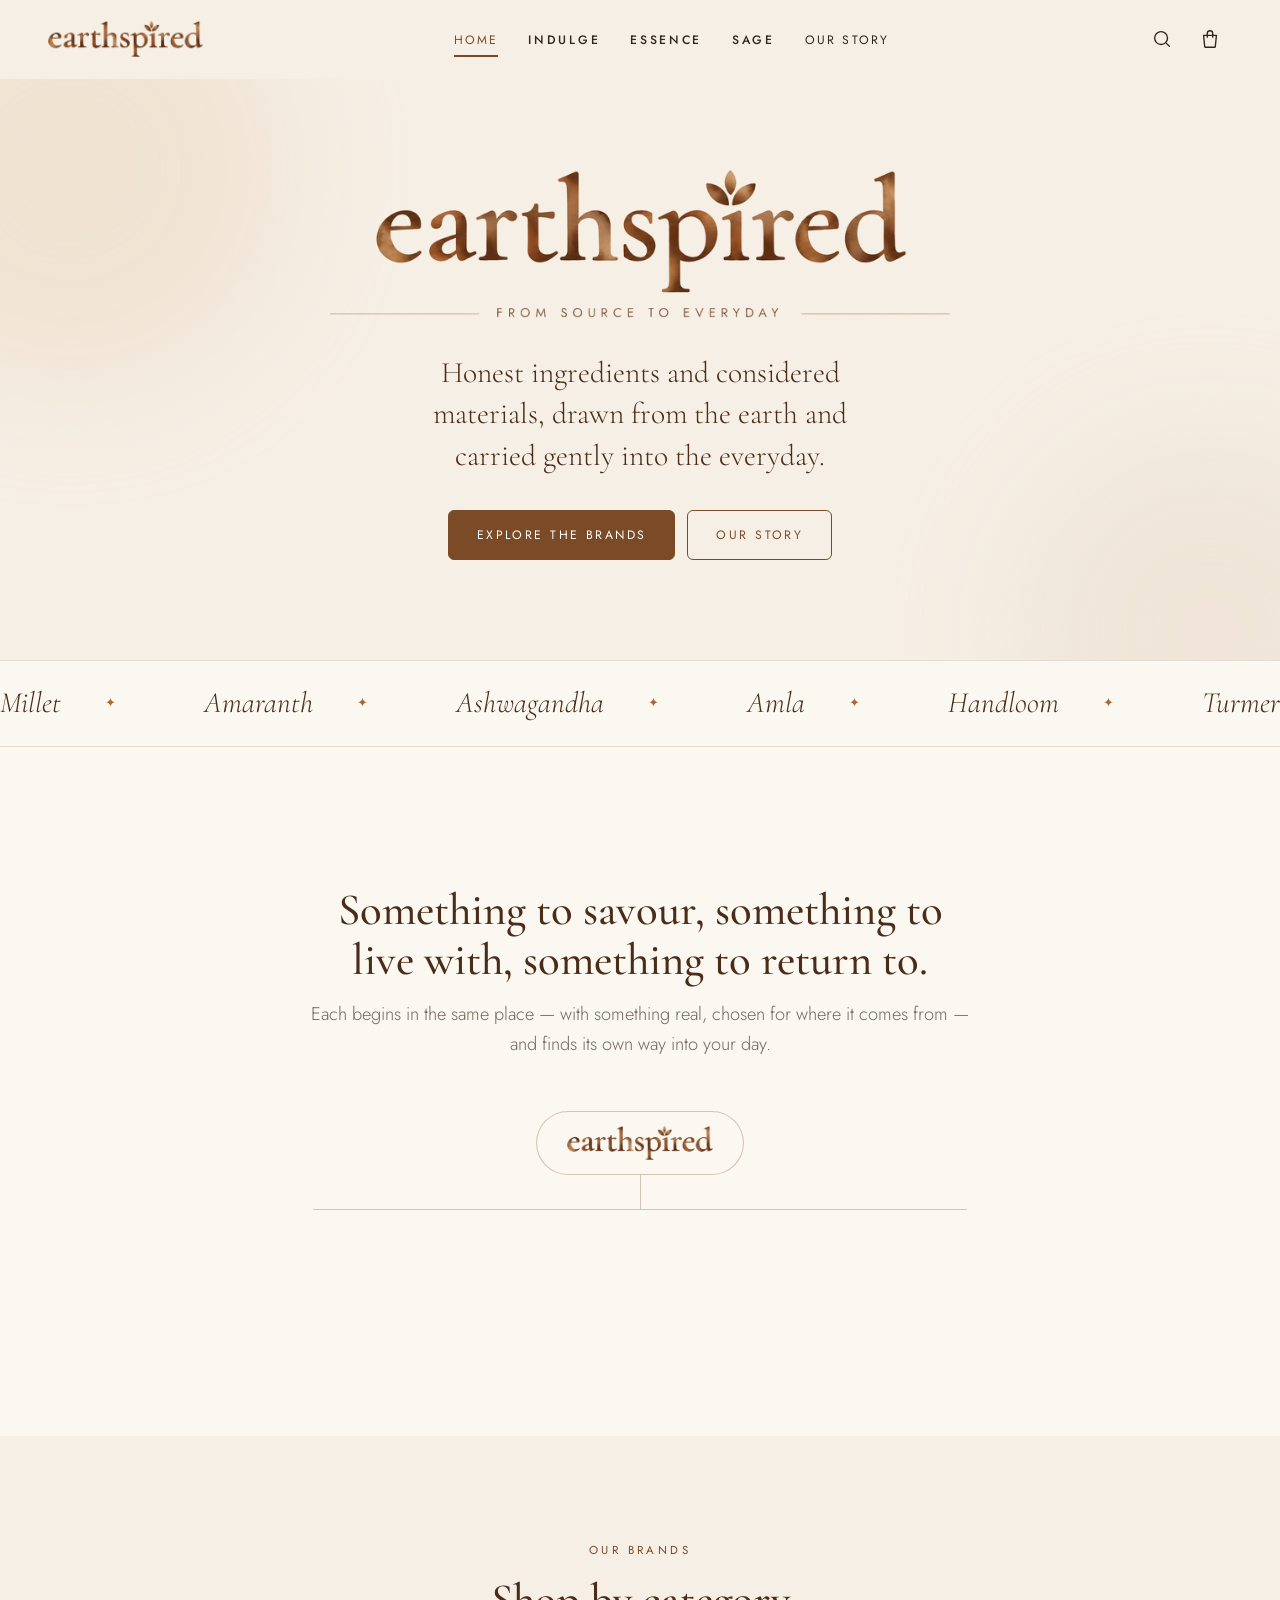
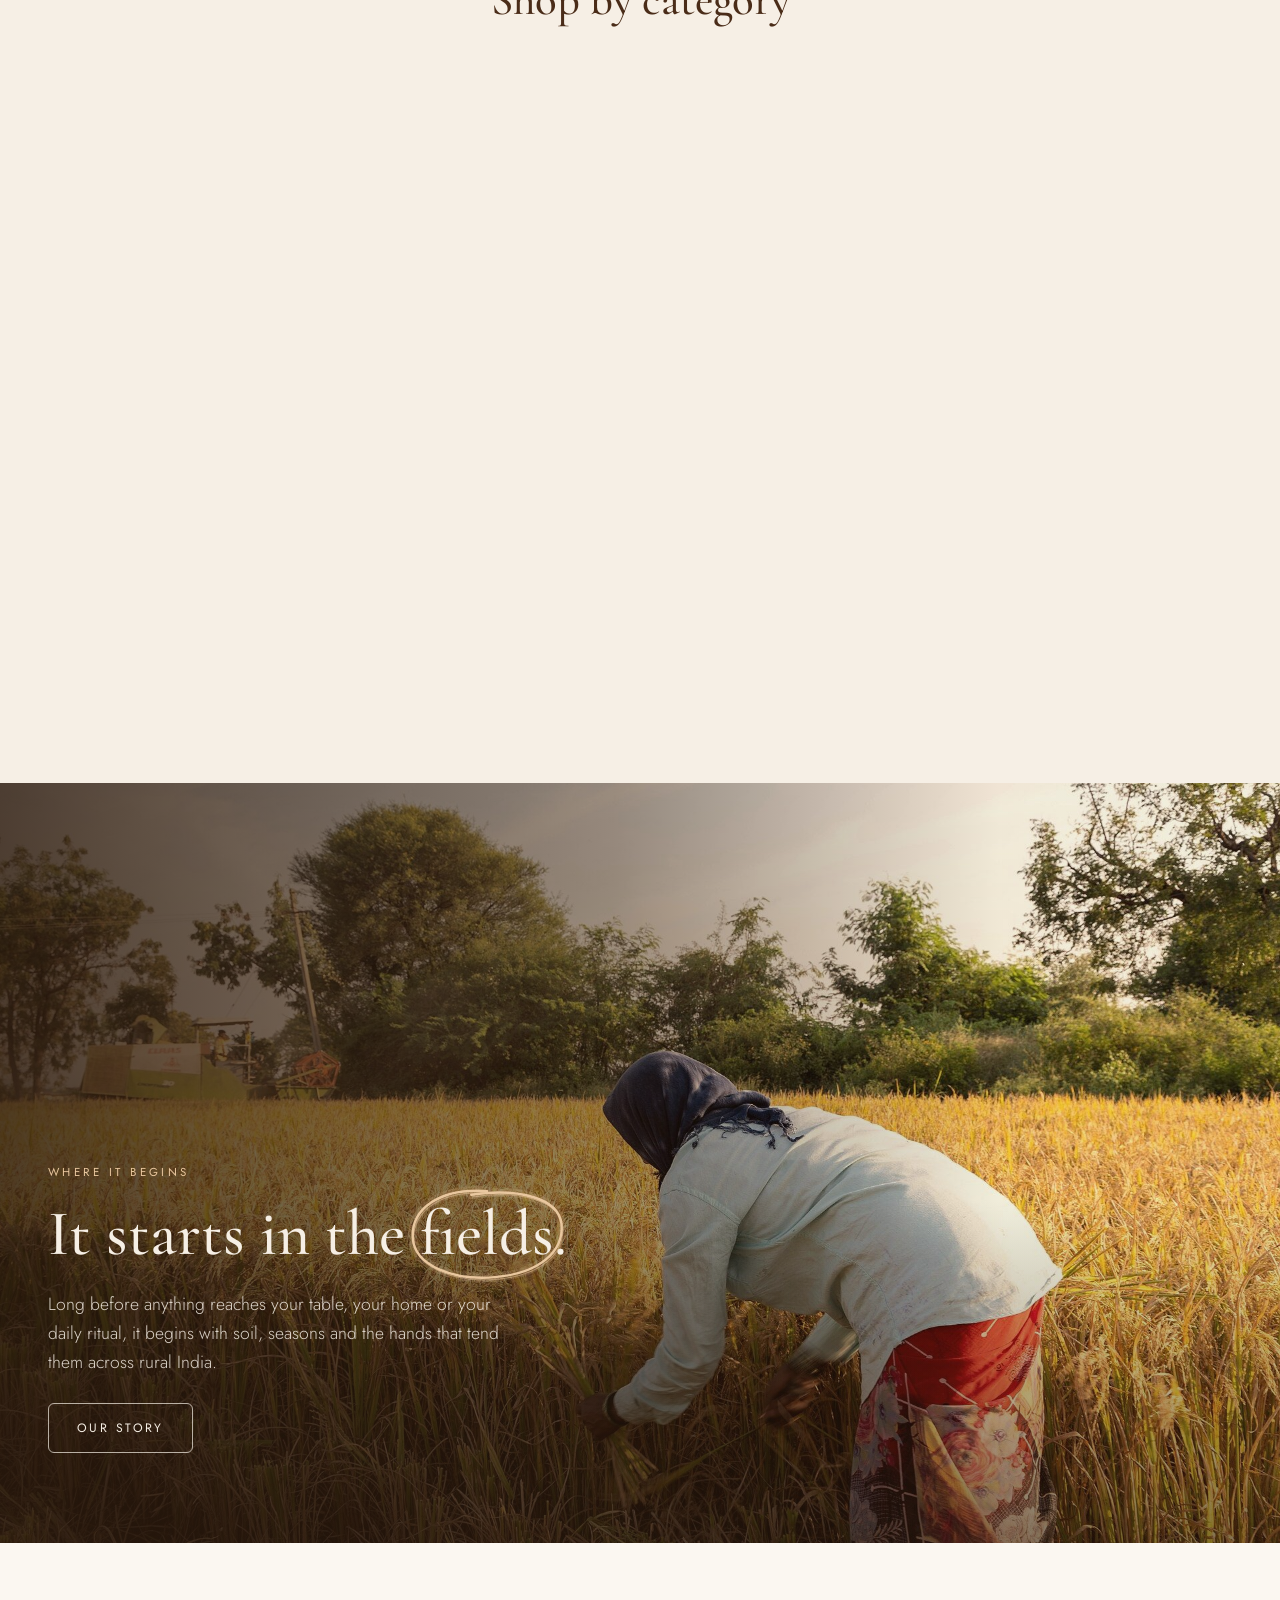
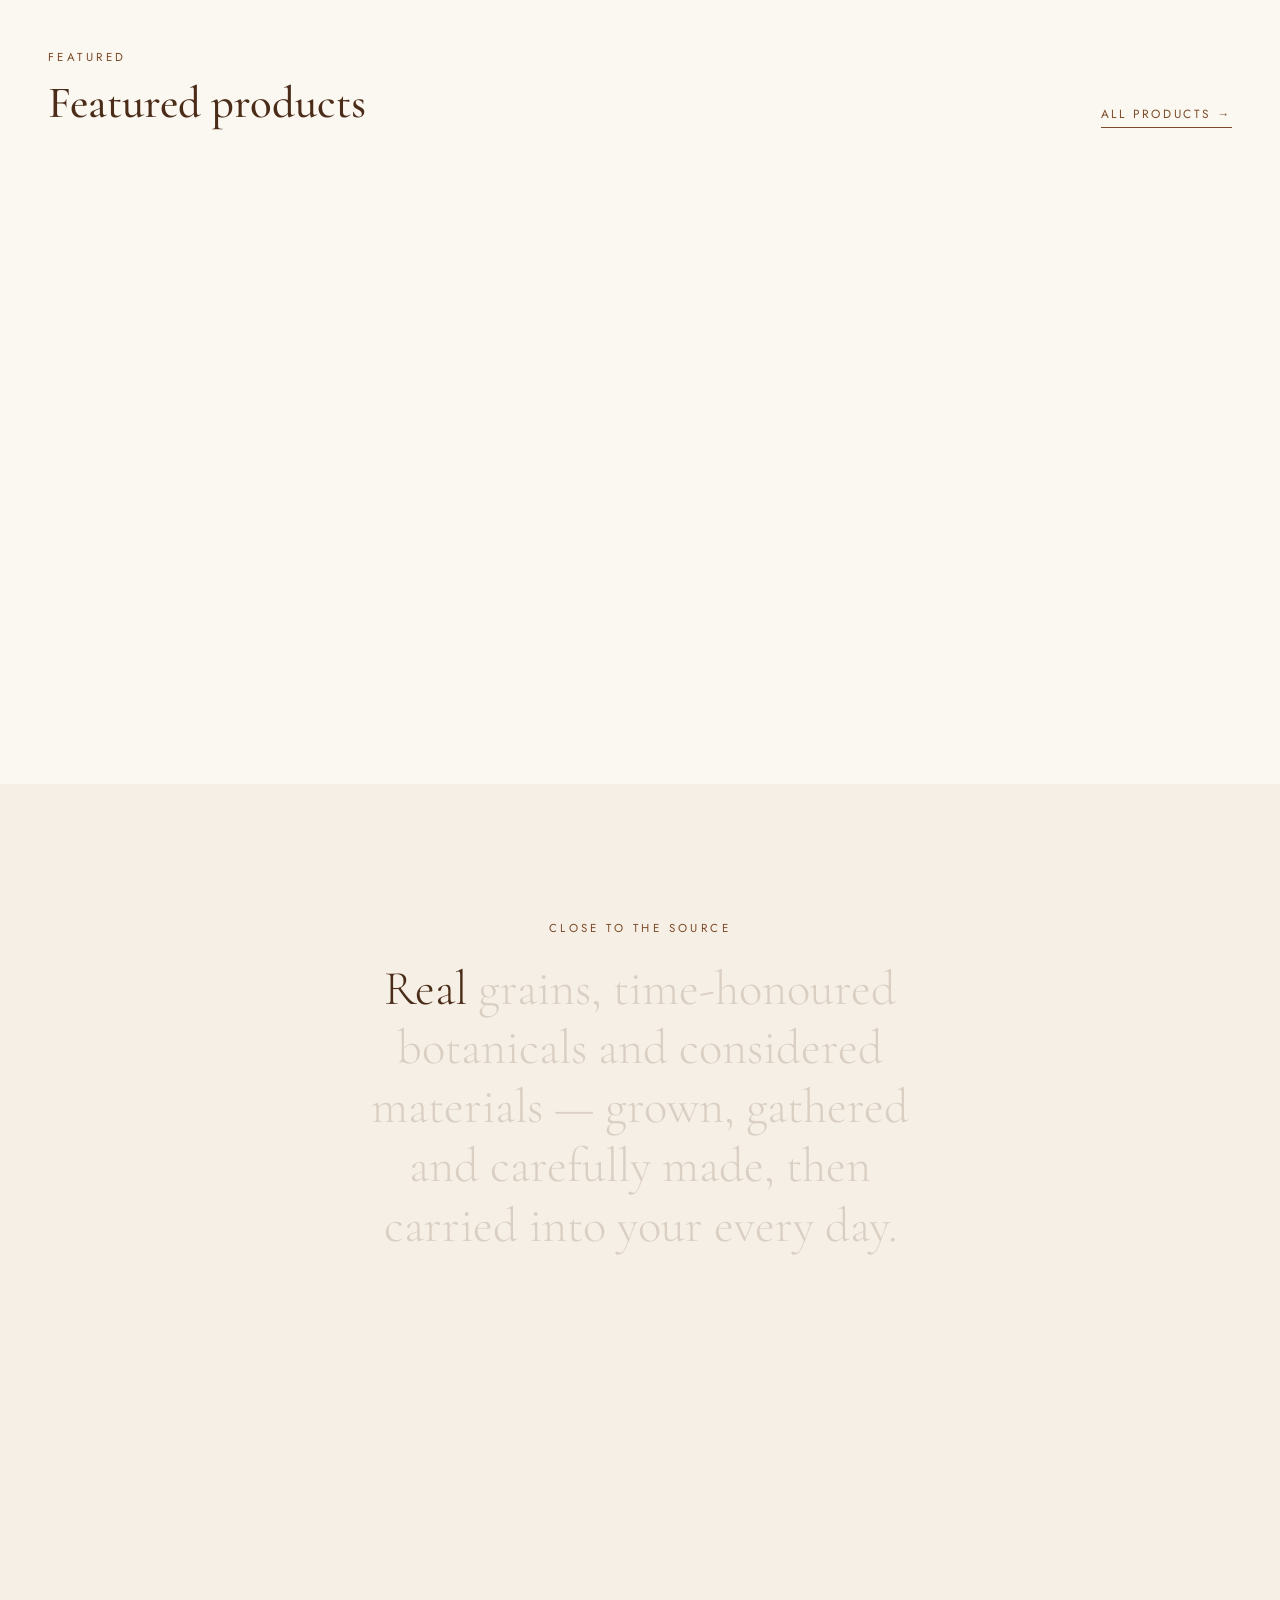
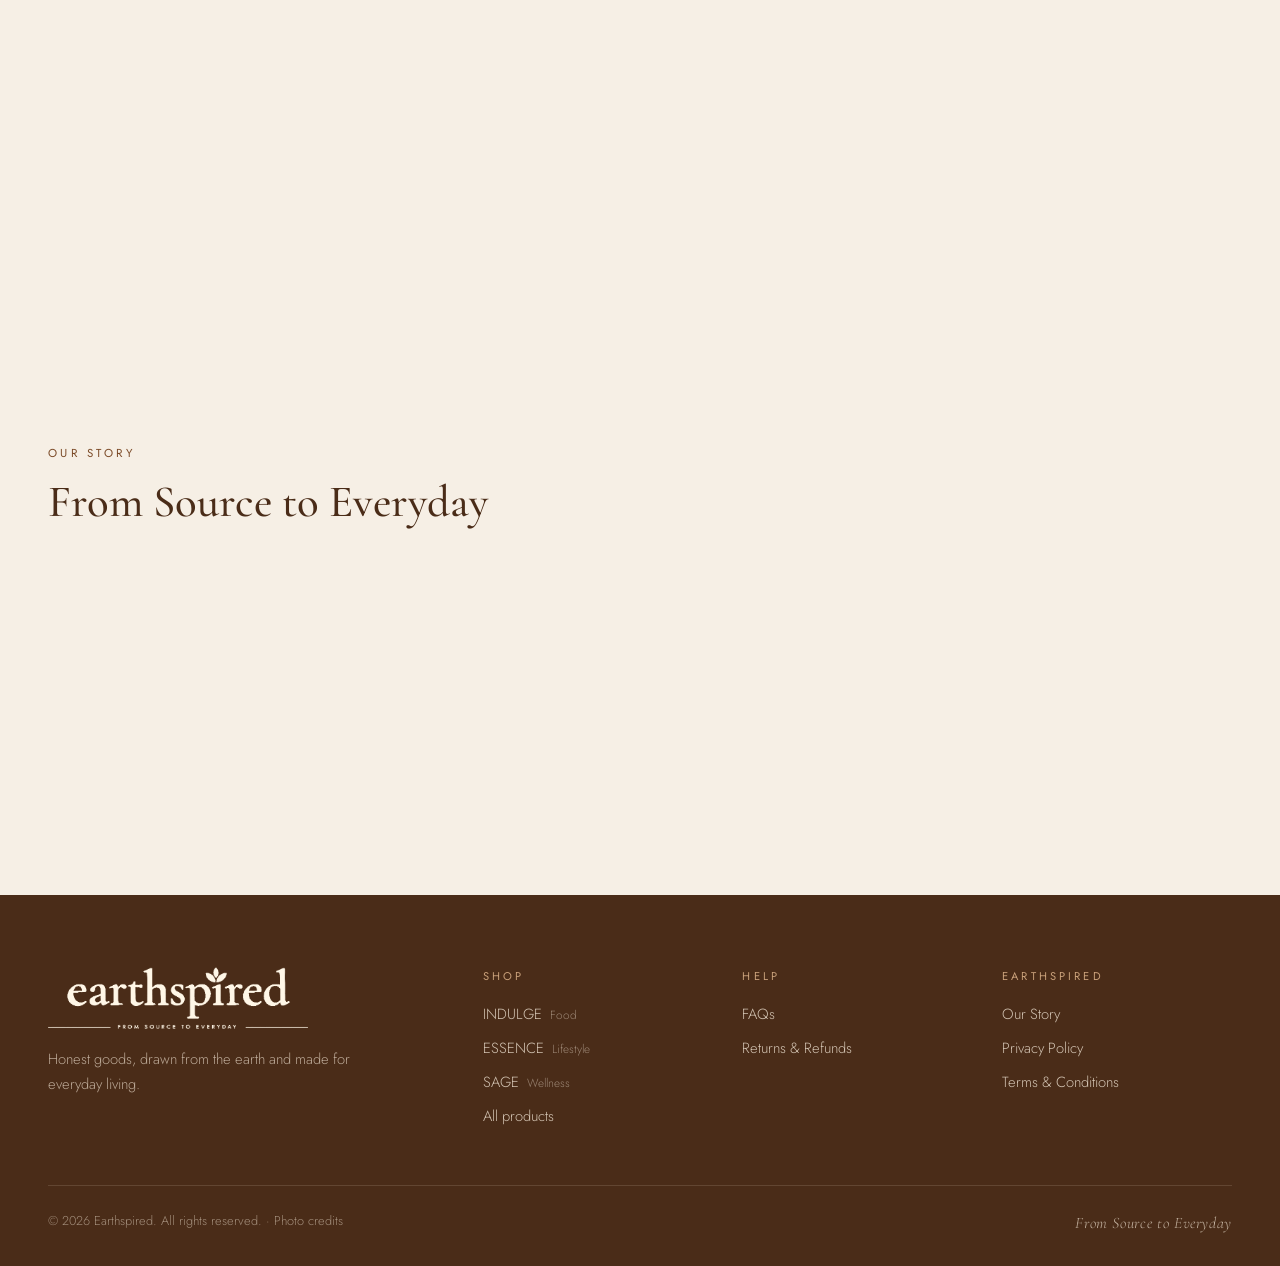
<file: index.html>
<!DOCTYPE html>
<html lang="en">
<head>
  <meta charset="UTF-8" />
  <meta name="viewport" content="width=device-width, initial-scale=1.0" />
  <title>Earthspired — From Source to Everyday</title>
  <meta name="description" content="Earthspired — From Source to Everyday. INDULGE, ESSENCE and SAGE: food, lifestyle and wellness drawn from the earth." />
  <link rel="icon" href="assets/img/logos/earthspired.png" />
  <link rel="preconnect" href="https://fonts.googleapis.com" />
  <link rel="preconnect" href="https://fonts.gstatic.com" crossorigin />
  <link href="https://fonts.googleapis.com/css2?family=Cormorant+Garamond:ital,wght@0,400;0,500;0,600;1,400&family=Jost:wght@300;400;500&display=swap" rel="stylesheet" />
  <link rel="stylesheet" href="assets/css/style.css" />
  <script>document.documentElement.classList.add("js");</script>
</head>
<body data-page="home">
  <div id="site-header"></div>

  <main id="main">
    <!-- HERO: introduction to Earthspired -->
    <section class="hero">
      <div class="container">
        <h1>Earthspired</h1>
        <img class="hero-logo" src="assets/img/logos/earthspired-full.png" alt="Earthspired — From Source to Everyday" />
        <p class="hero-intro">Honest ingredients and considered materials, drawn from the earth and carried gently into the everyday.</p>
        <div class="btn-row">
          <a class="btn" href="#brands">Explore the brands</a>
          <a class="btn btn--ghost" href="our-story.html">Our story</a>
        </div>
      </div>
    </section>

    <!-- MARQUEE -->
    <div class="marquee" aria-hidden="true">
      <div class="marquee-track">
        <span><span>Millet</span><span>Amaranth</span><span>Ashwagandha</span><span>Amla</span><span>Handloom</span><span>Turmeric</span><span>Block print</span><span>Spirulina</span><span>Shilajit</span><span>Aloe vera</span><span>Ginger</span></span>
        <span><span>Millet</span><span>Amaranth</span><span>Ashwagandha</span><span>Amla</span><span>Handloom</span><span>Turmeric</span><span>Block print</span><span>Spirulina</span><span>Shilajit</span><span>Aloe vera</span><span>Ginger</span></span>
      </div>
    </div>

    <!-- THE BRANDS: three expressions of Earthspired -->
    <section class="section section--paper" id="parent">
      <div class="container">
        <div class="section-head">
          <span class="eyebrow">Savour · Live · Nourish</span>
          <h2>Something to savour, something to live with, something to return to.</h2>
          <p class="lead">Each begins in the same place — with something real, chosen for where it comes from — and finds its own way into your day.</p>
        </div>
        <div class="structure">
          <div class="structure-root"><img src="assets/img/logos/earthspired.png" alt="Earthspired" /></div>
          <div class="structure-stem"></div>
          <div class="structure-branches" data-render="brand-trio"></div>
        </div>
      </div>
    </section>

    <!-- SUB-BRANDS (built from catalogue.js) -->
    <section class="section" id="brands">
      <div class="container">
        <div class="section-head">
          <span class="eyebrow">Our brands</span>
          <h2>Shop by category</h2>
        </div>
        <div class="brand-panels" data-render="brand-panels"></div>
      </div>
    </section>

    <!-- ORIGINS: rural India -->
    <section class="origins" id="origins">
      <div class="origins-bg kb"><img src="assets/img/origins/golden-harvest.jpg" alt="A woman harvesting golden rice by hand in a field in Karnataka" loading="lazy" /></div>
      <div class="container">
        <div class="origins-copy">
          <span class="eyebrow">Where it begins</span>
          <h2>It starts in the <span data-mark="circle" data-mark-delay=".5" style="--mark-color:#e9c79f">fields</span>.</h2>
          <p>Long before anything reaches your table, your home or your daily ritual, it begins with soil, seasons and the hands that tend them across rural India.</p>
          <div class="btn-row"><a class="btn btn--ghost" href="our-story.html">Our story</a></div>
        </div>
      </div>
    </section>

    <!-- FEATURED PRODUCTS (products with featured: true in catalogue.js) -->
    <section class="section section--paper" id="featured">
      <div class="container">
        <div class="section-head section-head--row">
          <div><span class="eyebrow">Featured</span><h2>Featured products</h2></div>
          <a class="link-arrow" href="search.html">All products →</a>
        </div>
        <div class="grid grid--products" data-render="featured"></div>
      </div>
    </section>

    <!-- STATEMENT -->
    <section class="statement">
      <div class="container">
        <span class="eyebrow">Close to the source</span>
        <p class="word-reveal">Real grains, time-honoured botanicals and considered materials — grown, gathered and carefully made, then carried into your every day.</p>
        <div class="field-strip">
          <figure><img src="assets/img/origins/field-rows.jpg" alt="Women working between rows of young crops in Gujarat" loading="lazy" /></figure>
          <figure><img src="assets/img/origins/women-farmers.jpg" alt="Two women farmers standing in a green field" loading="lazy" /></figure>
          <figure><img src="assets/img/origins/ploughing-oxen.jpg" alt="A farmer ploughing a paddy field with a pair of oxen in Madhya Pradesh" loading="lazy" /></figure>
        </div>
      </div>
    </section>

    <!-- BRAND STORY PREVIEW -->
    <section class="section" id="story">
      <div class="container split">
        <div>
          <span class="eyebrow">Our story</span>
          <h2>From Source to Everyday</h2>
          <p>Earthspired began with a simple belief: that the things we eat, live with and care for ourselves with should stay close to where they came from.</p>
          <p>So we start at the source — a grain baked rather than fried, a botanical in its simplest form, a plate made to be used every day — and carry it, carefully, into the everyday.</p>
          <a class="link-arrow" href="our-story.html">Read our story →</a>
        </div>
        <div class="mosaic">
          <img src="assets/img/origins/carrying-harvest.jpg" alt="Farmers carrying bundles of harvested rice across a field in Anegundi" loading="lazy" />
          <img src="assets/img/origins/sowing.jpg" alt="A farmer sowing seed in the Western Ghats, Maharashtra" loading="lazy" />
          <img src="assets/img/origins/village-road.jpg" alt="Women and cattle on a village road in Raichur" loading="lazy" />
        </div>
      </div>
    </section>
  </main>

  <div id="site-footer"></div>

  <script src="assets/js/config.js"></script>
  <script src="assets/js/catalogue.js"></script>
  <script src="assets/js/app.js"></script>
</body>
</html>
</file>
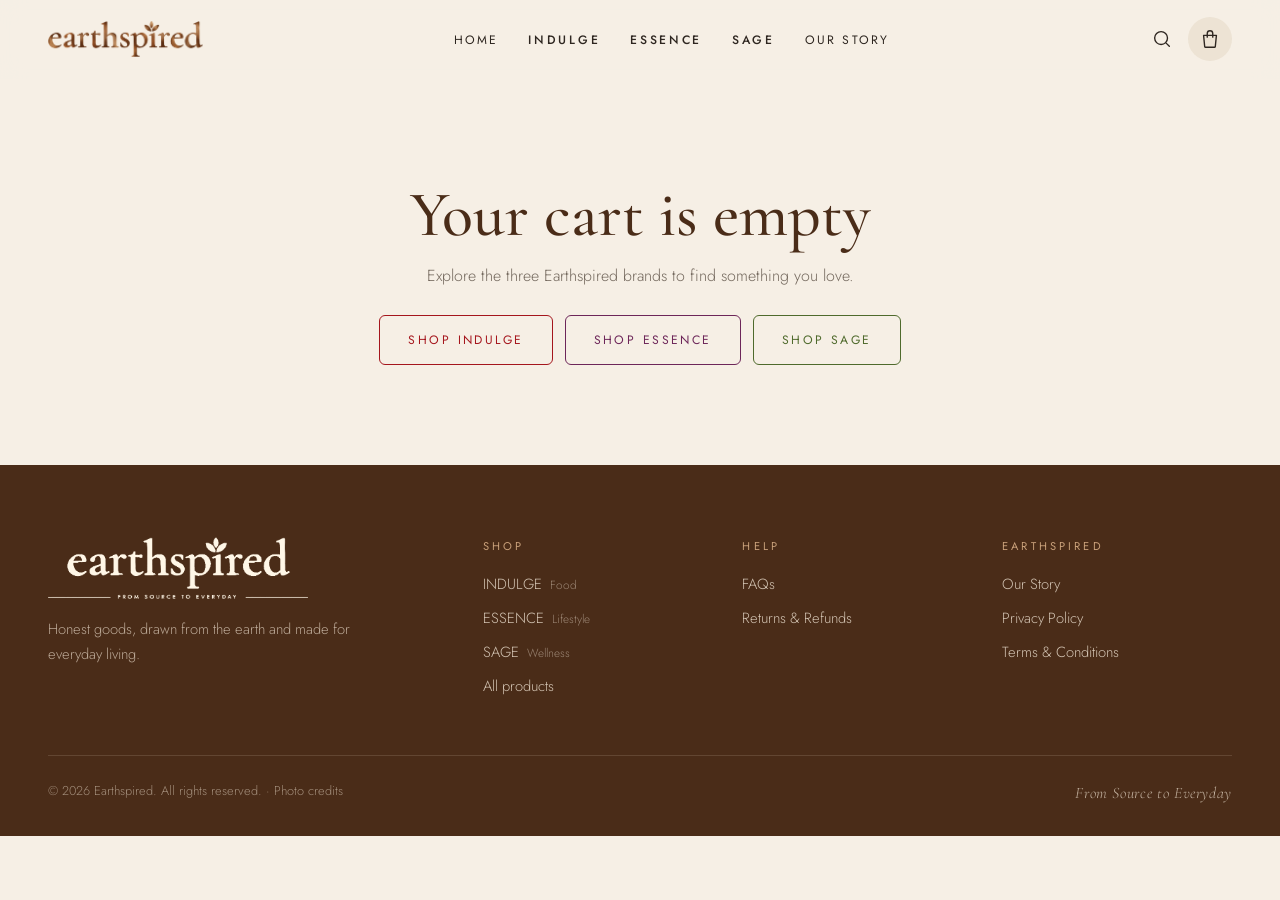
<file: cart.html>
<!DOCTYPE html>
<html lang="en">
<head>
  <meta charset="UTF-8" />
  <meta name="viewport" content="width=device-width, initial-scale=1.0" />
  <title>Cart — Earthspired</title>
  <meta name="description" content="Your Earthspired cart." />
  <link rel="icon" href="assets/img/logos/earthspired.png" />
  <link rel="preconnect" href="https://fonts.googleapis.com" />
  <link rel="preconnect" href="https://fonts.gstatic.com" crossorigin />
  <link href="https://fonts.googleapis.com/css2?family=Cormorant+Garamond:ital,wght@0,400;0,500;0,600;1,400&family=Jost:wght@300;400;500&display=swap" rel="stylesheet" />
  <link rel="stylesheet" href="assets/css/style.css" />
  <script>document.documentElement.classList.add("js");</script>
</head>
<body data-page="cart">
  <div id="site-header"></div>

  <main id="main">
    <!-- Built by app.js -->
  </main>

  <div id="site-footer"></div>

  <script src="assets/js/config.js"></script>
  <script src="assets/js/catalogue.js"></script>
  <script src="assets/js/app.js"></script>
</body>
</html>
</file>
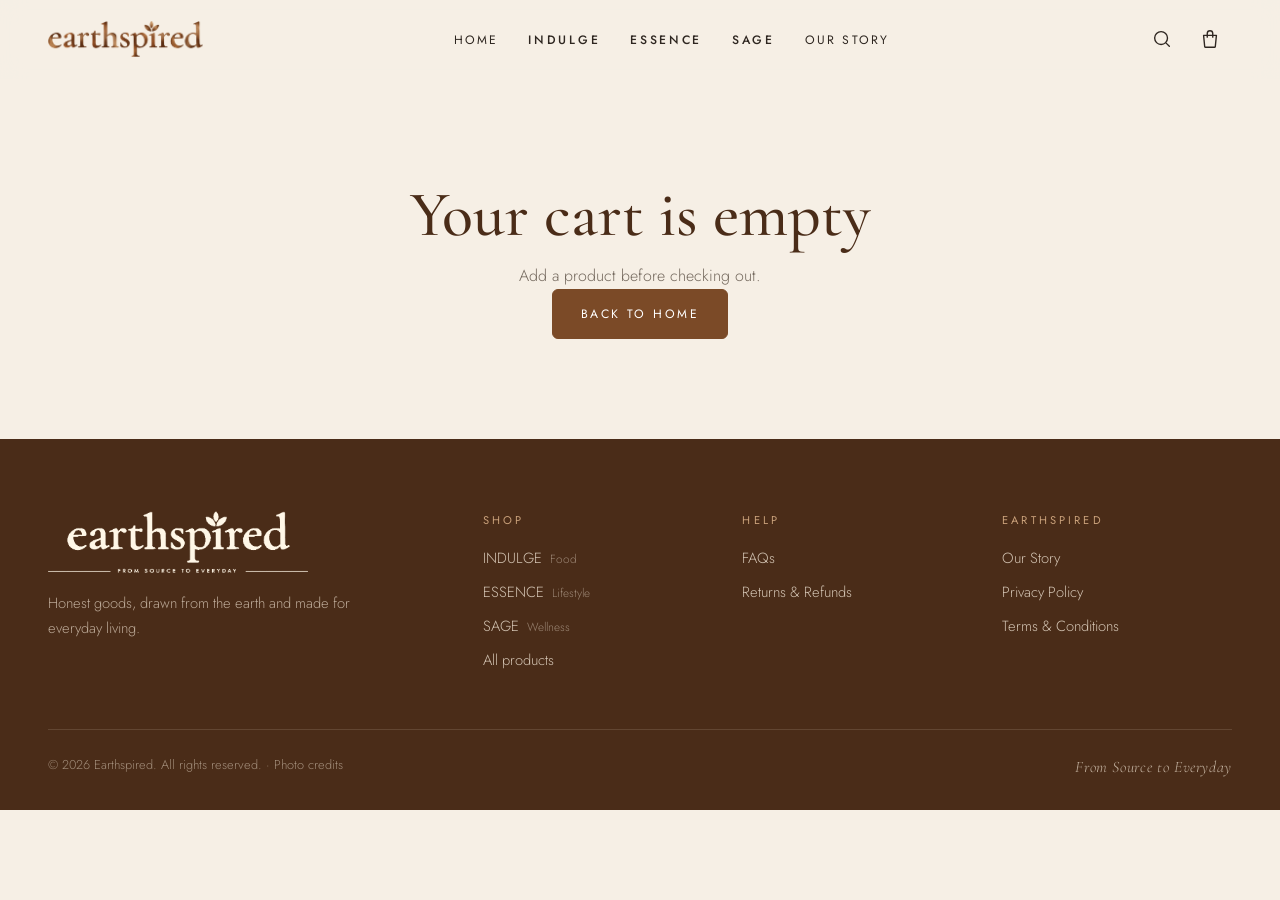
<file: checkout.html>
<!DOCTYPE html>
<html lang="en">
<head>
  <meta charset="UTF-8" />
  <meta name="viewport" content="width=device-width, initial-scale=1.0" />
  <title>Checkout — Earthspired</title>
  <meta name="description" content="Earthspired checkout." />
  <link rel="icon" href="assets/img/logos/earthspired.png" />
  <link rel="preconnect" href="https://fonts.googleapis.com" />
  <link rel="preconnect" href="https://fonts.gstatic.com" crossorigin />
  <link href="https://fonts.googleapis.com/css2?family=Cormorant+Garamond:ital,wght@0,400;0,500;0,600;1,400&family=Jost:wght@300;400;500&display=swap" rel="stylesheet" />
  <link rel="stylesheet" href="assets/css/style.css" />
  <script>document.documentElement.classList.add("js");</script>
</head>
<body data-page="checkout">
  <div id="site-header"></div>

  <main id="main">
    <!-- Built by app.js -->
  </main>

  <div id="site-footer"></div>

  <script src="assets/js/config.js"></script>
  <script src="assets/js/catalogue.js"></script>
  <script src="assets/js/app.js"></script>
</body>
</html>
</file>
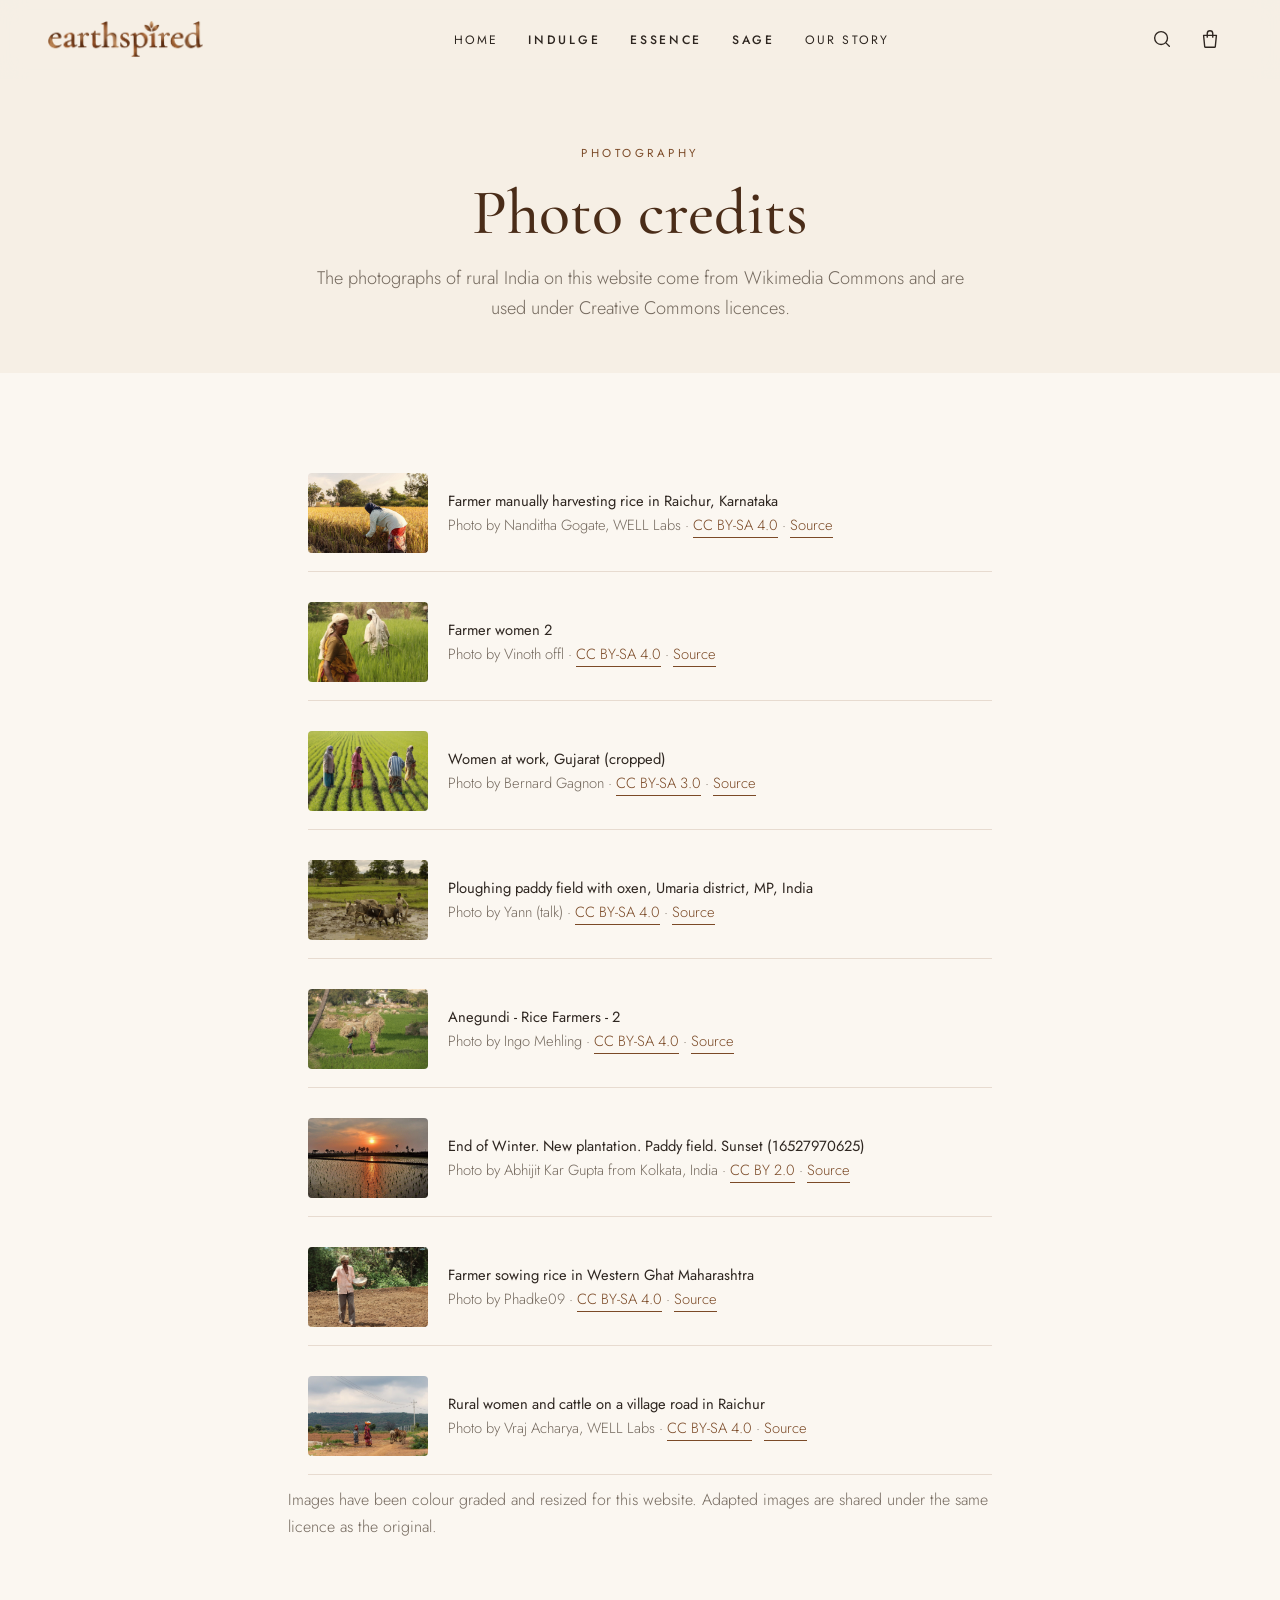
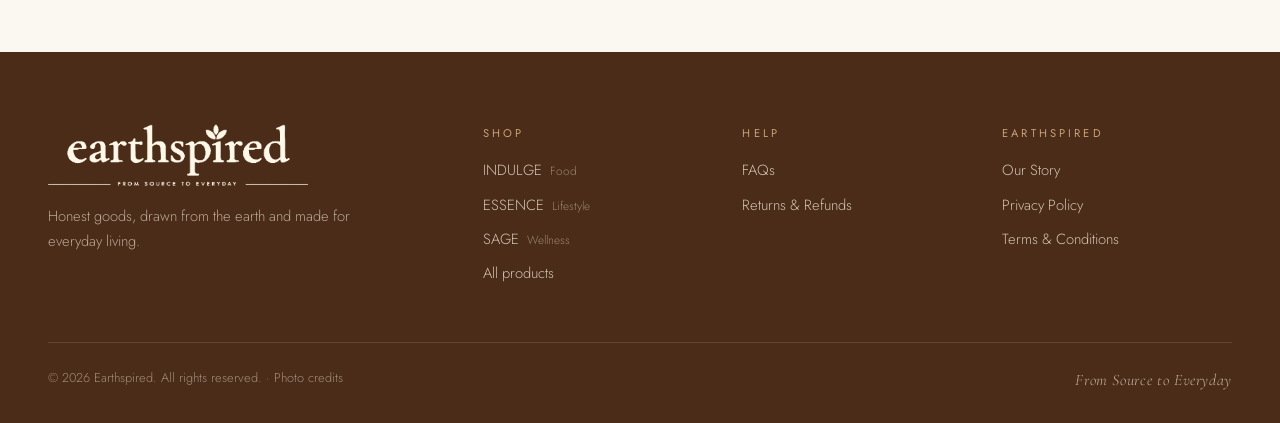
<file: credits.html>
<!DOCTYPE html>
<html lang="en">
<head>
  <meta charset="UTF-8" />
  <meta name="viewport" content="width=device-width, initial-scale=1.0" />
  <title>Photo credits — Earthspired</title>
  <meta name="description" content="Photography credits for the Earthspired website." />
  <link rel="icon" href="assets/img/logos/earthspired.png" />
  <link rel="preconnect" href="https://fonts.googleapis.com" />
  <link rel="preconnect" href="https://fonts.gstatic.com" crossorigin />
  <link href="https://fonts.googleapis.com/css2?family=Cormorant+Garamond:ital,wght@0,400;0,500;0,600;1,400&family=Jost:wght@300;400;500&display=swap" rel="stylesheet" />
  <link rel="stylesheet" href="assets/css/style.css" />
  <script>document.documentElement.classList.add("js");</script>
</head>
<body data-page="credits">
  <div id="site-header"></div>

  <main id="main">
    <section class="page-hero">
      <div class="container">
        <span class="eyebrow">Photography</span>
        <h1>Photo credits</h1>
        <p class="lead">The photographs of rural India on this website come from Wikimedia Commons and are used under Creative Commons licences.</p>
      </div>
    </section>
    <section class="section section--paper">
      <div class="container prose">
        <ul class="credits-list">
          <li><img src="assets/img/origins/golden-harvest.jpg" alt="" loading="lazy" /><p><strong>Farmer manually harvesting rice in Raichur, Karnataka</strong>Photo by Nanditha Gogate, WELL Labs · <a class="text-link" href="https://creativecommons.org/licenses/by-sa/4.0/" rel="noopener">CC BY-SA 4.0</a> · <a class="text-link" href="https://commons.wikimedia.org/wiki/File:Farmer_manually_harvesting_rice_in_Raichur,_Karnataka.jpg" rel="noopener">Source</a></p></li>
          <li><img src="assets/img/origins/women-farmers.jpg" alt="" loading="lazy" /><p><strong>Farmer women 2</strong>Photo by Vinoth offl · <a class="text-link" href="https://creativecommons.org/licenses/by-sa/4.0/" rel="noopener">CC BY-SA 4.0</a> · <a class="text-link" href="https://commons.wikimedia.org/wiki/File:Farmer_women_2.jpg" rel="noopener">Source</a></p></li>
          <li><img src="assets/img/origins/field-rows.jpg" alt="" loading="lazy" /><p><strong>Women at work, Gujarat (cropped)</strong>Photo by Bernard Gagnon · <a class="text-link" href="https://creativecommons.org/licenses/by-sa/3.0/" rel="noopener">CC BY-SA 3.0</a> · <a class="text-link" href="https://commons.wikimedia.org/wiki/File:Women_at_work,_Gujarat_(cropped).jpg" rel="noopener">Source</a></p></li>
          <li><img src="assets/img/origins/ploughing-oxen.jpg" alt="" loading="lazy" /><p><strong>Ploughing paddy field with oxen, Umaria district, MP, India</strong>Photo by Yann (talk) · <a class="text-link" href="https://creativecommons.org/licenses/by-sa/4.0/" rel="noopener">CC BY-SA 4.0</a> · <a class="text-link" href="https://commons.wikimedia.org/wiki/File:Ploughing_paddy_field_with_oxen,_Umaria_district,_MP,_India.jpg" rel="noopener">Source</a></p></li>
          <li><img src="assets/img/origins/carrying-harvest.jpg" alt="" loading="lazy" /><p><strong>Anegundi - Rice Farmers - 2</strong>Photo by Ingo Mehling · <a class="text-link" href="https://creativecommons.org/licenses/by-sa/4.0/" rel="noopener">CC BY-SA 4.0</a> · <a class="text-link" href="https://commons.wikimedia.org/wiki/File:Anegundi_-_Rice_Farmers_-_2.jpg" rel="noopener">Source</a></p></li>
          <li><img src="assets/img/origins/paddy-sunset.jpg" alt="" loading="lazy" /><p><strong>End of Winter. New plantation. Paddy field. Sunset (16527970625)</strong>Photo by Abhijit Kar Gupta from Kolkata, India · <a class="text-link" href="https://creativecommons.org/licenses/by/2.0/" rel="noopener">CC BY 2.0</a> · <a class="text-link" href="https://commons.wikimedia.org/wiki/File:End_of_Winter._New_plantation._Paddy_field._Sunset_(16527970625).jpg" rel="noopener">Source</a></p></li>
          <li><img src="assets/img/origins/sowing.jpg" alt="" loading="lazy" /><p><strong>Farmer sowing rice in Western Ghat Maharashtra</strong>Photo by Phadke09 · <a class="text-link" href="https://creativecommons.org/licenses/by-sa/4.0/" rel="noopener">CC BY-SA 4.0</a> · <a class="text-link" href="https://commons.wikimedia.org/wiki/File:Farmer_sowing_rice_in_Western_Ghat_Maharashtra.jpg" rel="noopener">Source</a></p></li>
          <li><img src="assets/img/origins/village-road.jpg" alt="" loading="lazy" /><p><strong>Rural women and cattle on a village road in Raichur</strong>Photo by Vraj Acharya, WELL Labs · <a class="text-link" href="https://creativecommons.org/licenses/by-sa/4.0/" rel="noopener">CC BY-SA 4.0</a> · <a class="text-link" href="https://commons.wikimedia.org/wiki/File:Rural_women_and_cattle_on_a_village_road_in_Raichur.jpg" rel="noopener">Source</a></p></li>
        </ul>
        <p>Images have been colour graded and resized for this website. Adapted images are shared under the same licence as the original.</p>
      </div>
    </section>
  </main>

  <div id="site-footer"></div>

  <script src="assets/js/config.js"></script>
  <script src="assets/js/catalogue.js"></script>
  <script src="assets/js/app.js"></script>
</body>
</html>
</file>
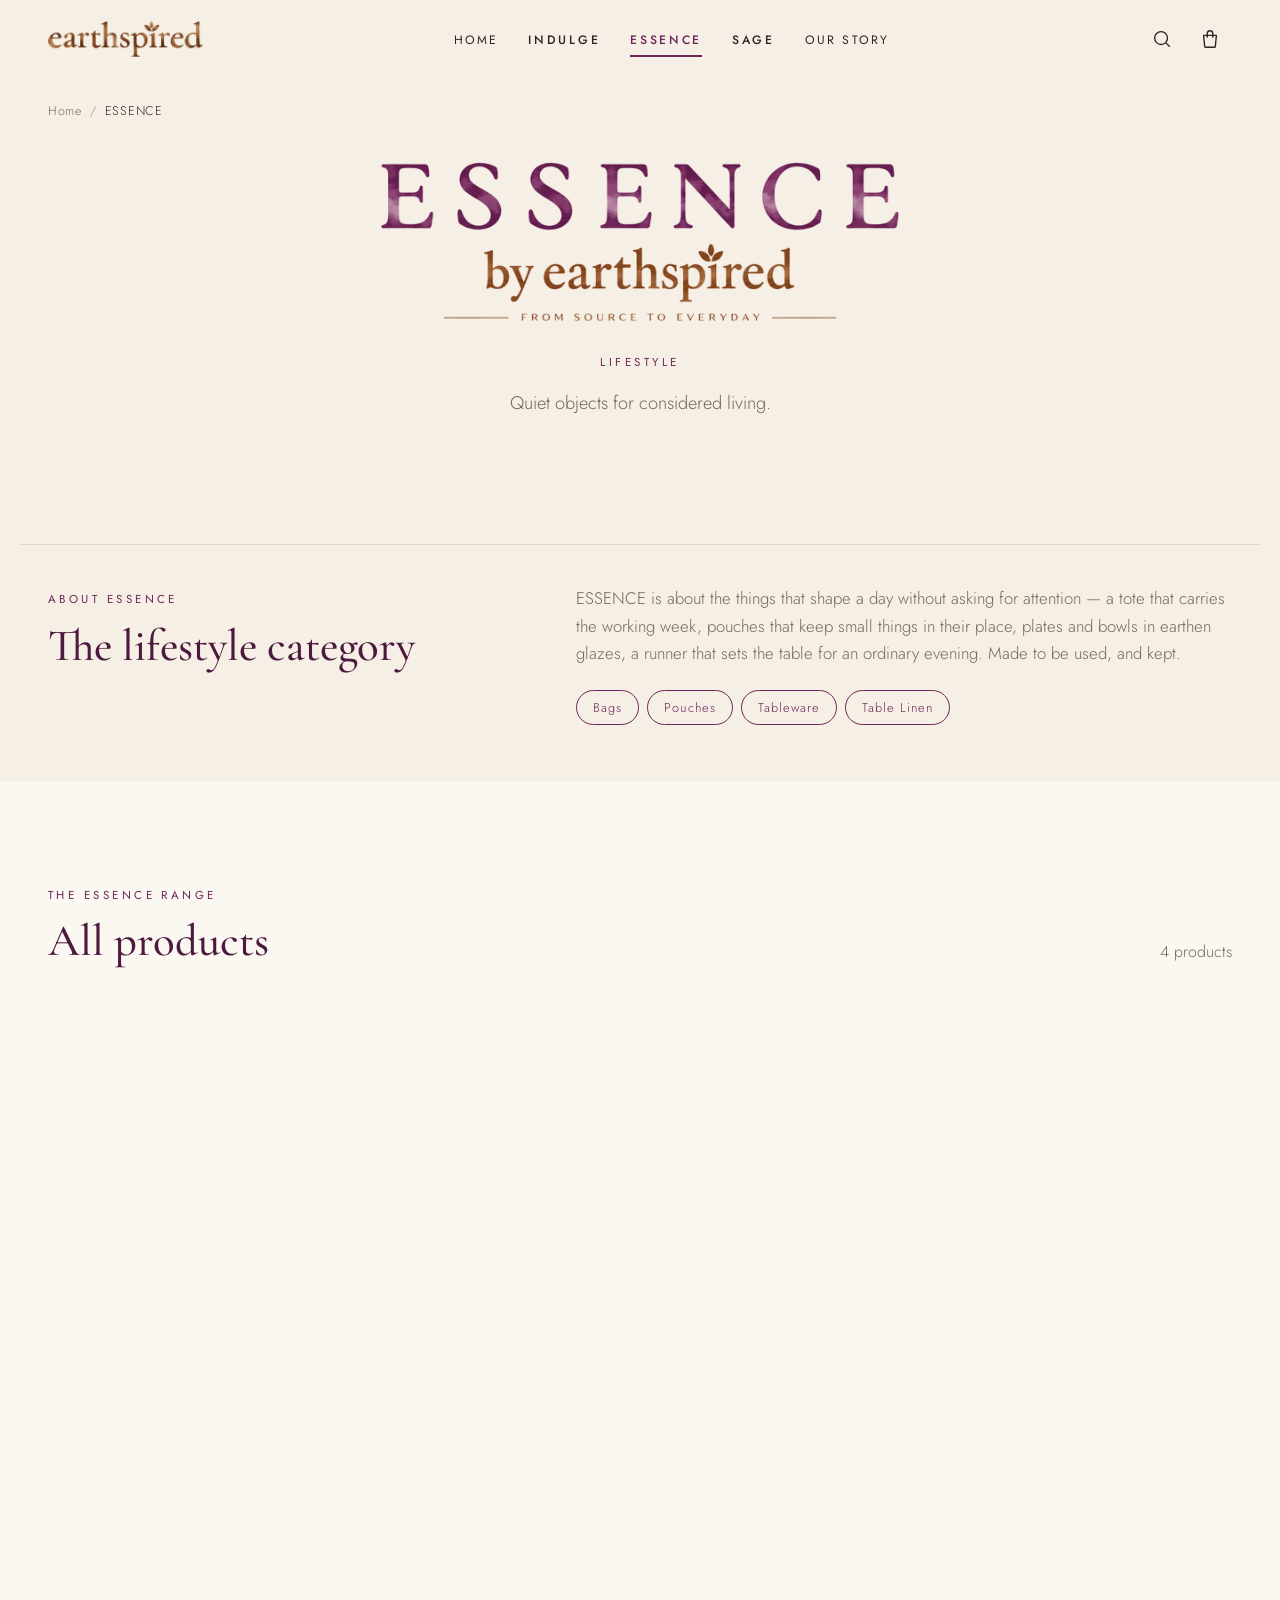
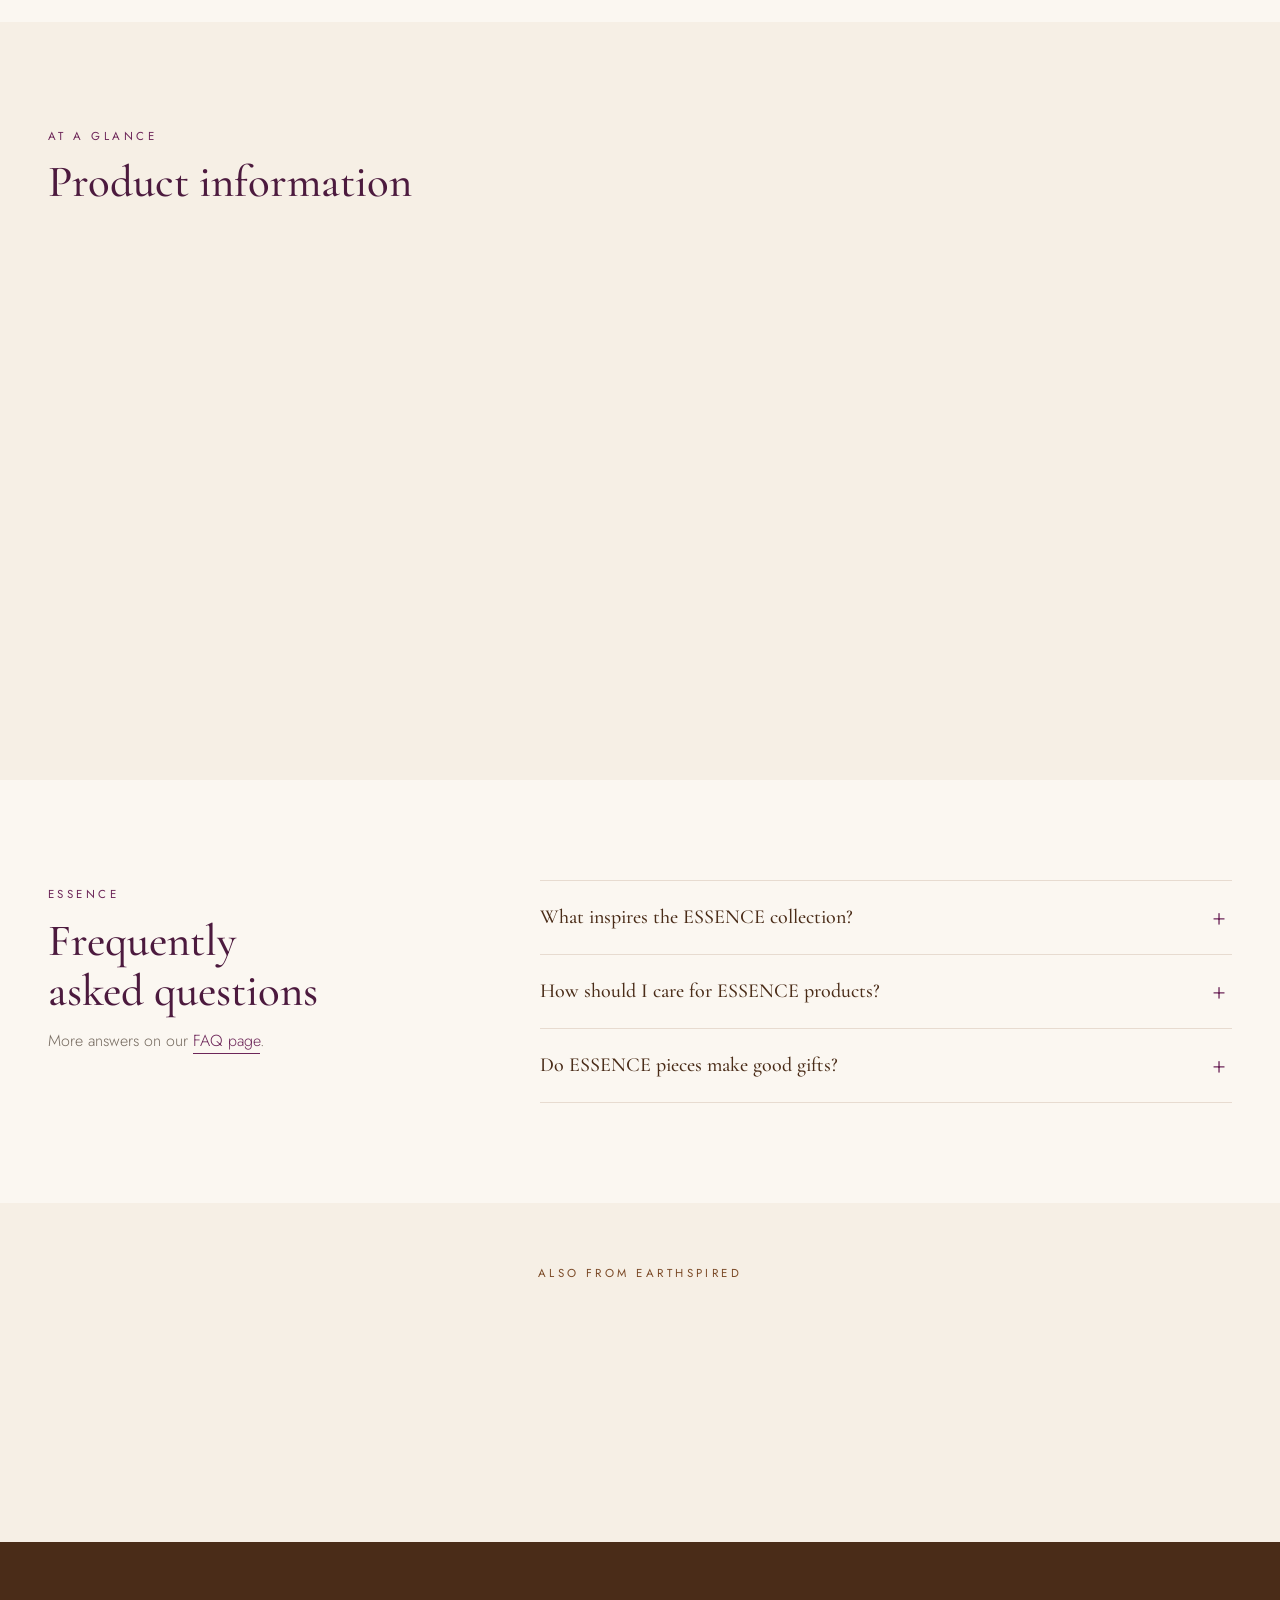
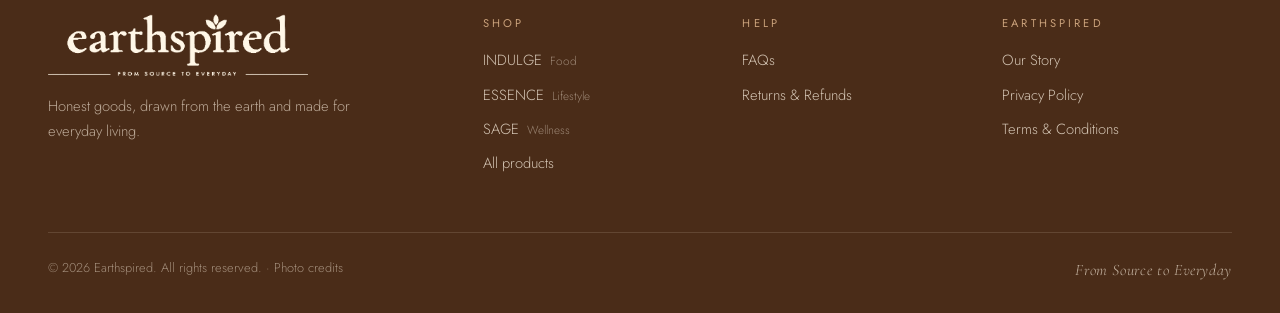
<file: essence.html>
<!DOCTYPE html>
<html lang="en">
<head>
  <meta charset="UTF-8" />
  <meta name="viewport" content="width=device-width, initial-scale=1.0" />
  <title>ESSENCE — Lifestyle by Earthspired</title>
  <meta name="description" content="ESSENCE by Earthspired — the lifestyle range." />
  <link rel="icon" href="assets/img/logos/earthspired.png" />
  <link rel="preconnect" href="https://fonts.googleapis.com" />
  <link rel="preconnect" href="https://fonts.gstatic.com" crossorigin />
  <link href="https://fonts.googleapis.com/css2?family=Cormorant+Garamond:ital,wght@0,400;0,500;0,600;1,400&family=Jost:wght@300;400;500&display=swap" rel="stylesheet" />
  <link rel="stylesheet" href="assets/css/style.css" />
  <script>document.documentElement.classList.add("js");</script>
</head>
<body data-page="brand" data-brand="essence">
  <div id="site-header"></div>

  <main id="main">
    <!-- Built from catalogue.js (ES.BRANDS.essence and its products) -->
  </main>

  <div id="site-footer"></div>

  <script src="assets/js/config.js"></script>
  <script src="assets/js/catalogue.js"></script>
  <script src="assets/js/app.js"></script>
</body>
</html>
</file>
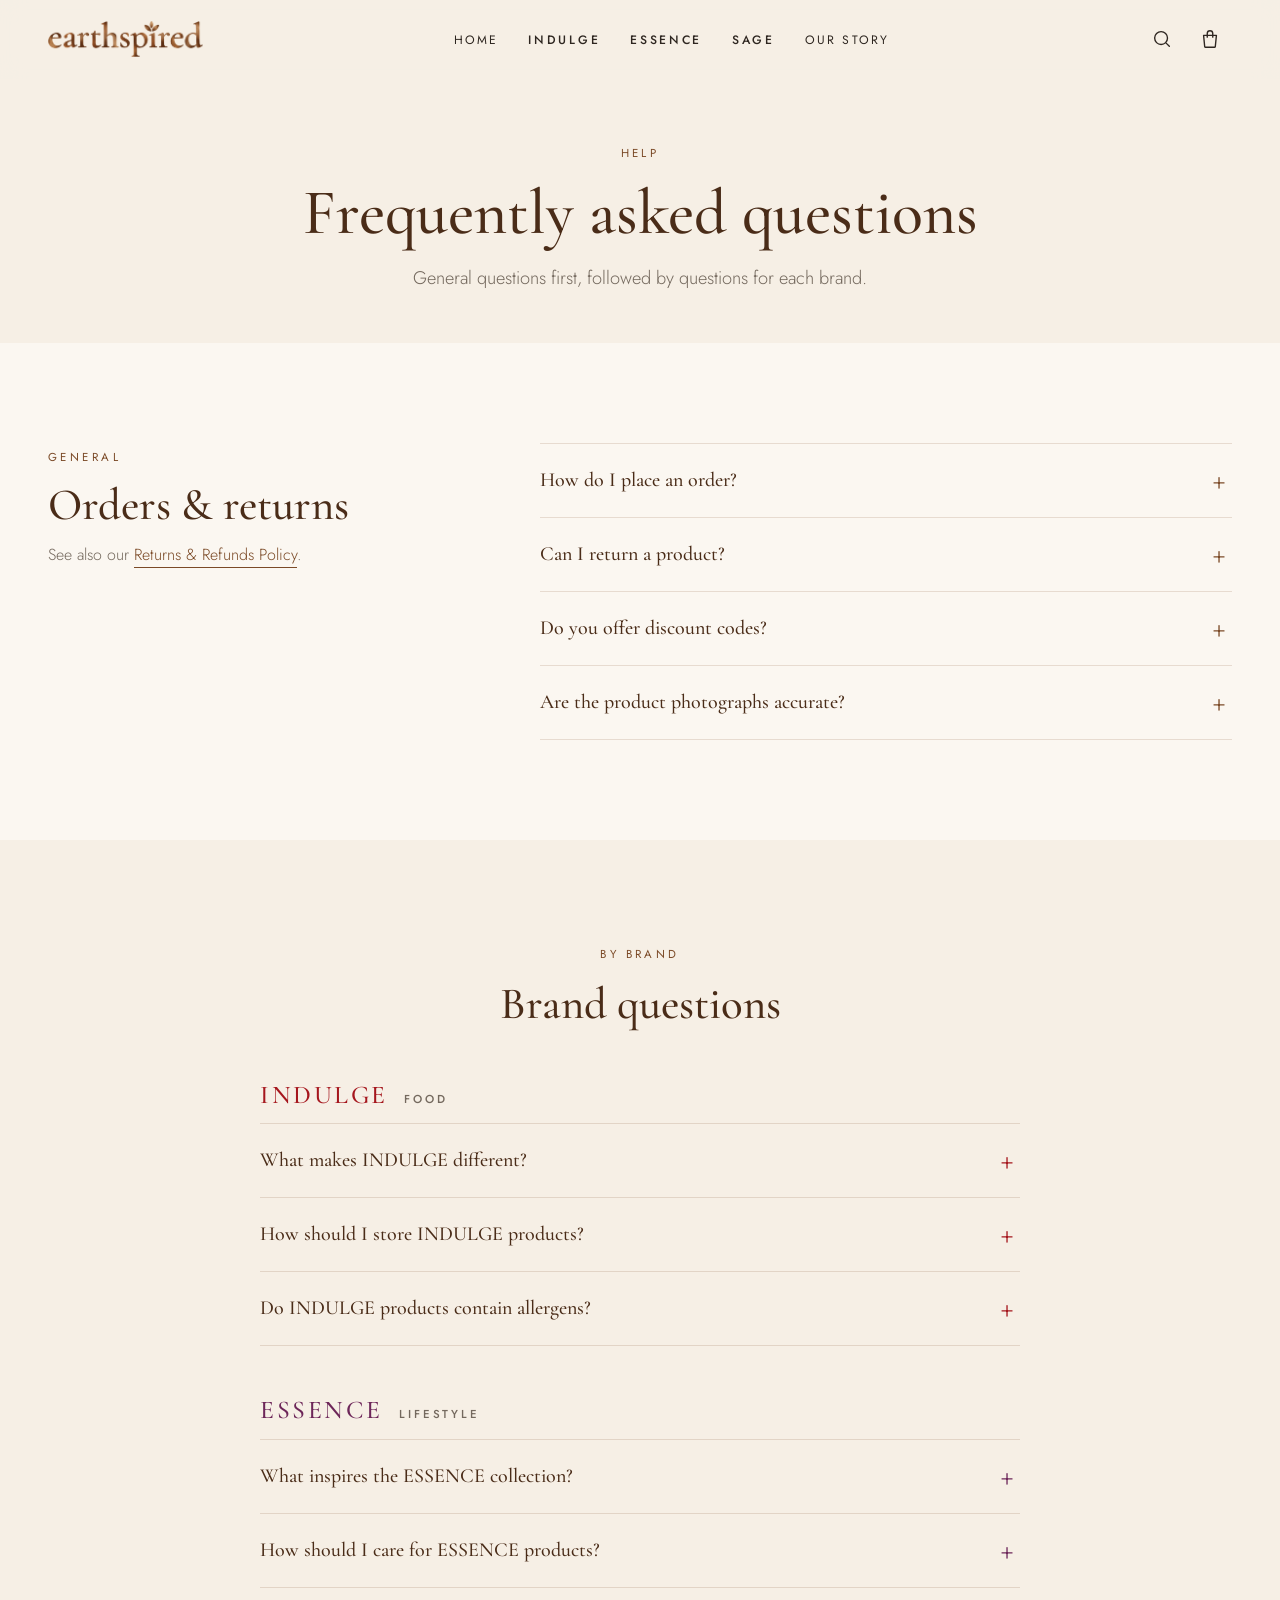
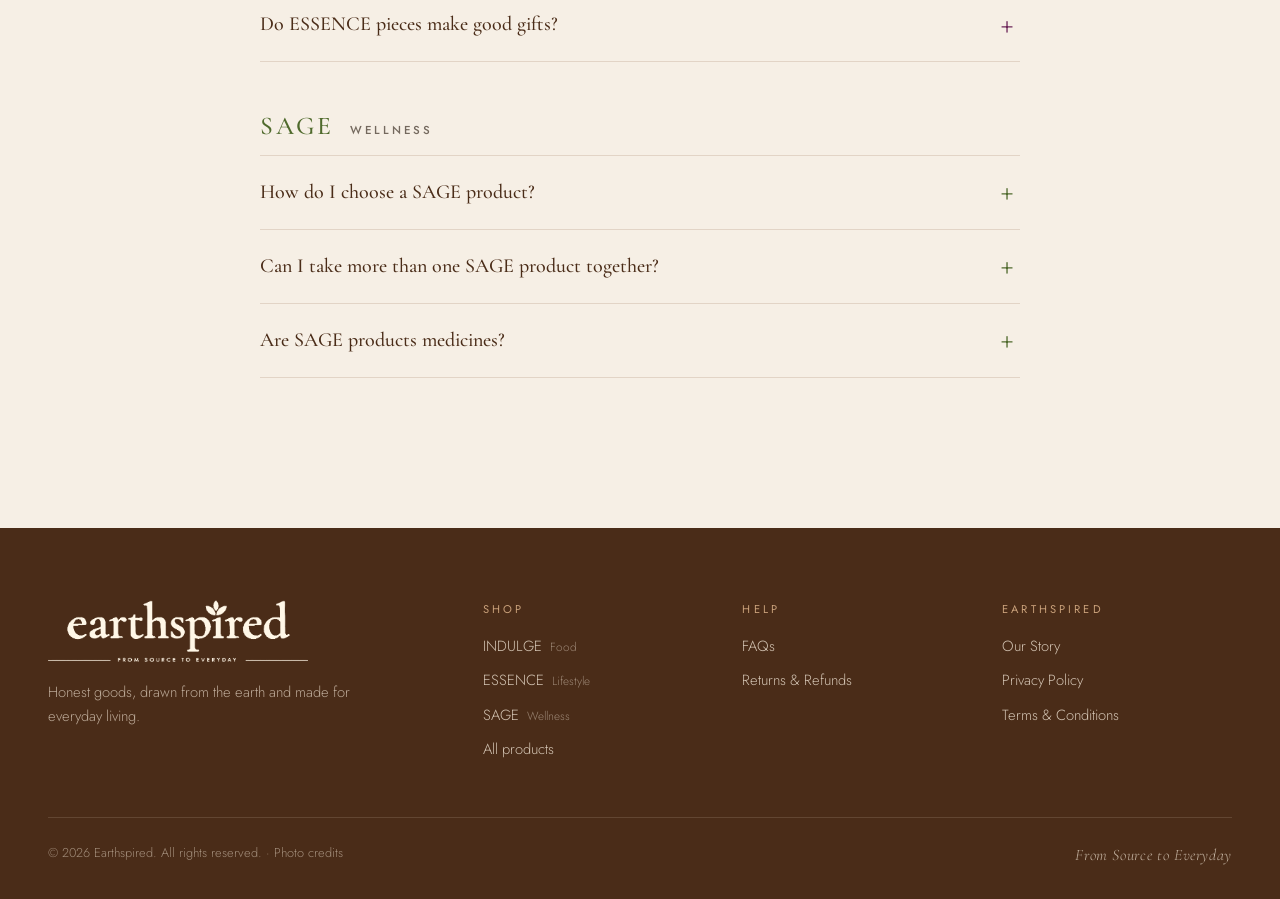
<file: faq.html>
<!DOCTYPE html>
<html lang="en">
<head>
  <meta charset="UTF-8" />
  <meta name="viewport" content="width=device-width, initial-scale=1.0" />
  <title>FAQs — Earthspired</title>
  <meta name="description" content="Frequently asked questions about Earthspired." />
  <link rel="icon" href="assets/img/logos/earthspired.png" />
  <link rel="preconnect" href="https://fonts.googleapis.com" />
  <link rel="preconnect" href="https://fonts.gstatic.com" crossorigin />
  <link href="https://fonts.googleapis.com/css2?family=Cormorant+Garamond:ital,wght@0,400;0,500;0,600;1,400&family=Jost:wght@300;400;500&display=swap" rel="stylesheet" />
  <link rel="stylesheet" href="assets/css/style.css" />
  <script>document.documentElement.classList.add("js");</script>
</head>
<body data-page="faq">
  <div id="site-header"></div>

  <main id="main">
    <section class="page-hero">
      <div class="container">
        <span class="eyebrow">Help</span>
        <h1>Frequently asked questions</h1>
        <p class="lead">General questions first, followed by questions for each brand.</p>
      </div>
    </section>
    <section class="section section--paper">
      <div class="container faq-wrap">
        <div><span class="eyebrow">General</span><h2>Orders &amp; returns</h2><p class="muted">See also our <a class="text-link" href="returns.html">Returns &amp; Refunds Policy</a>.</p></div>
        <div data-render="general-faqs"></div>
      </div>
    </section>
    <section class="section">
      <div class="container">
        <div class="section-head"><span class="eyebrow">By brand</span><h2>Brand questions</h2></div>
        <div class="prose" data-render="brand-faqs"></div>
      </div>
    </section>
  </main>

  <div id="site-footer"></div>

  <script src="assets/js/config.js"></script>
  <script src="assets/js/catalogue.js"></script>
  <script src="assets/js/app.js"></script>
</body>
</html>
</file>
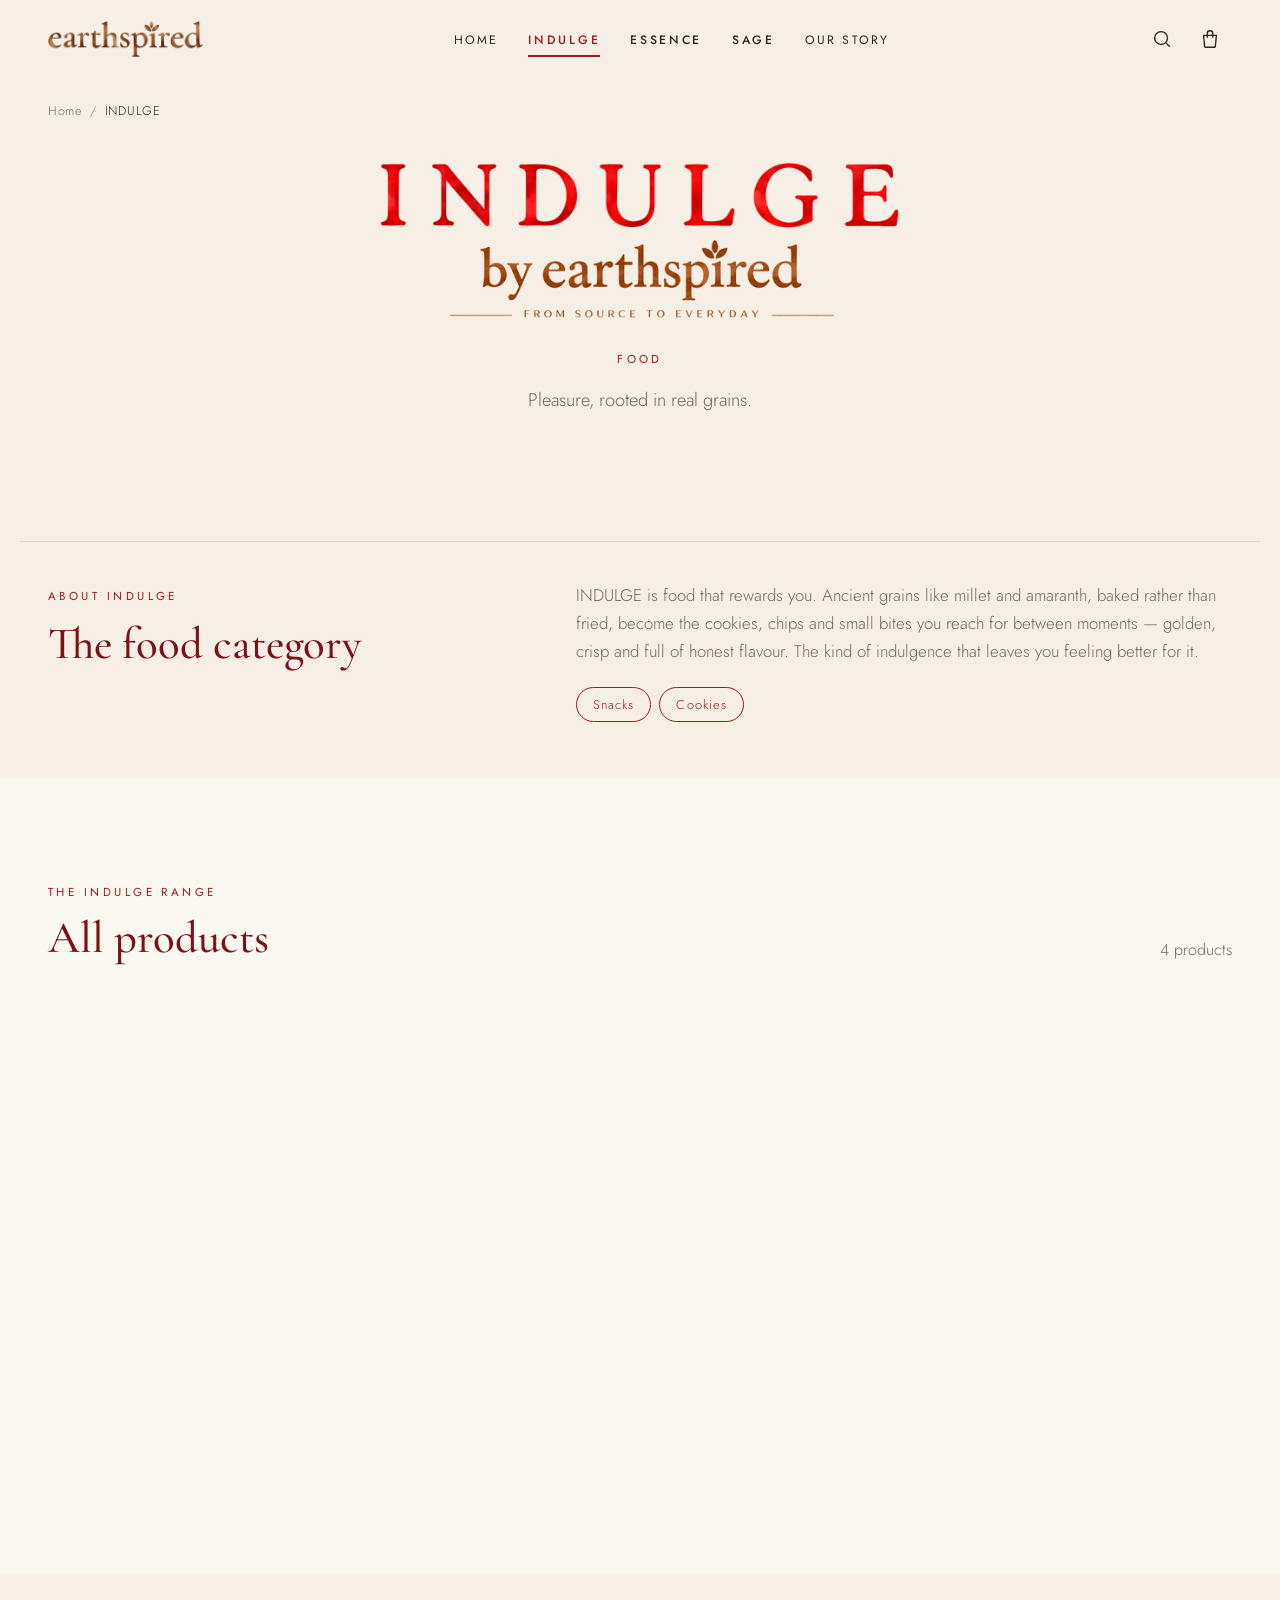
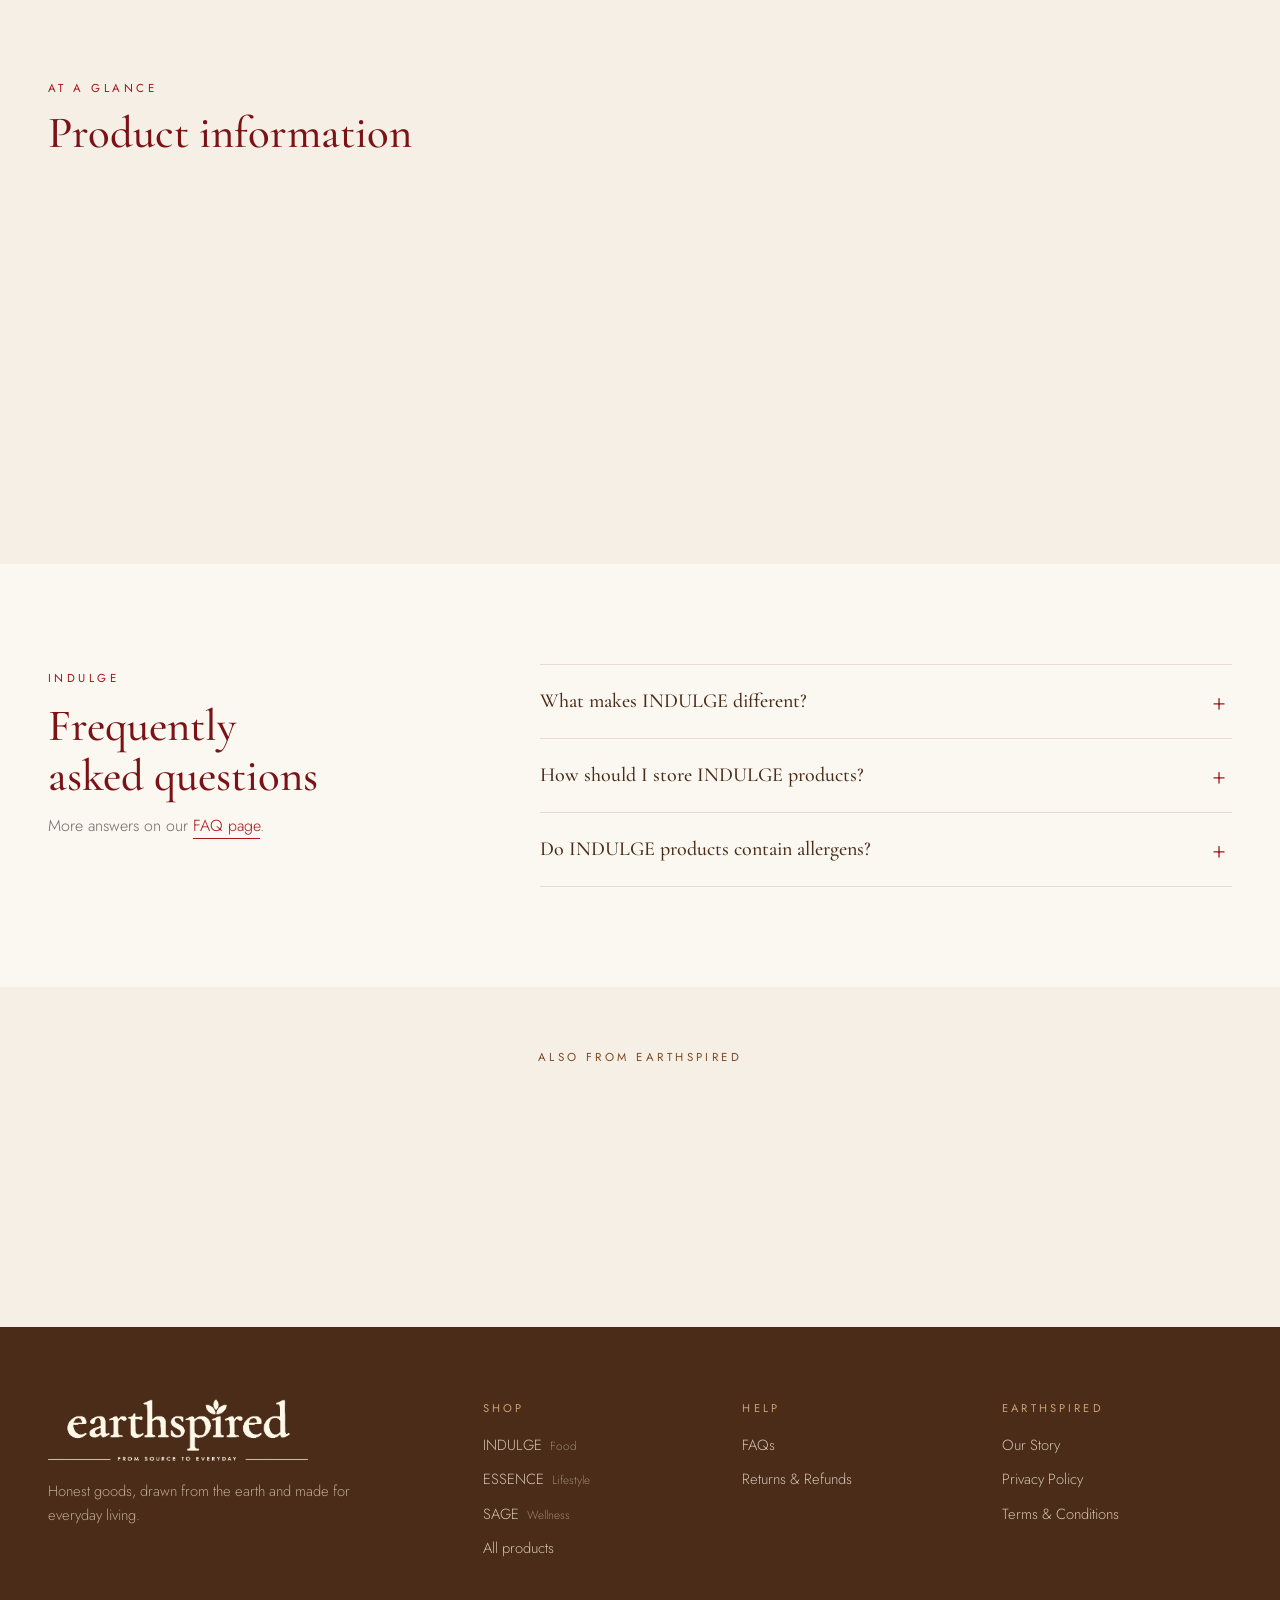
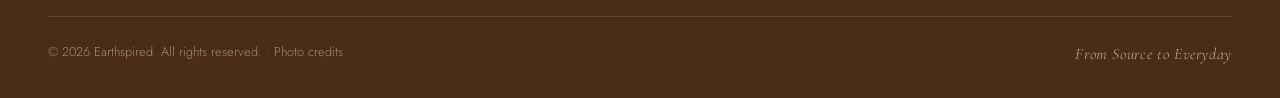
<file: indulge.html>
<!DOCTYPE html>
<html lang="en">
<head>
  <meta charset="UTF-8" />
  <meta name="viewport" content="width=device-width, initial-scale=1.0" />
  <title>INDULGE — Food by Earthspired</title>
  <meta name="description" content="INDULGE by Earthspired — the food range." />
  <link rel="icon" href="assets/img/logos/earthspired.png" />
  <link rel="preconnect" href="https://fonts.googleapis.com" />
  <link rel="preconnect" href="https://fonts.gstatic.com" crossorigin />
  <link href="https://fonts.googleapis.com/css2?family=Cormorant+Garamond:ital,wght@0,400;0,500;0,600;1,400&family=Jost:wght@300;400;500&display=swap" rel="stylesheet" />
  <link rel="stylesheet" href="assets/css/style.css" />
  <script>document.documentElement.classList.add("js");</script>
</head>
<body data-page="brand" data-brand="indulge">
  <div id="site-header"></div>

  <main id="main">
    <!-- Built from catalogue.js (ES.BRANDS.indulge and its products) -->
  </main>

  <div id="site-footer"></div>

  <script src="assets/js/config.js"></script>
  <script src="assets/js/catalogue.js"></script>
  <script src="assets/js/app.js"></script>
</body>
</html>
</file>
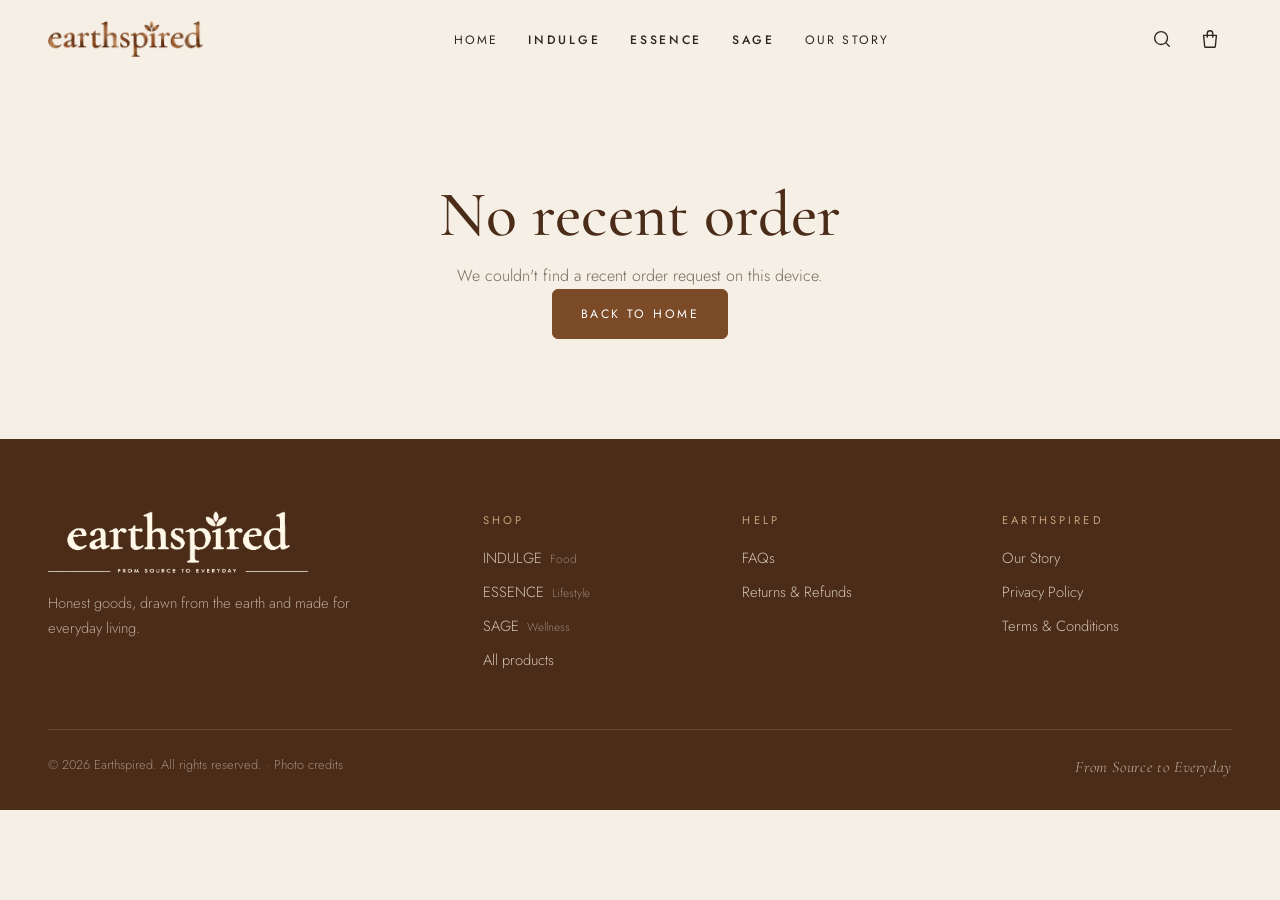
<file: order-confirmation.html>
<!DOCTYPE html>
<html lang="en">
<head>
  <meta charset="UTF-8" />
  <meta name="viewport" content="width=device-width, initial-scale=1.0" />
  <title>Order request received — Earthspired</title>
  <meta name="description" content="Earthspired order confirmation." />
  <link rel="icon" href="assets/img/logos/earthspired.png" />
  <link rel="preconnect" href="https://fonts.googleapis.com" />
  <link rel="preconnect" href="https://fonts.gstatic.com" crossorigin />
  <link href="https://fonts.googleapis.com/css2?family=Cormorant+Garamond:ital,wght@0,400;0,500;0,600;1,400&family=Jost:wght@300;400;500&display=swap" rel="stylesheet" />
  <link rel="stylesheet" href="assets/css/style.css" />
  <script>document.documentElement.classList.add("js");</script>
</head>
<body data-page="confirmation">
  <div id="site-header"></div>

  <main id="main">
    <!-- Built by app.js -->
  </main>

  <div id="site-footer"></div>

  <script src="assets/js/config.js"></script>
  <script src="assets/js/catalogue.js"></script>
  <script src="assets/js/app.js"></script>
</body>
</html>
</file>
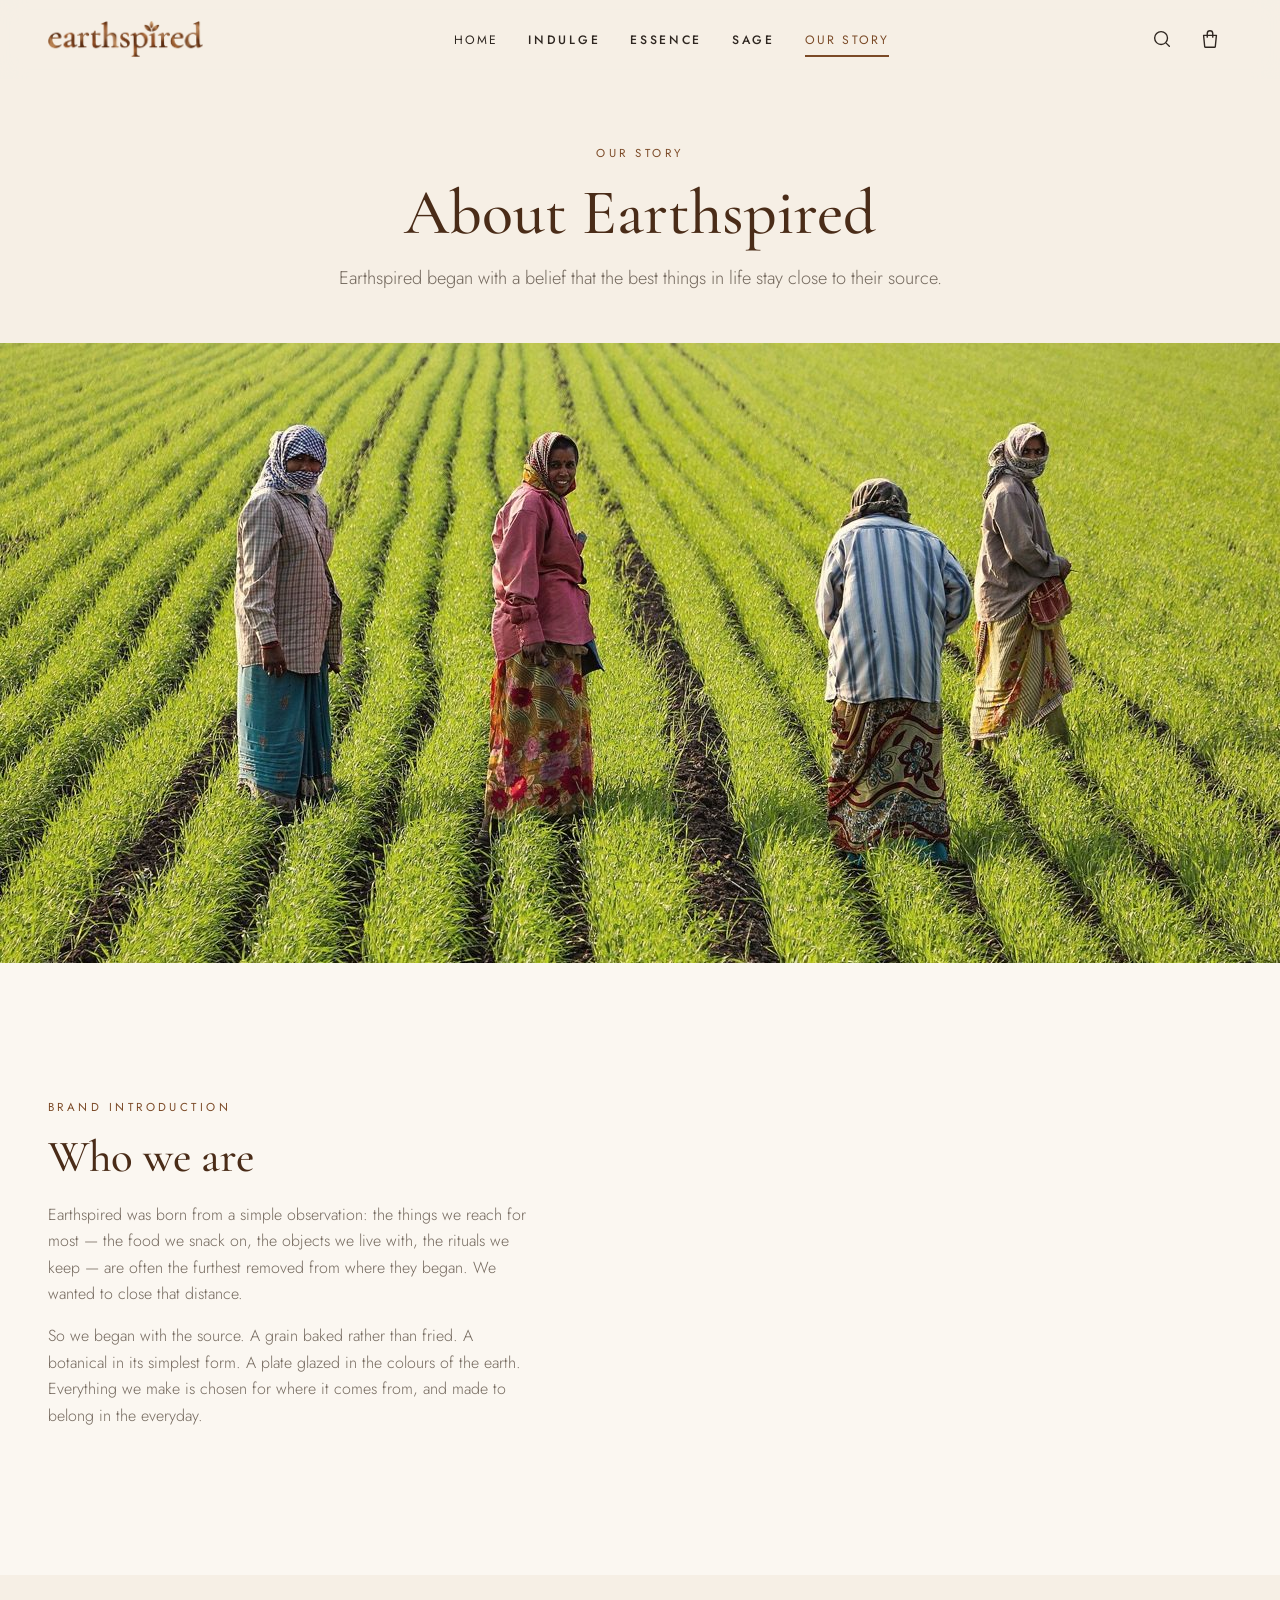
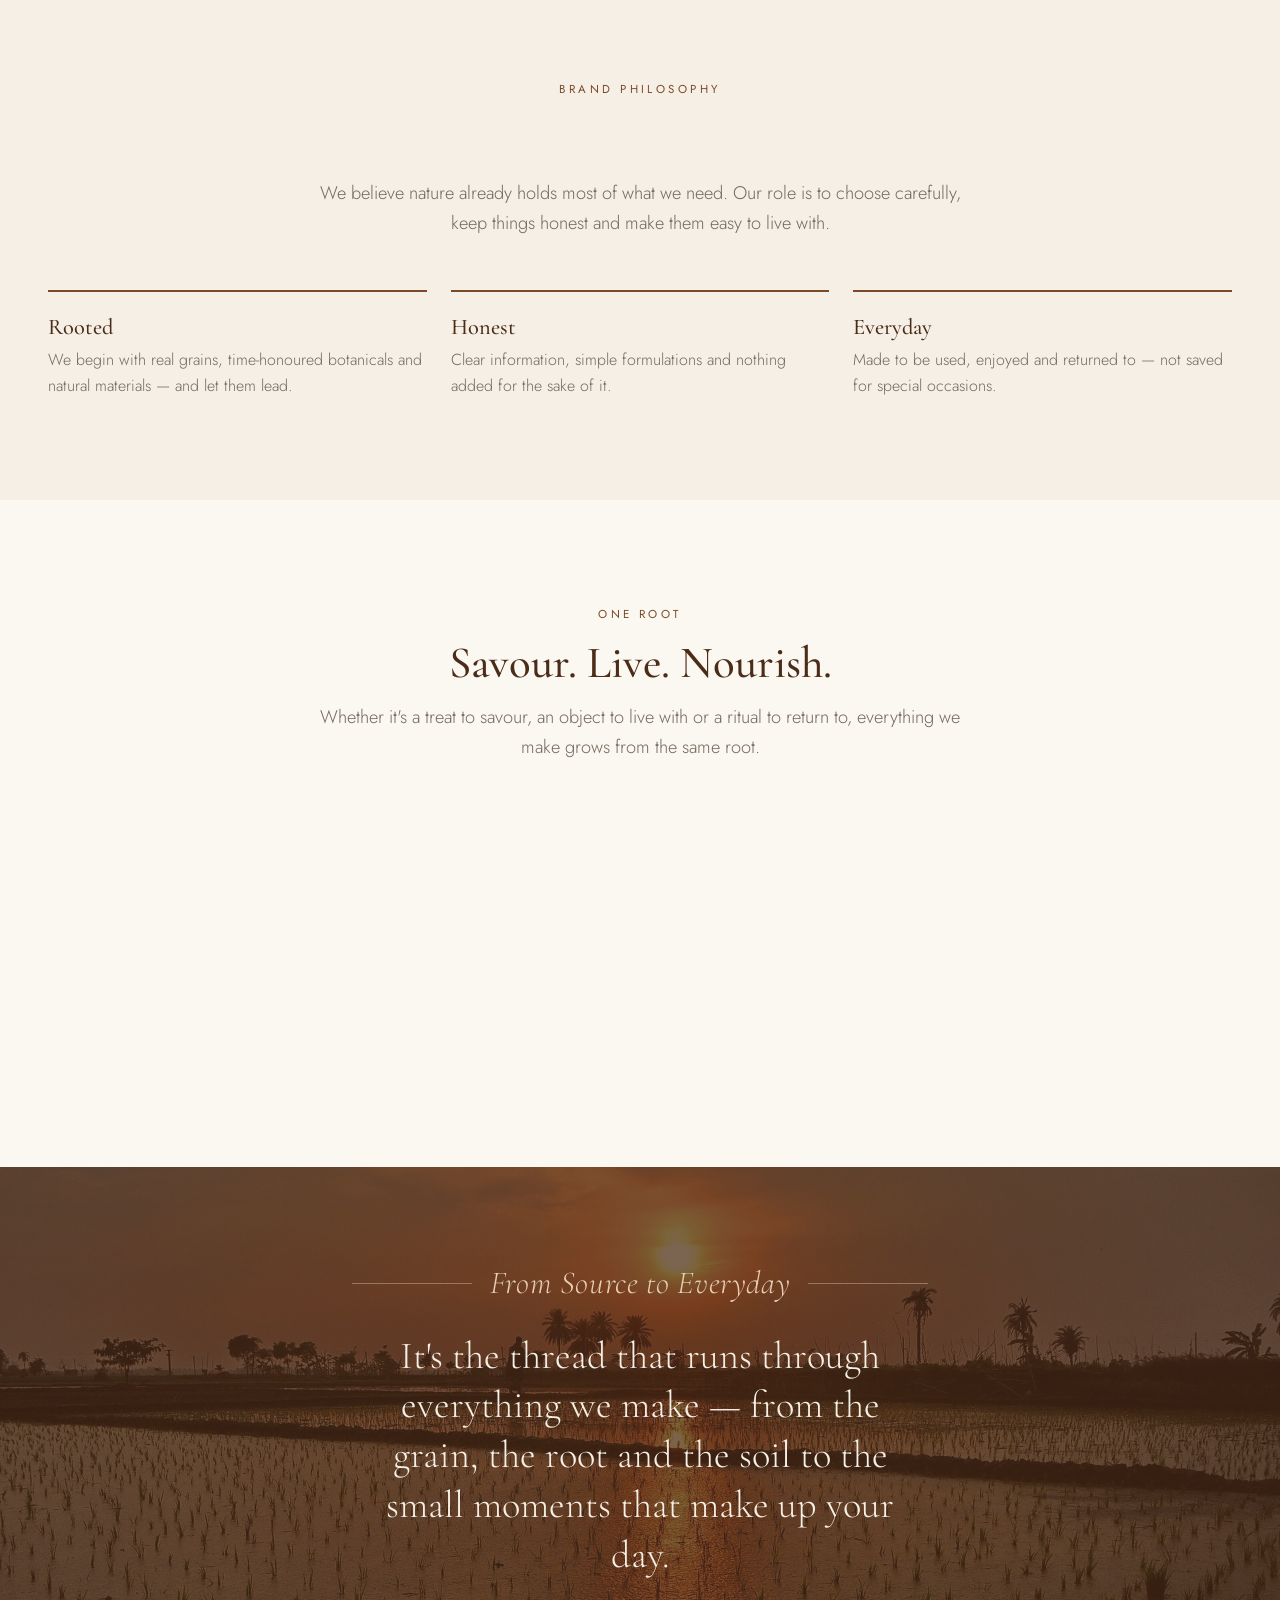
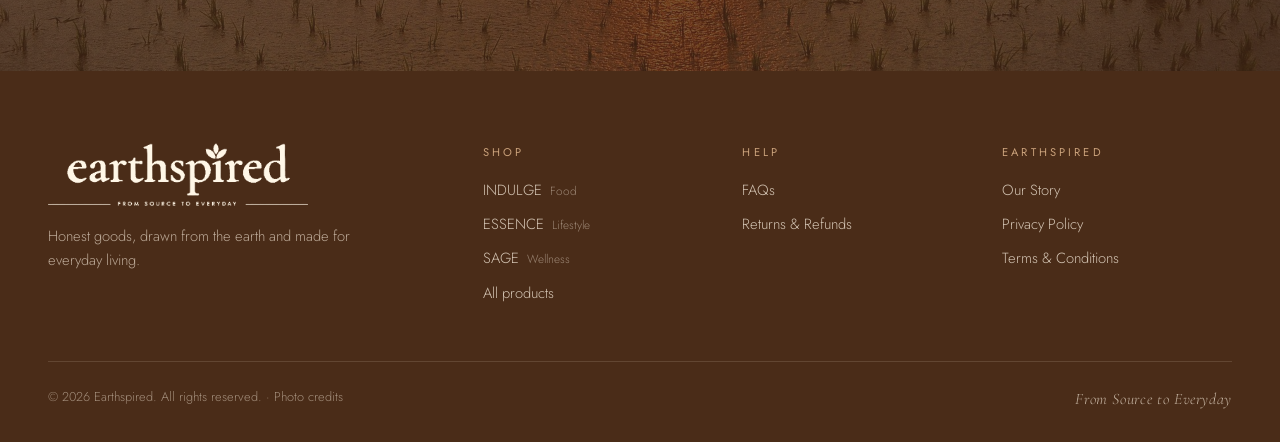
<file: our-story.html>
<!DOCTYPE html>
<html lang="en">
<head>
  <meta charset="UTF-8" />
  <meta name="viewport" content="width=device-width, initial-scale=1.0" />
  <title>Our Story — Earthspired</title>
  <meta name="description" content="The story behind Earthspired — From Source to Everyday." />
  <link rel="icon" href="assets/img/logos/earthspired.png" />
  <link rel="preconnect" href="https://fonts.googleapis.com" />
  <link rel="preconnect" href="https://fonts.gstatic.com" crossorigin />
  <link href="https://fonts.googleapis.com/css2?family=Cormorant+Garamond:ital,wght@0,400;0,500;0,600;1,400&family=Jost:wght@300;400;500&display=swap" rel="stylesheet" />
  <link rel="stylesheet" href="assets/css/style.css" />
  <script>document.documentElement.classList.add("js");</script>
</head>
<body data-page="story">
  <div id="site-header"></div>

  <main id="main">
    <section class="page-hero">
      <div class="container">
        <span class="eyebrow">Our Story</span>
        <h1>About Earthspired</h1>
        <p class="lead">Earthspired began with a belief that the best things in life stay close to their source.</p>
      </div>
    </section>

    <div class="photo-band kb"><img src="assets/img/origins/field-rows.jpg" alt="Women working between rows of young crops in Gujarat" /></div>

    <section class="section section--paper">
      <div class="container split">
        <div>
          <span class="eyebrow">Brand introduction</span>
          <h2>Who we are</h2>
          <p>Earthspired was born from a simple observation: the things we reach for most — the food we snack on, the objects we live with, the rituals we keep — are often the furthest removed from where they began. We wanted to close that distance.</p>
          <p>So we began with the source. A grain baked rather than fried. A botanical in its simplest form. A plate glazed in the colours of the earth. Everything we make is chosen for where it comes from, and made to belong in the everyday.</p>
        </div>
        <div class="mosaic">
          <img src="assets/img/origins/women-farmers.jpg" alt="Two women farmers standing in a green field" loading="lazy" />
          <img src="assets/img/origins/ploughing-oxen.jpg" alt="A farmer ploughing a paddy field with a pair of oxen" loading="lazy" />
          <img src="assets/img/origins/golden-harvest.jpg" alt="A woman harvesting golden rice by hand" loading="lazy" />
        </div>
      </div>
    </section>

    <section class="section">
      <div class="container">
        <div class="section-head">
          <span class="eyebrow">Brand philosophy</span>
          <h2>What Earthspired represents</h2>
          <p class="lead">We believe nature already holds most of what we need. Our role is to choose carefully, keep things honest and make them easy to live with.</p>
        </div>
        <div class="pillars">
          <div class="pillar"><h3>Rooted</h3><p>We begin with real grains, time-honoured botanicals and natural materials — and let them lead.</p></div>
          <div class="pillar"><h3>Honest</h3><p>Clear information, simple formulations and nothing added for the sake of it.</p></div>
          <div class="pillar"><h3>Everyday</h3><p>Made to be used, enjoyed and returned to — not saved for special occasions.</p></div>
        </div>
      </div>
    </section>

    <section class="section section--paper">
      <div class="container">
        <div class="section-head">
          <span class="eyebrow">One root</span>
          <h2>Savour. Live. Nourish.</h2>
          <p class="lead">Whether it's a treat to savour, an object to live with or a ritual to return to, everything we make grows from the same root.</p>
        </div>
        <div class="relationship">
          <a href="indulge.html" data-brand="indulge"><img src="assets/img/logos/indulge.png" alt="INDULGE by Earthspired" /><span class="eyebrow">Food</span><p>Food that rewards you — real grains, baked with care and made for savouring.</p><span class="link-arrow">Visit INDULGE →</span></a>
          <a href="essence.html" data-brand="essence"><img src="assets/img/logos/essence.png" alt="ESSENCE by Earthspired" /><span class="eyebrow">Lifestyle</span><p>Considered pieces for the everyday rituals of the table, the workday and the home.</p><span class="link-arrow">Visit ESSENCE →</span></a>
          <a href="sage.html" data-brand="sage"><img src="assets/img/logos/sage.png" alt="SAGE by Earthspired" /><span class="eyebrow">Wellness</span><p>Time-honoured botanicals in simple forms, for balance and mindful living.</p><span class="link-arrow">Visit SAGE →</span></a>
        </div>
      </div>
    </section>

    <section class="story-tagline">
      <div class="story-tagline-bg kb"><img src="assets/img/origins/paddy-sunset.jpg" alt="" loading="lazy" /></div>
      <div class="container">
        <div class="rule-tag">From Source to Everyday</div>
        <p>It's the thread that runs through everything we make — from the grain, the root and the soil to the small moments that make up your day.</p>
      </div>
    </section>
  </main>

  <div id="site-footer"></div>

  <script src="assets/js/config.js"></script>
  <script src="assets/js/catalogue.js"></script>
  <script src="assets/js/app.js"></script>
</body>
</html>
</file>
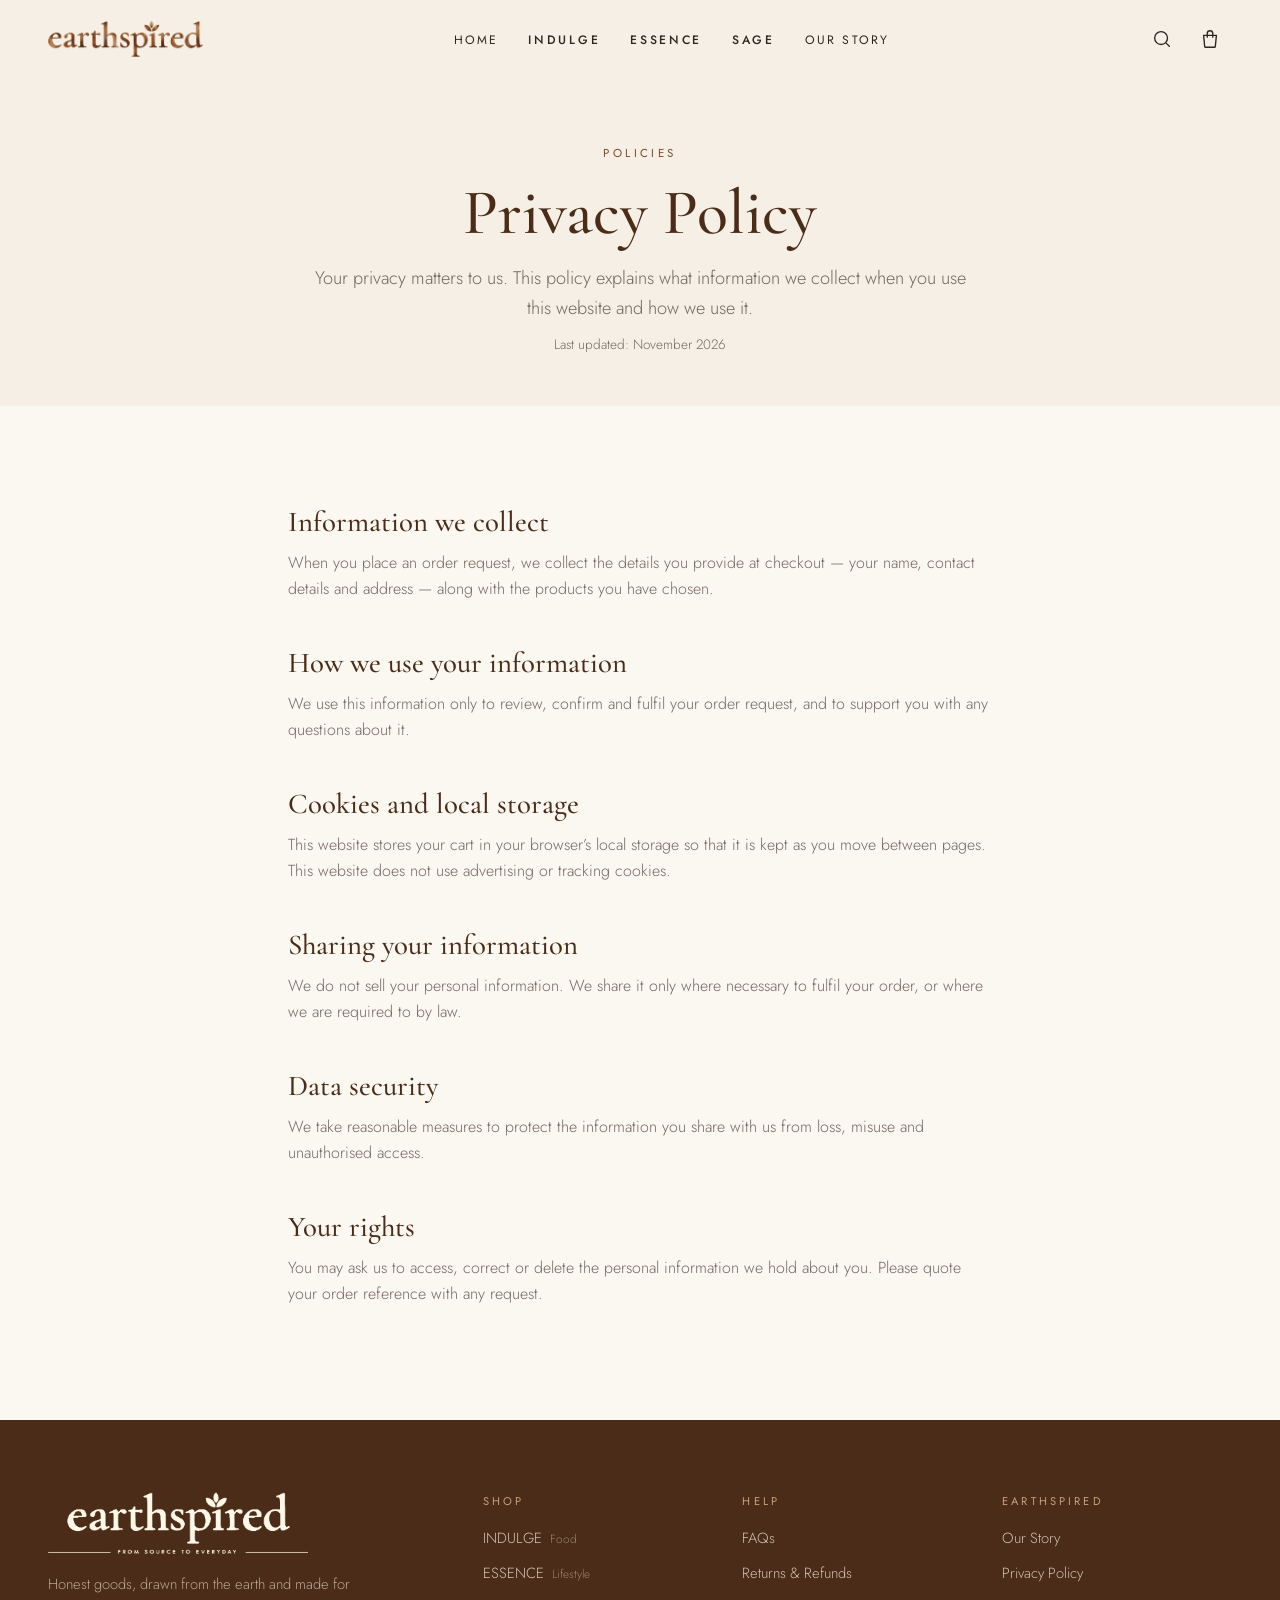
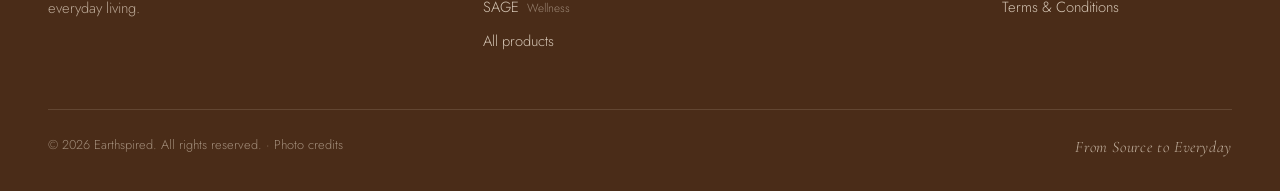
<file: privacy.html>
<!DOCTYPE html>
<html lang="en">
<head>
  <meta charset="UTF-8" />
  <meta name="viewport" content="width=device-width, initial-scale=1.0" />
  <title>Privacy Policy — Earthspired</title>
  <meta name="description" content="Earthspired Privacy Policy." />
  <link rel="icon" href="assets/img/logos/earthspired.png" />
  <link rel="preconnect" href="https://fonts.googleapis.com" />
  <link rel="preconnect" href="https://fonts.gstatic.com" crossorigin />
  <link href="https://fonts.googleapis.com/css2?family=Cormorant+Garamond:ital,wght@0,400;0,500;0,600;1,400&family=Jost:wght@300;400;500&display=swap" rel="stylesheet" />
  <link rel="stylesheet" href="assets/css/style.css" />
  <script>document.documentElement.classList.add("js");</script>
</head>
<body data-page="privacy">
  <div id="site-header"></div>

  <main id="main">
    <section class="page-hero">
      <div class="container">
        <span class="eyebrow">Policies</span>
        <h1>Privacy Policy</h1>
        <p class="lead">Your privacy matters to us. This policy explains what information we collect when you use this website and how we use it.</p>
        <p class="policy-meta">Last updated: November 2026</p>
      </div>
    </section>
    <section class="section section--paper">
      <div class="container prose">
        <h2>Information we collect</h2>
        <p>When you place an order request, we collect the details you provide at checkout — your name, contact details and address — along with the products you have chosen.</p>
        <h2>How we use your information</h2>
        <p>We use this information only to review, confirm and fulfil your order request, and to support you with any questions about it.</p>
        <h2>Cookies and local storage</h2>
        <p>This website stores your cart in your browser&rsquo;s local storage so that it is kept as you move between pages. This website does not use advertising or tracking cookies.</p>
        <h2>Sharing your information</h2>
        <p>We do not sell your personal information. We share it only where necessary to fulfil your order, or where we are required to by law.</p>
        <h2>Data security</h2>
        <p>We take reasonable measures to protect the information you share with us from loss, misuse and unauthorised access.</p>
        <h2>Your rights</h2>
        <p>You may ask us to access, correct or delete the personal information we hold about you. Please quote your order reference with any request.</p>
      </div>
    </section>
  </main>

  <div id="site-footer"></div>

  <script src="assets/js/config.js"></script>
  <script src="assets/js/catalogue.js"></script>
  <script src="assets/js/app.js"></script>
</body>
</html>
</file>
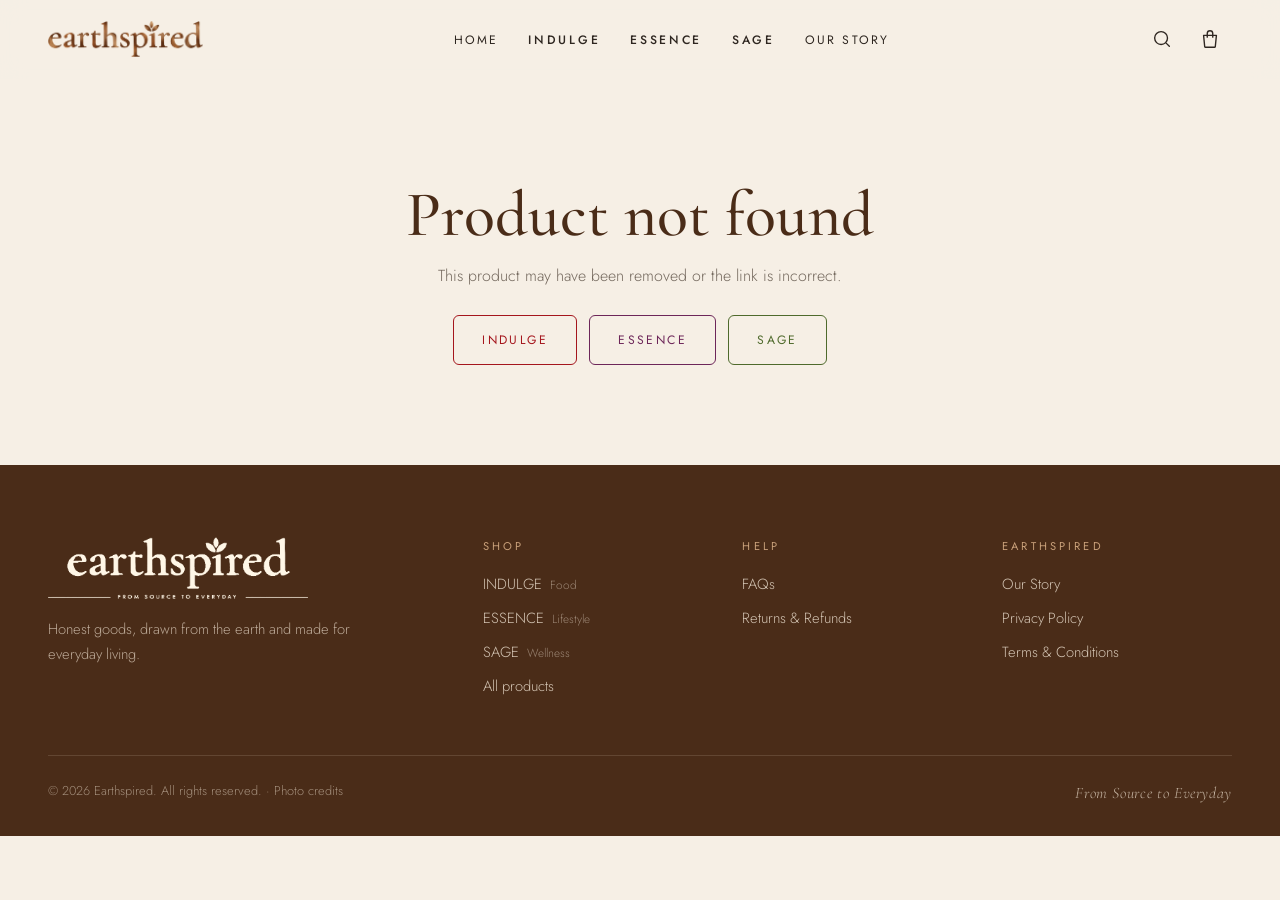
<file: product.html>
<!DOCTYPE html>
<html lang="en">
<head>
  <meta charset="UTF-8" />
  <meta name="viewport" content="width=device-width, initial-scale=1.0" />
  <title>Product — Earthspired</title>
  <meta name="description" content="Earthspired product details." />
  <link rel="icon" href="assets/img/logos/earthspired.png" />
  <link rel="preconnect" href="https://fonts.googleapis.com" />
  <link rel="preconnect" href="https://fonts.gstatic.com" crossorigin />
  <link href="https://fonts.googleapis.com/css2?family=Cormorant+Garamond:ital,wght@0,400;0,500;0,600;1,400&family=Jost:wght@300;400;500&display=swap" rel="stylesheet" />
  <link rel="stylesheet" href="assets/css/style.css" />
  <script>document.documentElement.classList.add("js");</script>
</head>
<body data-page="product">
  <div id="site-header"></div>

  <main id="main">
    <!-- Built from catalogue.js using ?id=product-id -->
  </main>

  <div id="site-footer"></div>

  <script src="assets/js/config.js"></script>
  <script src="assets/js/catalogue.js"></script>
  <script src="assets/js/app.js"></script>
</body>
</html>
</file>
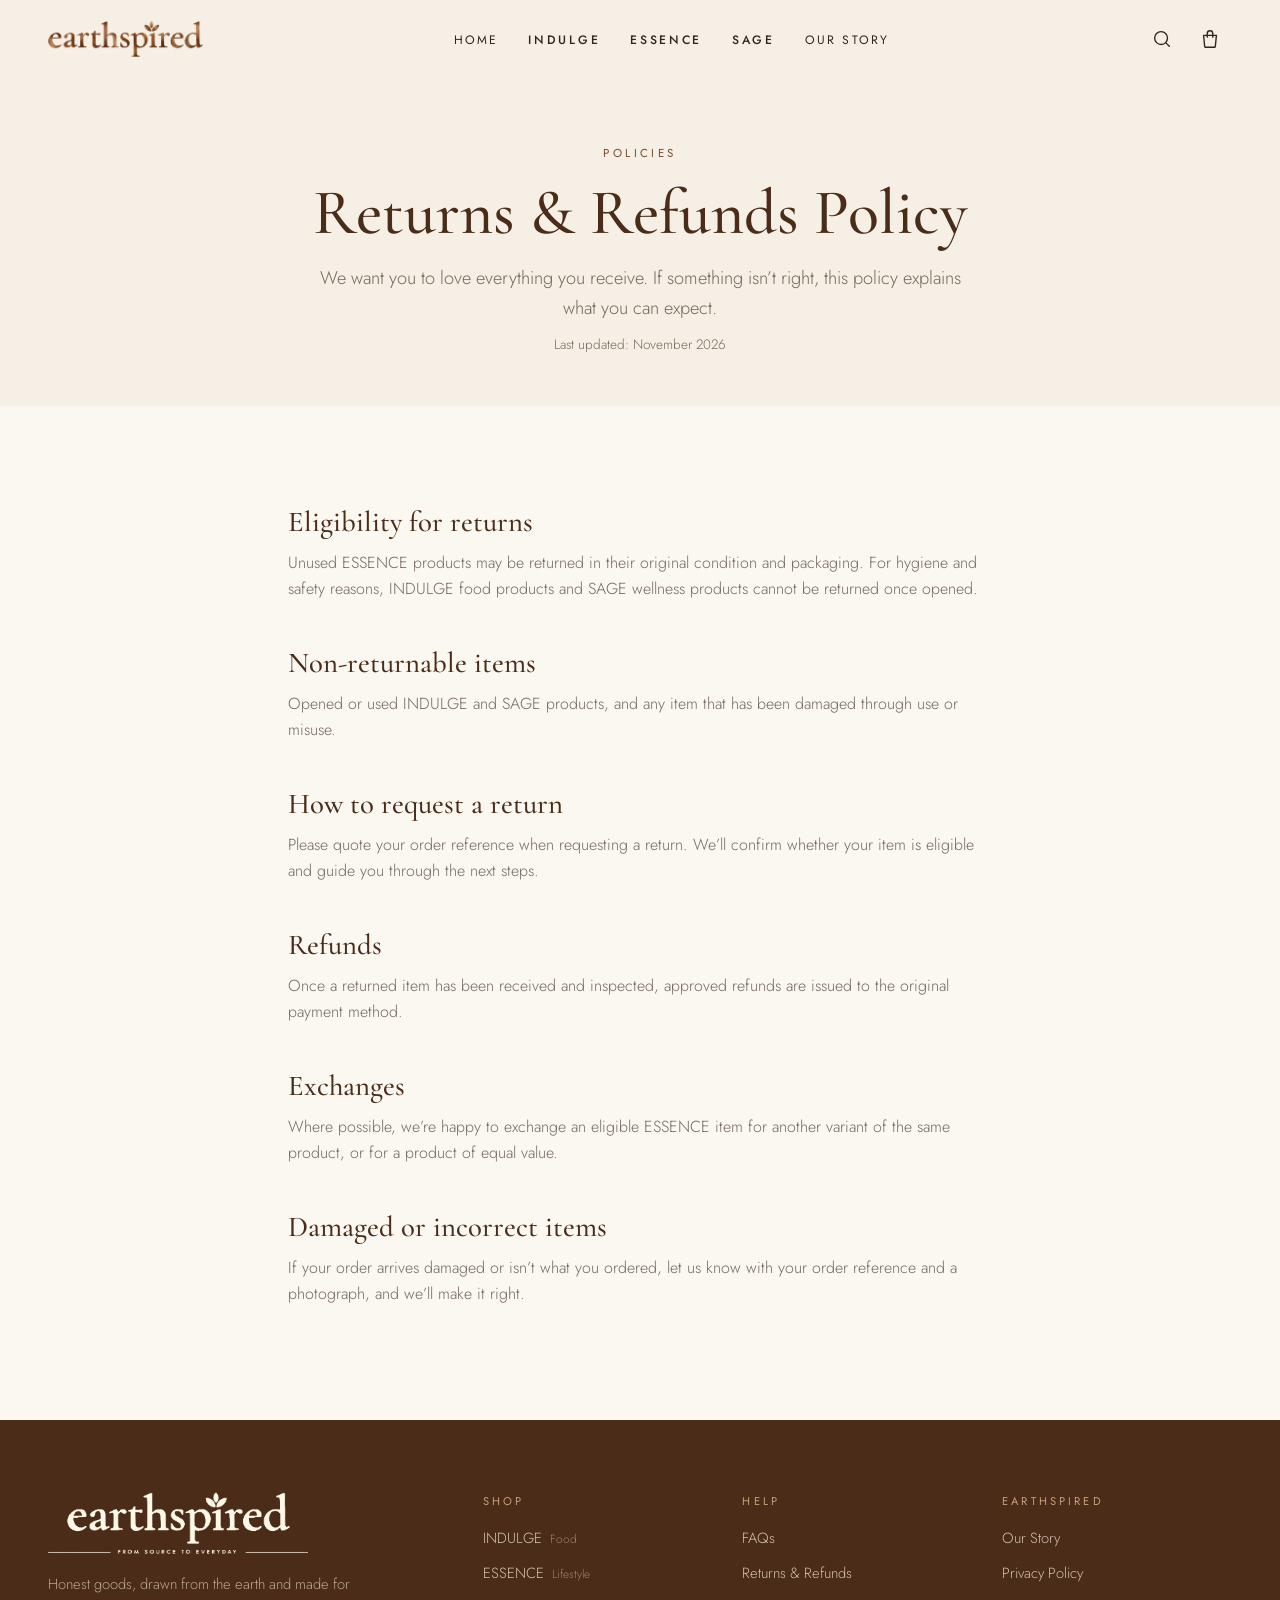
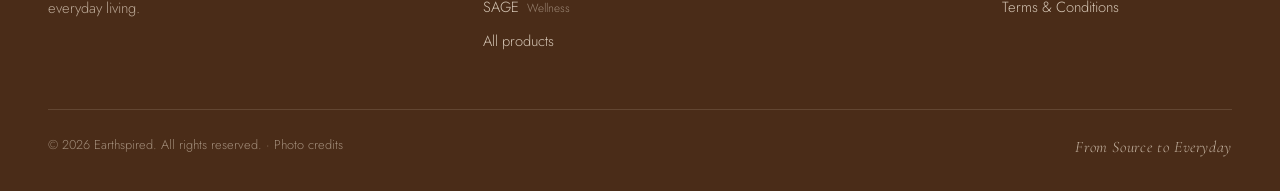
<file: returns.html>
<!DOCTYPE html>
<html lang="en">
<head>
  <meta charset="UTF-8" />
  <meta name="viewport" content="width=device-width, initial-scale=1.0" />
  <title>Returns & Refunds Policy — Earthspired</title>
  <meta name="description" content="Earthspired Returns & Refunds Policy." />
  <link rel="icon" href="assets/img/logos/earthspired.png" />
  <link rel="preconnect" href="https://fonts.googleapis.com" />
  <link rel="preconnect" href="https://fonts.gstatic.com" crossorigin />
  <link href="https://fonts.googleapis.com/css2?family=Cormorant+Garamond:ital,wght@0,400;0,500;0,600;1,400&family=Jost:wght@300;400;500&display=swap" rel="stylesheet" />
  <link rel="stylesheet" href="assets/css/style.css" />
  <script>document.documentElement.classList.add("js");</script>
</head>
<body data-page="returns">
  <div id="site-header"></div>

  <main id="main">
    <section class="page-hero">
      <div class="container">
        <span class="eyebrow">Policies</span>
        <h1>Returns & Refunds Policy</h1>
        <p class="lead">We want you to love everything you receive. If something isn&rsquo;t right, this policy explains what you can expect.</p>
        <p class="policy-meta">Last updated: November 2026</p>
      </div>
    </section>
    <section class="section section--paper">
      <div class="container prose">
        <h2>Eligibility for returns</h2>
        <p>Unused ESSENCE products may be returned in their original condition and packaging. For hygiene and safety reasons, INDULGE food products and SAGE wellness products cannot be returned once opened.</p>
        <h2>Non-returnable items</h2>
        <p>Opened or used INDULGE and SAGE products, and any item that has been damaged through use or misuse.</p>
        <h2>How to request a return</h2>
        <p>Please quote your order reference when requesting a return. We&rsquo;ll confirm whether your item is eligible and guide you through the next steps.</p>
        <h2>Refunds</h2>
        <p>Once a returned item has been received and inspected, approved refunds are issued to the original payment method.</p>
        <h2>Exchanges</h2>
        <p>Where possible, we&rsquo;re happy to exchange an eligible ESSENCE item for another variant of the same product, or for a product of equal value.</p>
        <h2>Damaged or incorrect items</h2>
        <p>If your order arrives damaged or isn&rsquo;t what you ordered, let us know with your order reference and a photograph, and we&rsquo;ll make it right.</p>
      </div>
    </section>
  </main>

  <div id="site-footer"></div>

  <script src="assets/js/config.js"></script>
  <script src="assets/js/catalogue.js"></script>
  <script src="assets/js/app.js"></script>
</body>
</html>
</file>
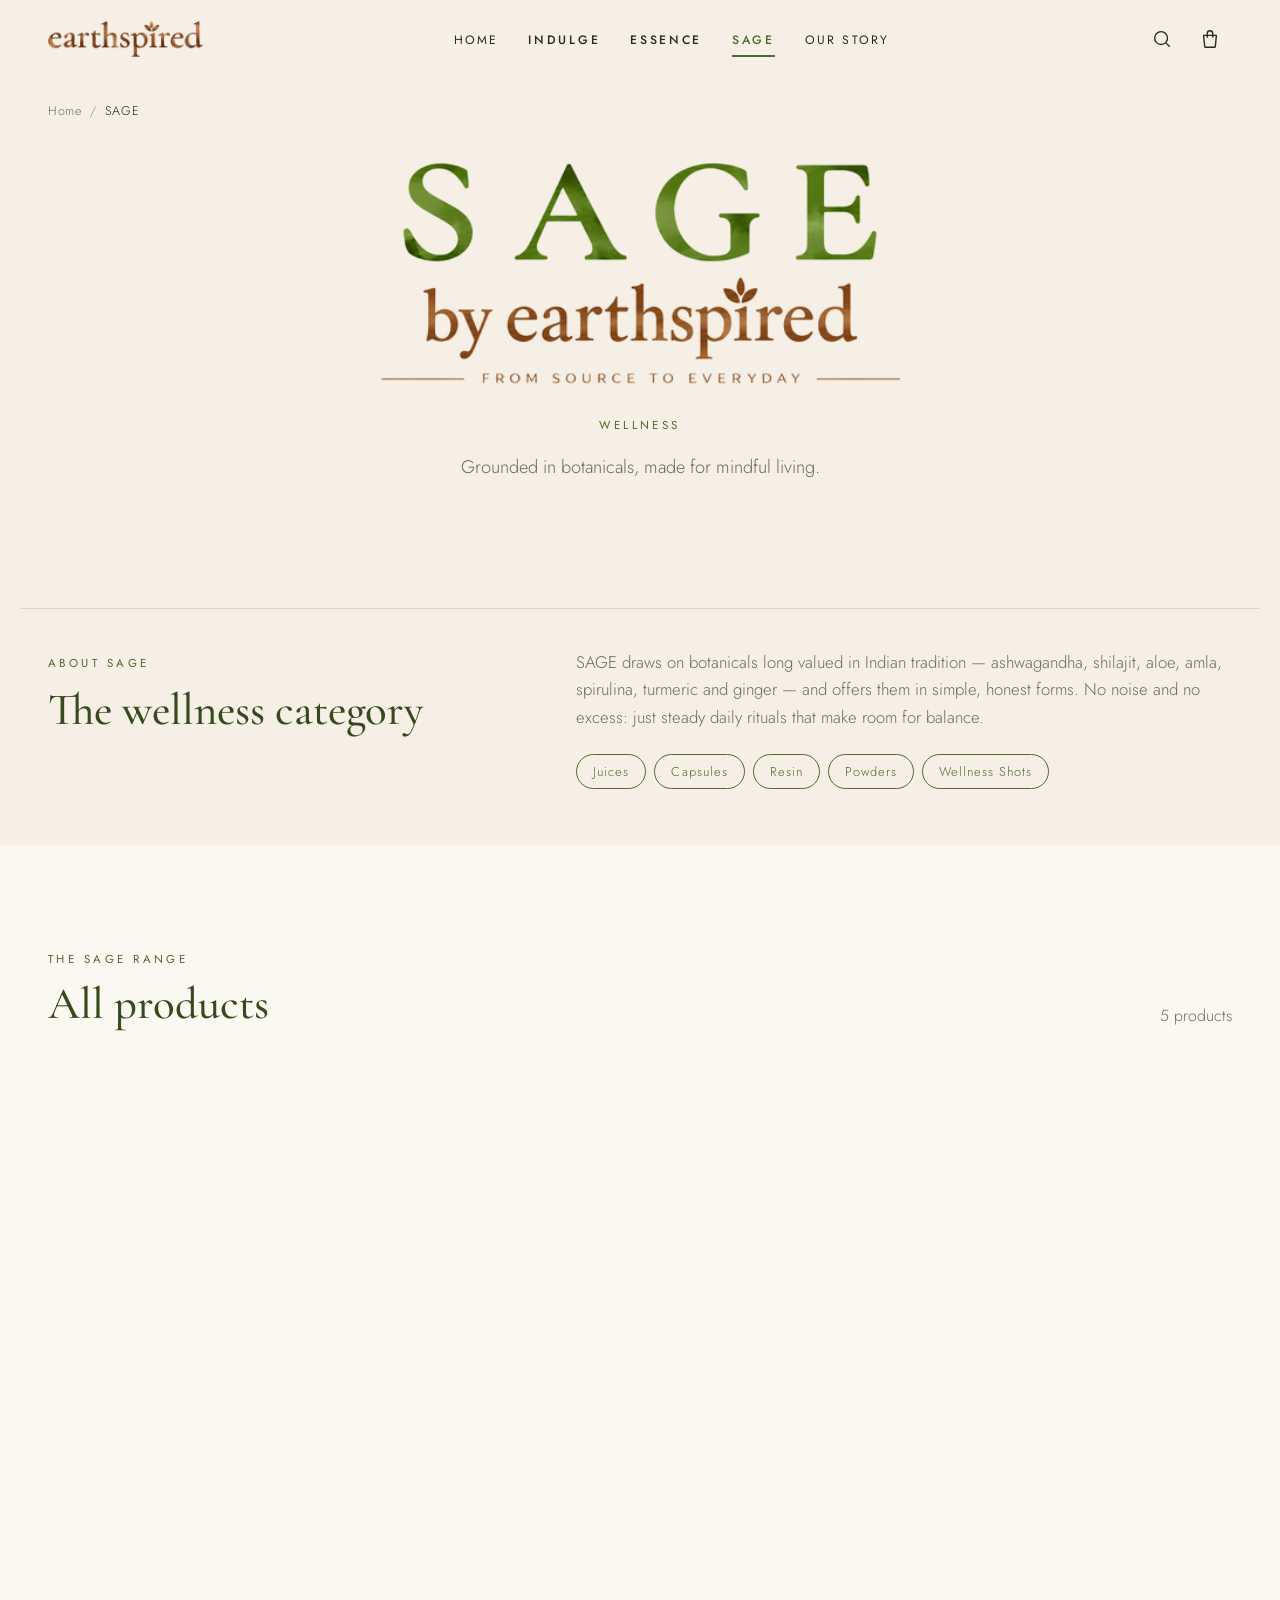
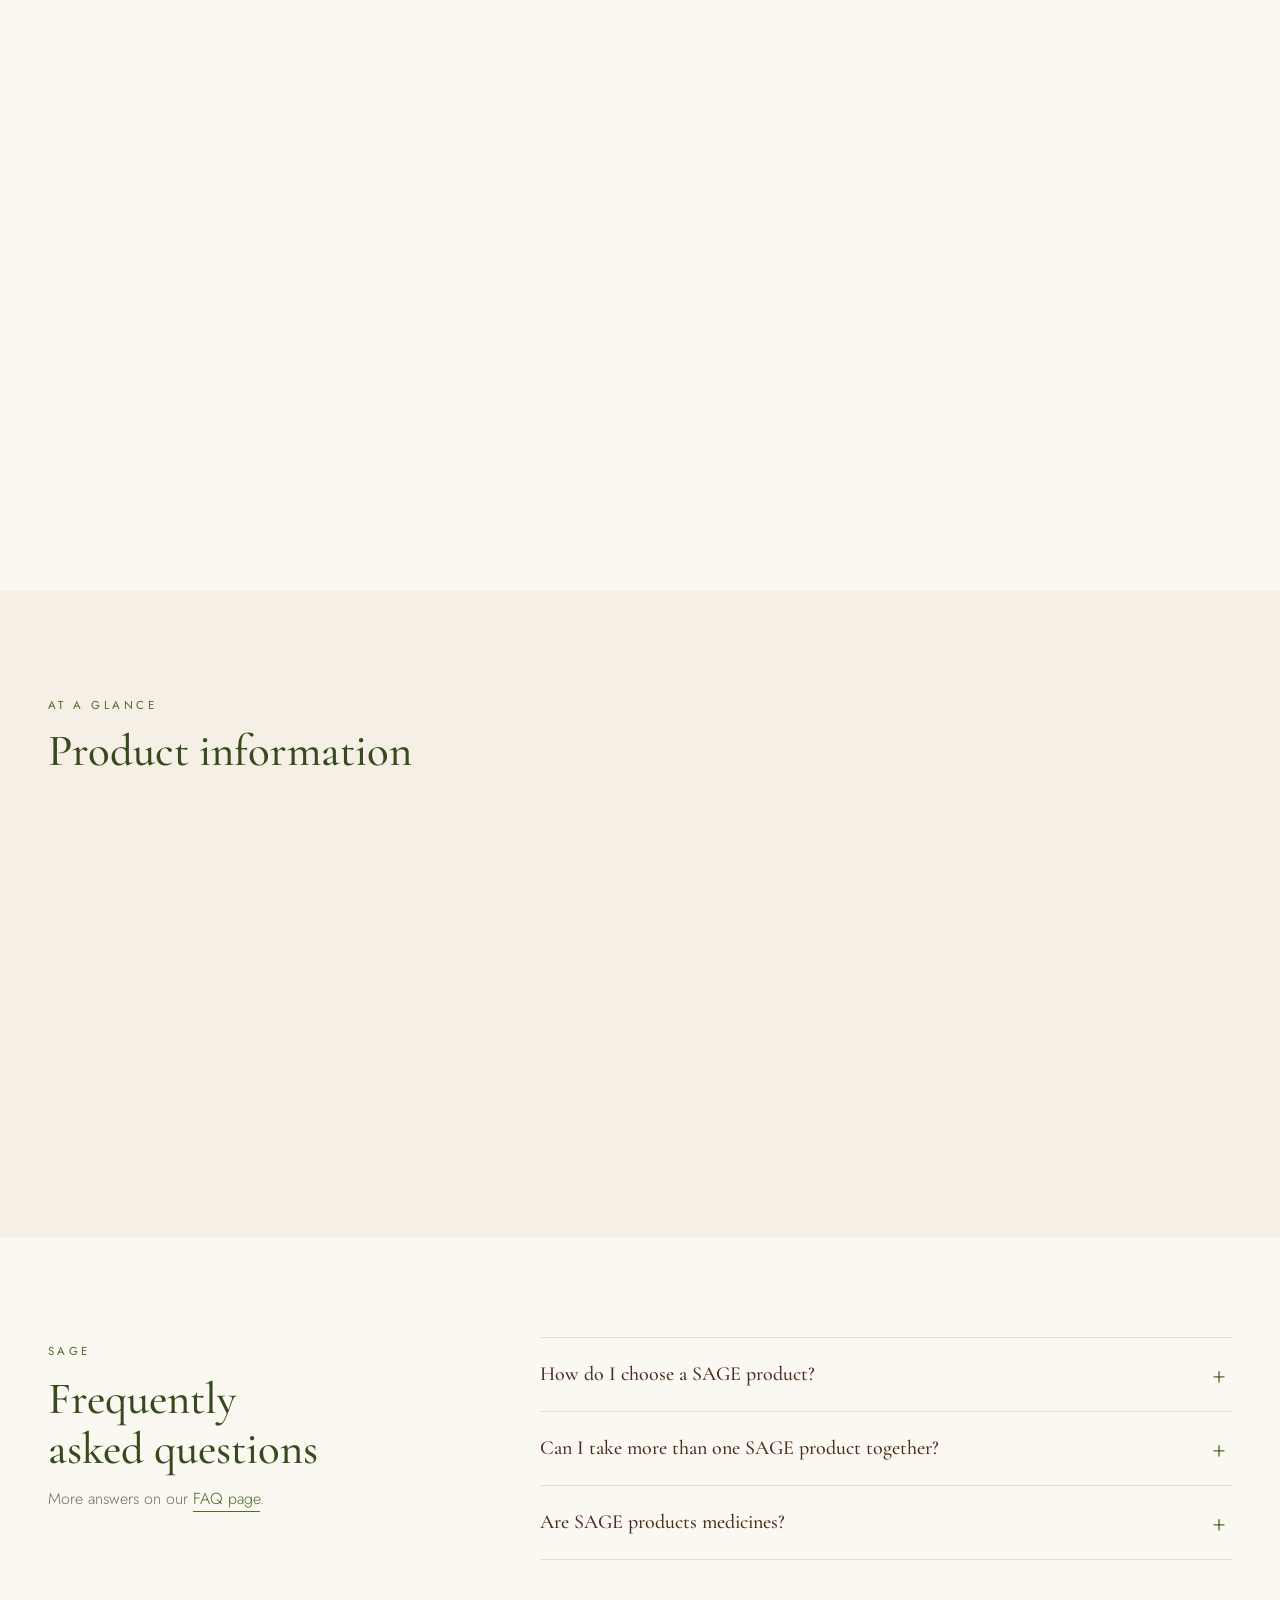
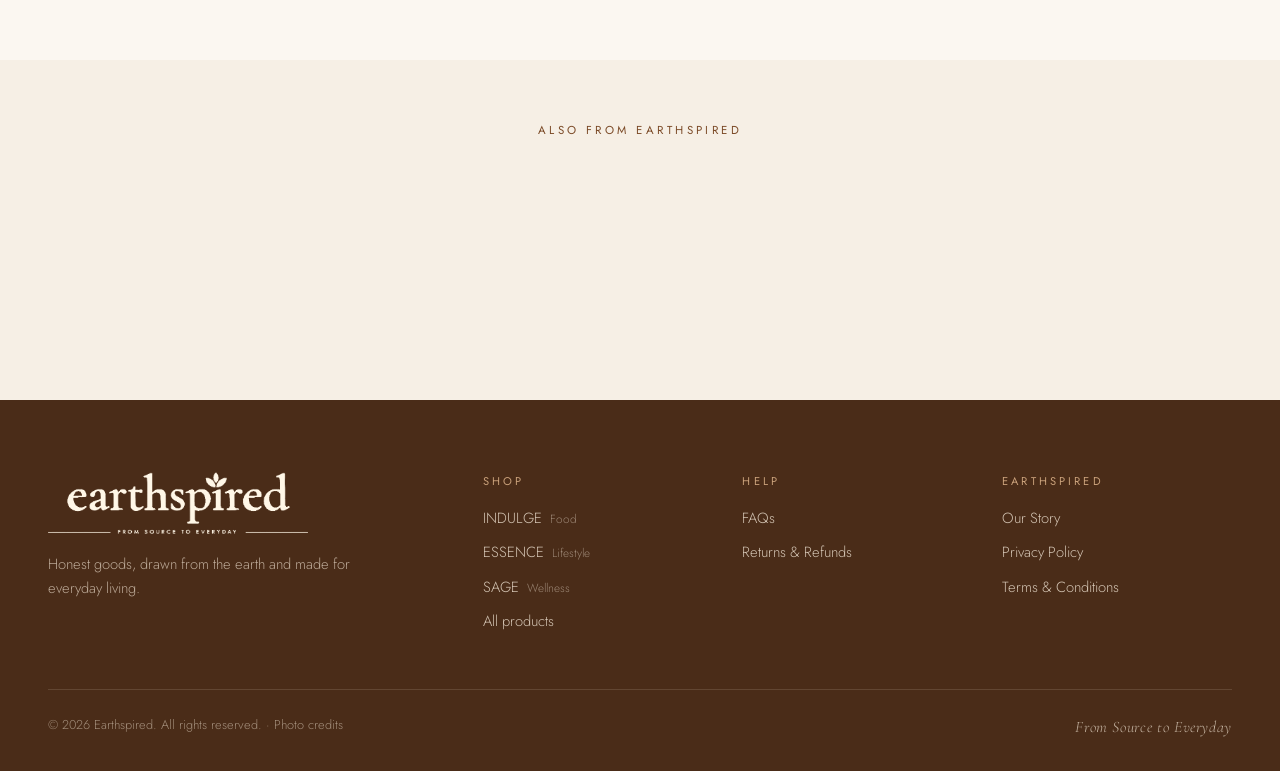
<file: sage.html>
<!DOCTYPE html>
<html lang="en">
<head>
  <meta charset="UTF-8" />
  <meta name="viewport" content="width=device-width, initial-scale=1.0" />
  <title>SAGE — Wellness by Earthspired</title>
  <meta name="description" content="SAGE by Earthspired — the wellness range." />
  <link rel="icon" href="assets/img/logos/earthspired.png" />
  <link rel="preconnect" href="https://fonts.googleapis.com" />
  <link rel="preconnect" href="https://fonts.gstatic.com" crossorigin />
  <link href="https://fonts.googleapis.com/css2?family=Cormorant+Garamond:ital,wght@0,400;0,500;0,600;1,400&family=Jost:wght@300;400;500&display=swap" rel="stylesheet" />
  <link rel="stylesheet" href="assets/css/style.css" />
  <script>document.documentElement.classList.add("js");</script>
</head>
<body data-page="brand" data-brand="sage">
  <div id="site-header"></div>

  <main id="main">
    <!-- Built from catalogue.js (ES.BRANDS.sage and its products) -->
  </main>

  <div id="site-footer"></div>

  <script src="assets/js/config.js"></script>
  <script src="assets/js/catalogue.js"></script>
  <script src="assets/js/app.js"></script>
</body>
</html>
</file>
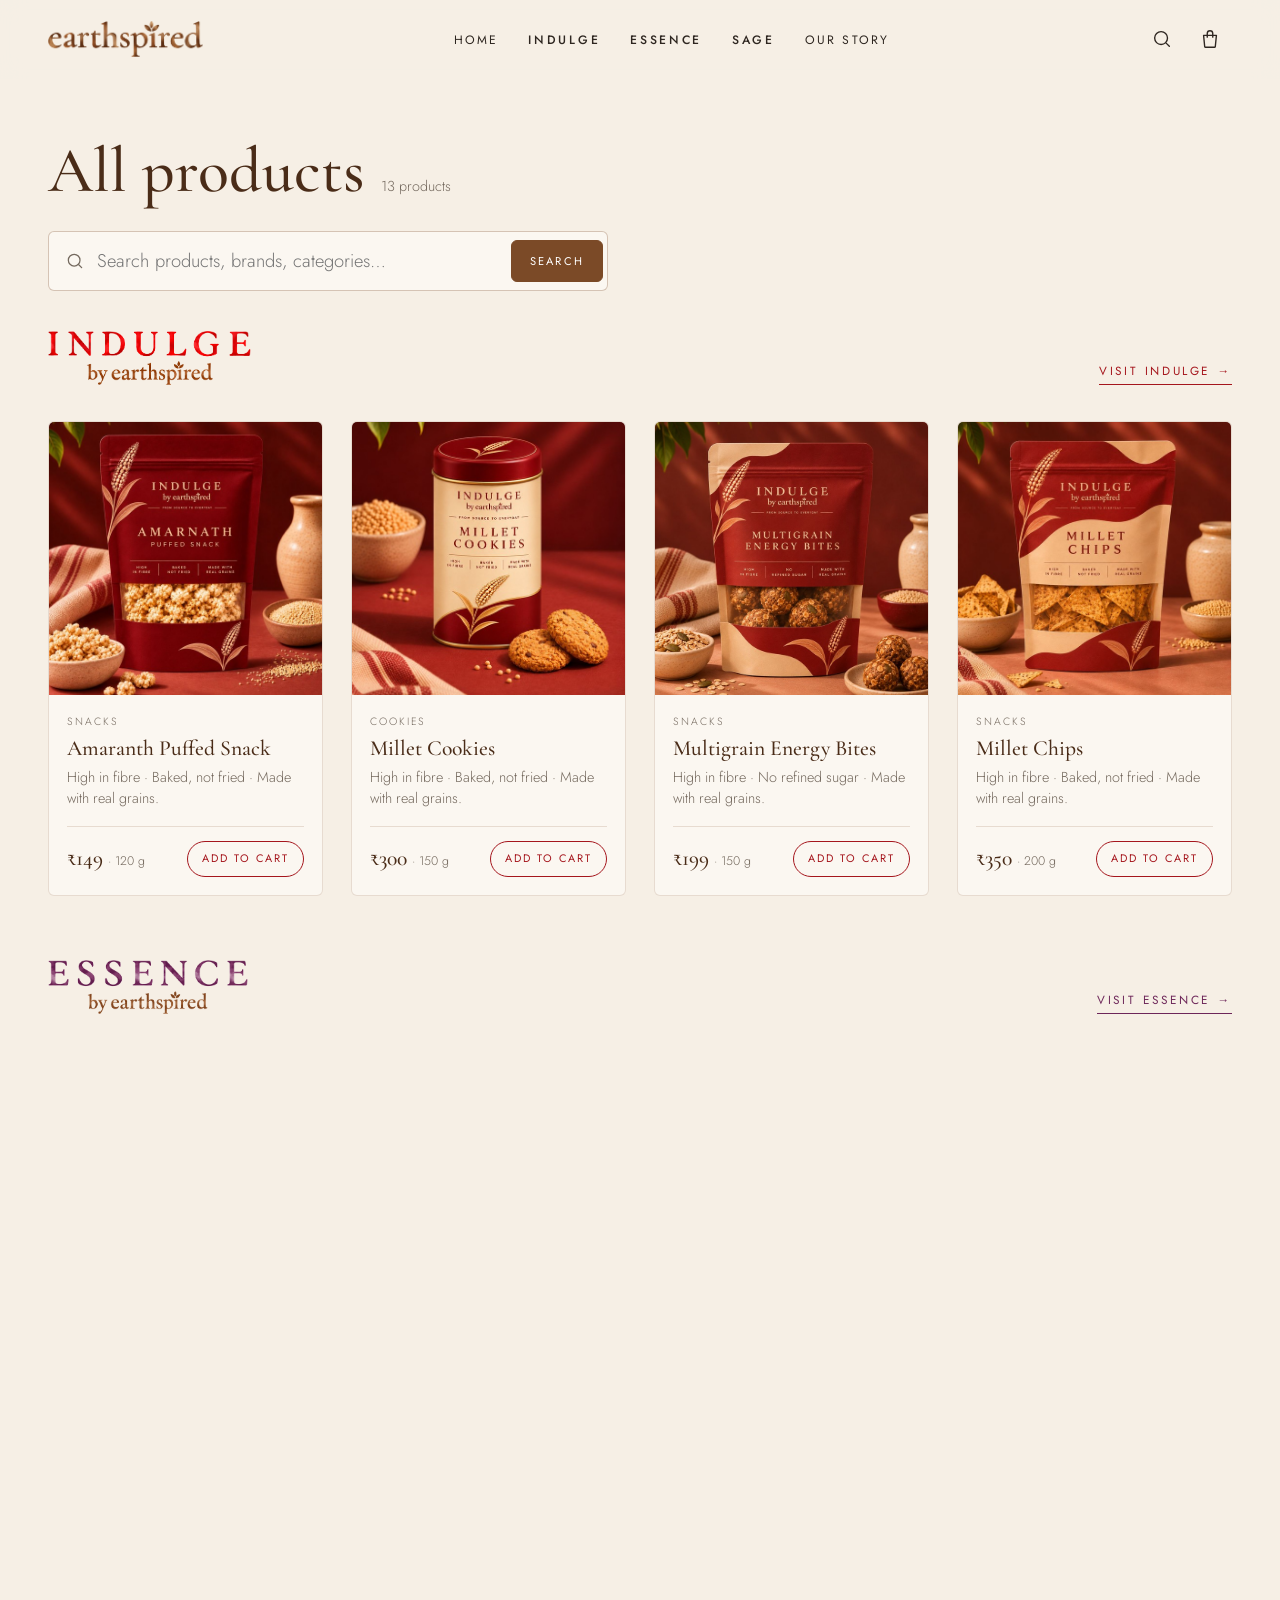
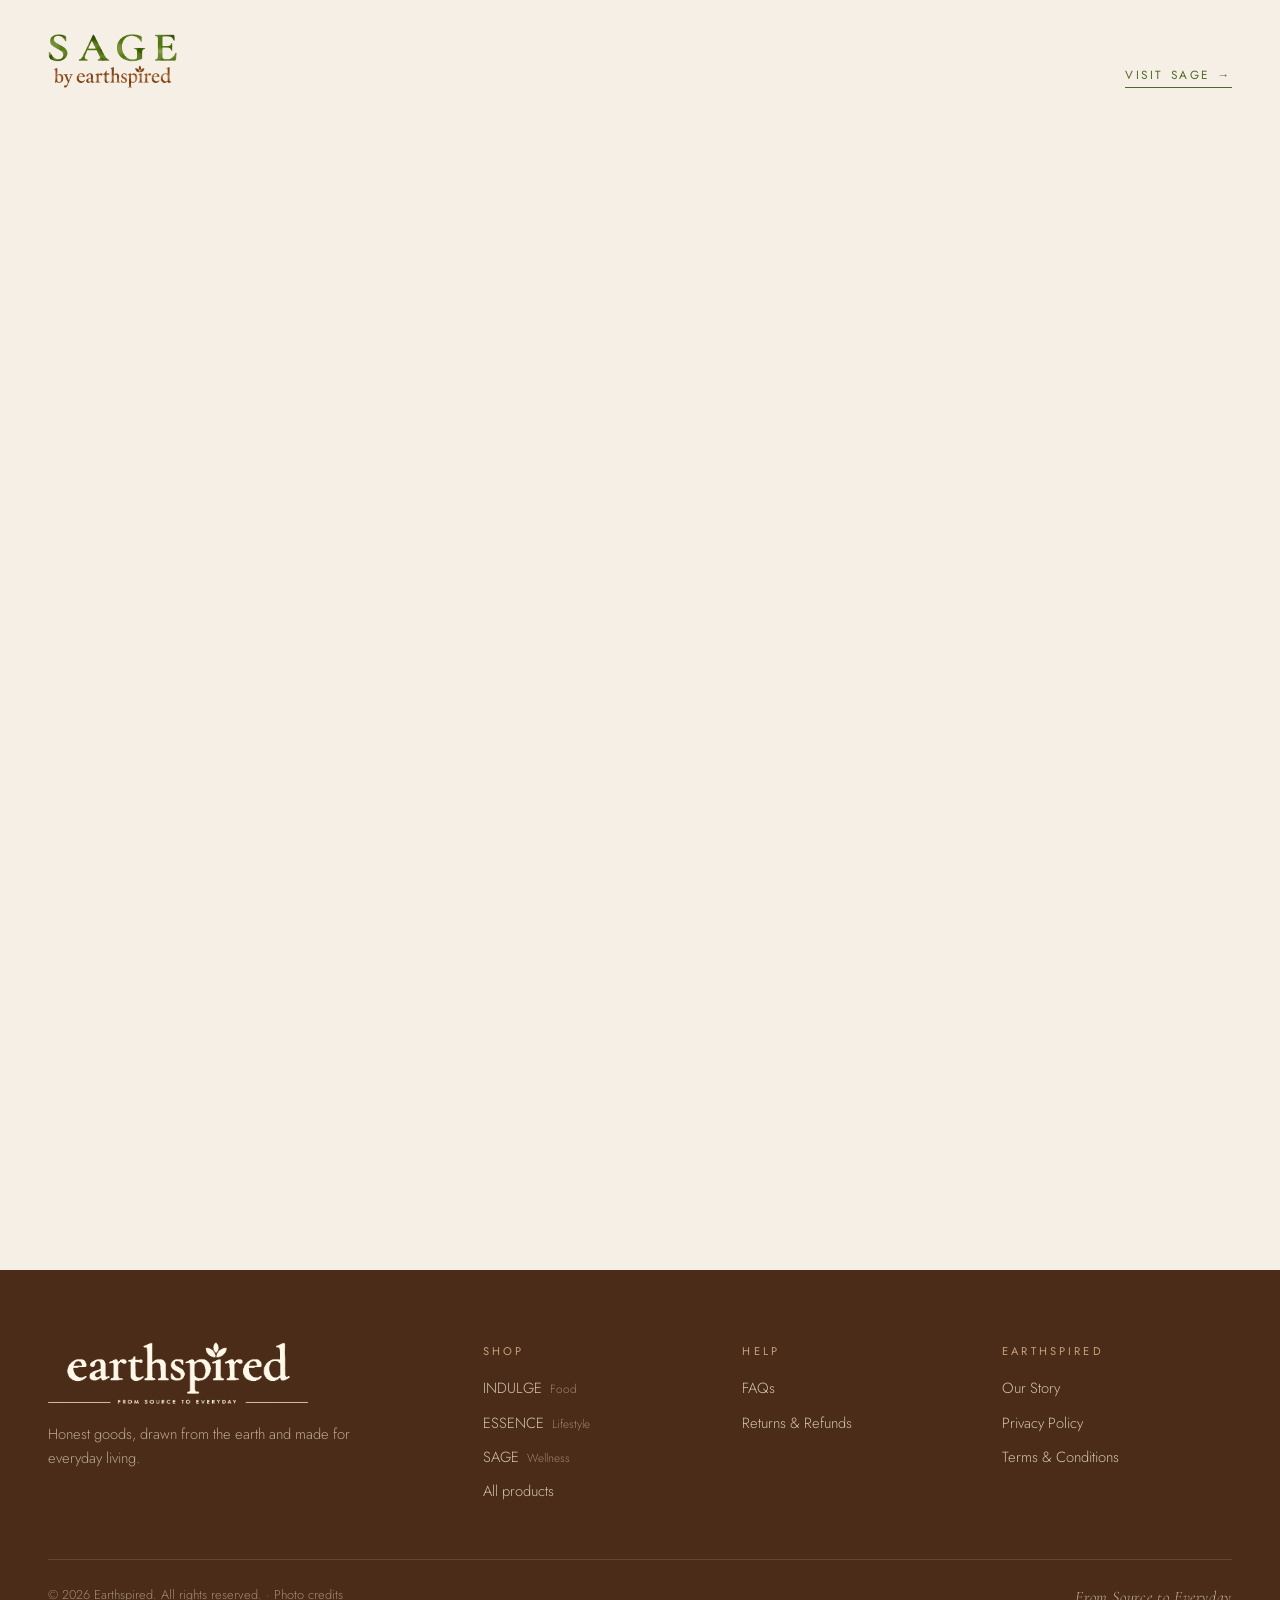
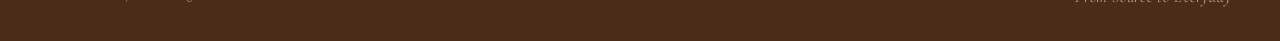
<file: search.html>
<!DOCTYPE html>
<html lang="en">
<head>
  <meta charset="UTF-8" />
  <meta name="viewport" content="width=device-width, initial-scale=1.0" />
  <title>Search — Earthspired</title>
  <meta name="description" content="Search Earthspired products." />
  <link rel="icon" href="assets/img/logos/earthspired.png" />
  <link rel="preconnect" href="https://fonts.googleapis.com" />
  <link rel="preconnect" href="https://fonts.gstatic.com" crossorigin />
  <link href="https://fonts.googleapis.com/css2?family=Cormorant+Garamond:ital,wght@0,400;0,500;0,600;1,400&family=Jost:wght@300;400;500&display=swap" rel="stylesheet" />
  <link rel="stylesheet" href="assets/css/style.css" />
  <script>document.documentElement.classList.add("js");</script>
</head>
<body data-page="search">
  <div id="site-header"></div>

  <main id="main">
    <!-- Built by app.js using ?q=search-terms -->
  </main>

  <div id="site-footer"></div>

  <script src="assets/js/config.js"></script>
  <script src="assets/js/catalogue.js"></script>
  <script src="assets/js/app.js"></script>
</body>
</html>
</file>
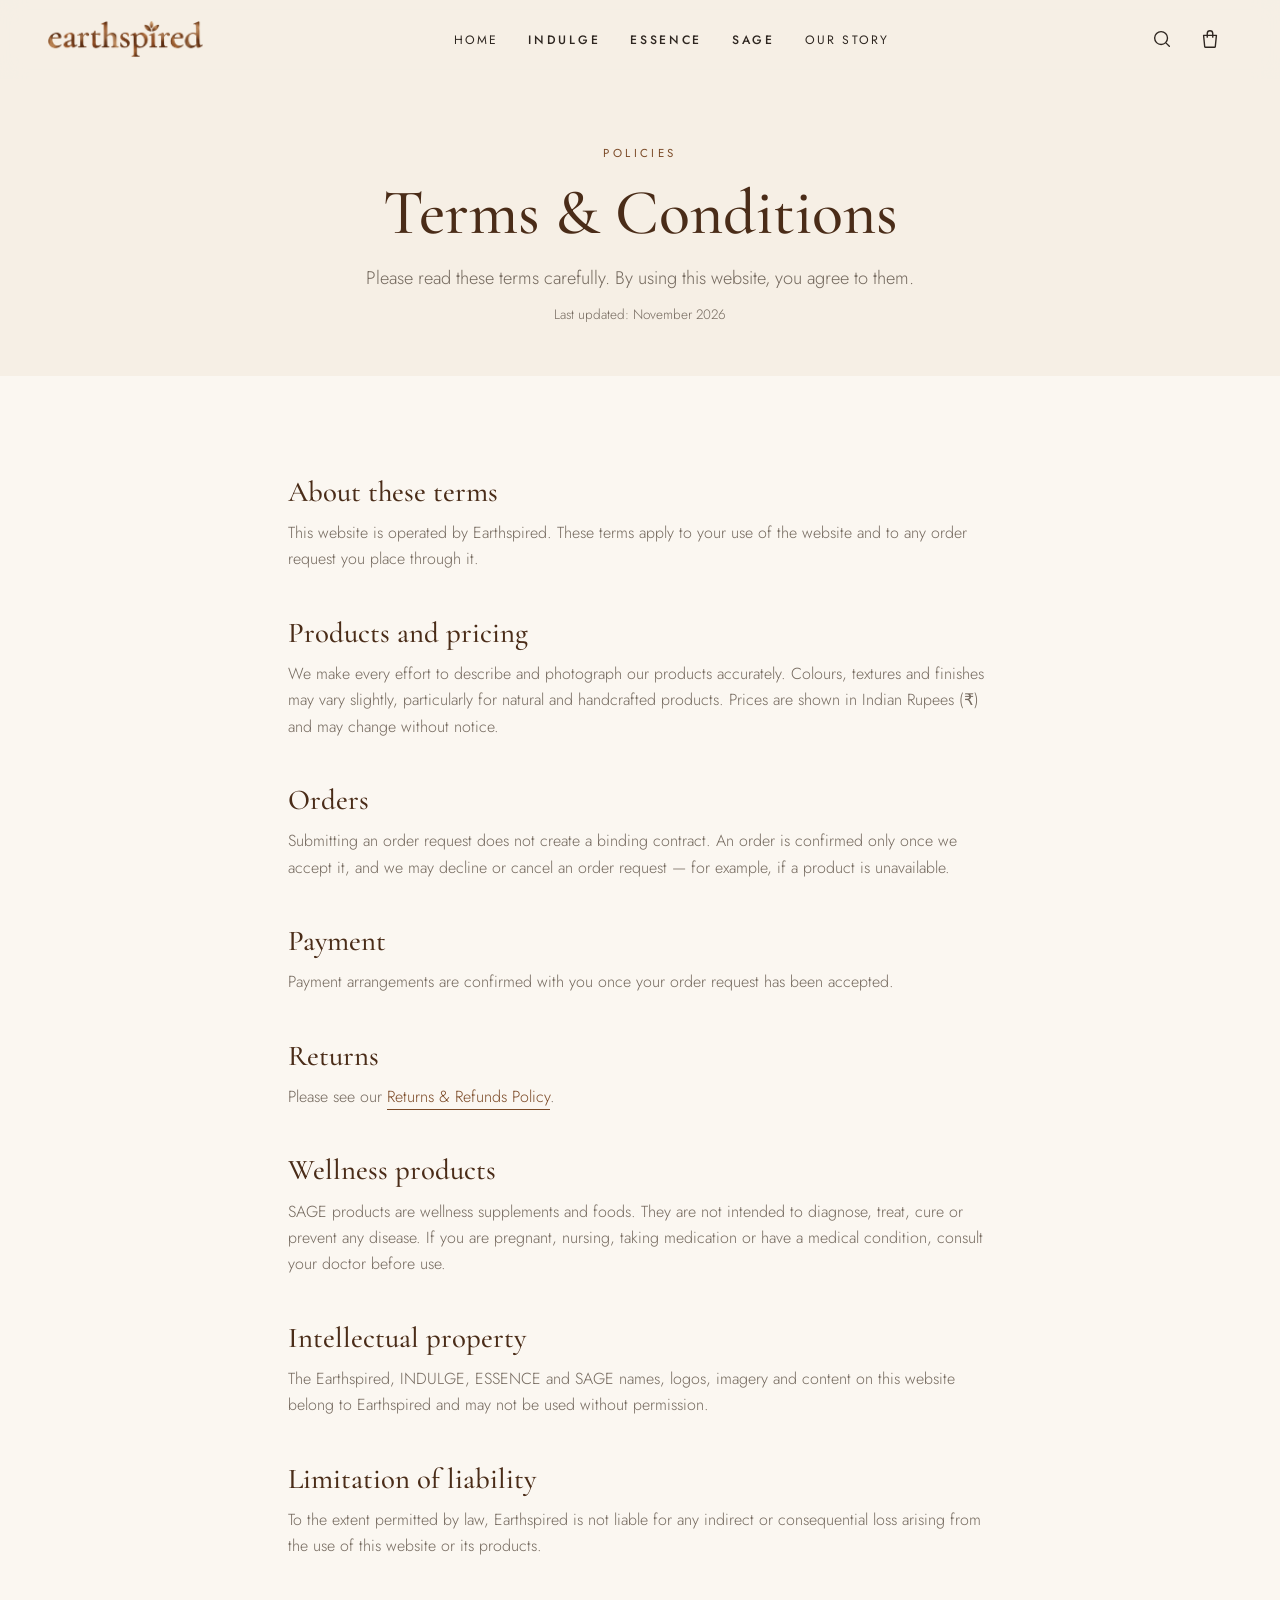
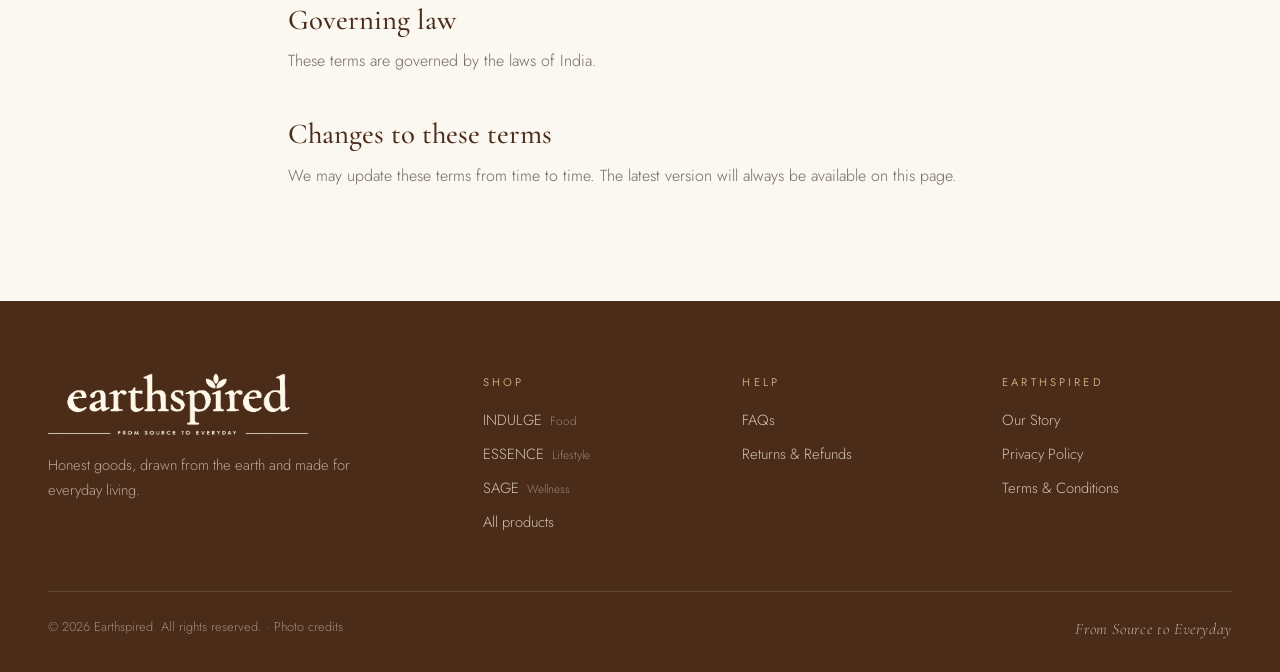
<file: terms.html>
<!DOCTYPE html>
<html lang="en">
<head>
  <meta charset="UTF-8" />
  <meta name="viewport" content="width=device-width, initial-scale=1.0" />
  <title>Terms & Conditions — Earthspired</title>
  <meta name="description" content="Earthspired Terms & Conditions." />
  <link rel="icon" href="assets/img/logos/earthspired.png" />
  <link rel="preconnect" href="https://fonts.googleapis.com" />
  <link rel="preconnect" href="https://fonts.gstatic.com" crossorigin />
  <link href="https://fonts.googleapis.com/css2?family=Cormorant+Garamond:ital,wght@0,400;0,500;0,600;1,400&family=Jost:wght@300;400;500&display=swap" rel="stylesheet" />
  <link rel="stylesheet" href="assets/css/style.css" />
  <script>document.documentElement.classList.add("js");</script>
</head>
<body data-page="terms">
  <div id="site-header"></div>

  <main id="main">
    <section class="page-hero">
      <div class="container">
        <span class="eyebrow">Policies</span>
        <h1>Terms & Conditions</h1>
        <p class="lead">Please read these terms carefully. By using this website, you agree to them.</p>
        <p class="policy-meta">Last updated: November 2026</p>
      </div>
    </section>
    <section class="section section--paper">
      <div class="container prose">
        <h2>About these terms</h2>
        <p>This website is operated by Earthspired. These terms apply to your use of the website and to any order request you place through it.</p>
        <h2>Products and pricing</h2>
        <p>We make every effort to describe and photograph our products accurately. Colours, textures and finishes may vary slightly, particularly for natural and handcrafted products. Prices are shown in Indian Rupees (₹) and may change without notice.</p>
        <h2>Orders</h2>
        <p>Submitting an order request does not create a binding contract. An order is confirmed only once we accept it, and we may decline or cancel an order request — for example, if a product is unavailable.</p>
        <h2>Payment</h2>
        <p>Payment arrangements are confirmed with you once your order request has been accepted.</p>
        <h2>Returns</h2>
        <p>Please see our <a class="text-link" href="returns.html">Returns &amp; Refunds Policy</a>.</p>
        <h2>Wellness products</h2>
        <p>SAGE products are wellness supplements and foods. They are not intended to diagnose, treat, cure or prevent any disease. If you are pregnant, nursing, taking medication or have a medical condition, consult your doctor before use.</p>
        <h2>Intellectual property</h2>
        <p>The Earthspired, INDULGE, ESSENCE and SAGE names, logos, imagery and content on this website belong to Earthspired and may not be used without permission.</p>
        <h2>Limitation of liability</h2>
        <p>To the extent permitted by law, Earthspired is not liable for any indirect or consequential loss arising from the use of this website or its products.</p>
        <h2>Governing law</h2>
        <p>These terms are governed by the laws of India.</p>
        <h2>Changes to these terms</h2>
        <p>We may update these terms from time to time. The latest version will always be available on this page.</p>
      </div>
    </section>
  </main>

  <div id="site-footer"></div>

  <script src="assets/js/config.js"></script>
  <script src="assets/js/catalogue.js"></script>
  <script src="assets/js/app.js"></script>
</body>
</html>
</file>
<file: assets/css/style.css>
/* =====================================================================
   EARTHSPIRED — STYLES
   Parent brand: warm brown/copper on cream.
   Sub-brands set --accent via [data-brand="indulge|essence|sage"].
   ===================================================================== */
:root {
  --cream: #f6efe5;
  --paper: #fbf7f1;
  --sand: #ede3d4;
  --brown: #7b4a27;
  --brown-deep: #4a2c18;
  --copper: #a8693a;
  --ink: #2e2620;
  --muted: #74695e;
  --line: rgba(123, 74, 39, 0.16);
  --line-strong: rgba(123, 74, 39, 0.3);

  --indulge: #a5161d;
  --indulge-deep: #7a1216;
  --indulge-soft: #f6e1dc;
  --essence: #6d2659;
  --essence-deep: #4c1a3e;
  --essence-soft: #f0e0ea;
  --sage: #4f6a2c;
  --sage-deep: #364a1d;
  --sage-soft: #e4ead6;

  --accent: var(--brown);
  --accent-deep: var(--brown-deep);
  --accent-soft: var(--sand);

  --serif: "Cormorant Garamond", Georgia, "Times New Roman", serif;
  --sans: "Jost", "Helvetica Neue", Arial, sans-serif;
  --radius: 6px;
  --max: 1240px;
  --header-h: 78px;
  --ease: cubic-bezier(.22, .61, .36, 1);
  --apple: cubic-bezier(0, 0, .5, 1);
  --sheet: cubic-bezier(.32, .72, 0, 1);
}
[data-brand="indulge"] { --accent: var(--indulge); --accent-deep: var(--indulge-deep); --accent-soft: var(--indulge-soft); }
[data-brand="essence"] { --accent: var(--essence); --accent-deep: var(--essence-deep); --accent-soft: var(--essence-soft); }
[data-brand="sage"] { --accent: var(--sage); --accent-deep: var(--sage-deep); --accent-soft: var(--sage-soft); }

* { box-sizing: border-box; margin: 0; padding: 0; }
html { scroll-behavior: smooth; -webkit-text-size-adjust: 100%; }
body {
  font-family: var(--sans);
  font-weight: 300;
  font-size: 16px;
  color: var(--ink);
  background: var(--cream);
  line-height: 1.65;
  -webkit-font-smoothing: antialiased;
  overflow-x: hidden;
}
img { max-width: 100%; display: block; }
a { color: inherit; text-decoration: none; }
button { font: inherit; cursor: pointer; border: none; background: none; color: inherit; }
input, textarea, select { font: inherit; color: inherit; }
svg { width: 20px; height: 20px; fill: none; stroke: currentColor; stroke-width: 1.5; stroke-linecap: round; stroke-linejoin: round; flex-shrink: 0; }
[hidden] { display: none !important; }
[id] { scroll-margin-top: calc(var(--header-h) + 16px); }
:focus-visible { outline: 2px solid var(--accent); outline-offset: 3px; border-radius: 2px; }
code { font-size: .88em; background: var(--sand); padding: 1px 6px; border-radius: 4px; }

.container { width: 100%; max-width: var(--max); margin: 0 auto; padding: 0 28px; }
.muted { color: var(--muted); }
.sr-only { position: absolute !important; width: 1px; height: 1px; overflow: hidden; clip: rect(0 0 0 0); white-space: nowrap; }
.skip-link { position: absolute; left: -9999px; top: 8px; z-index: 200; background: var(--brown); color: #fff; padding: 10px 16px; border-radius: var(--radius); }
.skip-link:focus { left: 8px; }

/* Placeholder highlight — every "[TBC: …]" on the site */
.ph {
  background: repeating-linear-gradient(135deg, rgba(214, 160, 60, .16) 0 6px, rgba(214, 160, 60, .26) 6px 12px);
  border: 1px dashed #c48a2c;
  color: #7a5212;
  border-radius: 4px;
  padding: 0 6px;
  font-family: var(--sans);
  font-style: normal;
  font-size: .86em;
  font-weight: 400;
  letter-spacing: 0;
  text-transform: none;
  box-decoration-break: clone;
  -webkit-box-decoration-break: clone;
}

/* ------------------------------ type ------------------------------ */
.eyebrow {
  display: inline-block;
  font-size: .72rem; font-weight: 400; letter-spacing: .3em; text-transform: uppercase;
  color: var(--accent);
}
h1, h2, h3 { font-family: var(--serif); font-weight: 500; line-height: 1.12; color: var(--brown-deep); }
h1, h2 { text-wrap: balance; }
[data-brand] h1, [data-brand] h2 { color: var(--accent-deep); }
h1 { font-size: clamp(2.4rem, 5.4vw, 4rem); }
h2 { font-size: clamp(1.9rem, 3.6vw, 2.8rem); }
h3 { font-size: 1.4rem; }
.lead { font-size: 1.14rem; color: var(--muted); max-width: 60ch; }
.page-title { margin-bottom: 32px; display: flex; align-items: baseline; gap: 16px; flex-wrap: wrap; }
.page-title small { font-family: var(--sans); font-size: .9rem; color: var(--muted); font-weight: 300; }
.text-link { color: var(--accent); border-bottom: 1px solid currentColor; padding-bottom: 1px; transition: opacity .2s; }
.text-link:hover { opacity: .7; }
.link-arrow {
  display: inline-block;
  font-size: .74rem; letter-spacing: .22em; text-transform: uppercase; font-weight: 400;
  color: var(--accent); border-bottom: 1px solid currentColor; padding-bottom: 3px; transition: opacity .2s;
}
.link-arrow:hover { opacity: .7; }
.rule-tag { display: flex; align-items: center; gap: 18px; justify-content: center; font-family: var(--serif); font-style: italic; font-size: 1.5rem; letter-spacing: .02em; color: var(--copper); }
.rule-tag::before, .rule-tag::after { content: ""; height: 1px; width: clamp(30px, 10vw, 120px); background: var(--line-strong); }

/* ------------------------------ buttons ----------------------------- */
.btn {
  display: inline-flex; align-items: center; justify-content: center; gap: 10px;
  padding: 14px 28px; min-height: 48px;
  font-size: .76rem; letter-spacing: .2em; text-transform: uppercase; font-weight: 400;
  border: 1px solid var(--accent); background: var(--accent); color: #fff;
  border-radius: var(--radius); transition: background .25s, color .25s, border-color .25s;
  text-align: center;
}
.btn:hover { background: var(--accent-deep); border-color: var(--accent-deep); }
.btn:disabled { opacity: .45; cursor: not-allowed; }
.btn--ghost { background: transparent; color: var(--accent); }
.btn--ghost:hover { background: var(--accent); color: #fff; }
.btn--block { width: 100%; }
.btn--sm { padding: 10px 18px; min-height: 42px; font-size: .7rem; }
.btn--lg { min-height: 56px; }
.btn--grow { flex: 1; }
.btn-row { display: flex; flex-wrap: wrap; gap: 12px; margin-top: 26px; }
.icon-btn { width: 44px; height: 44px; display: inline-grid; place-items: center; border-radius: 50%; position: relative; transition: background .2s, color .2s; }
.icon-btn:hover, .icon-btn.active { background: var(--sand); }
.icon-btn svg { width: 22px; height: 22px; }

/* ------------------------------ header ------------------------------ */
.site-header {
  position: sticky; top: 0; z-index: 60;
  background: rgba(246, 239, 229, .9);
  backdrop-filter: saturate(1.2) blur(12px); -webkit-backdrop-filter: saturate(1.2) blur(12px);
  border-bottom: 1px solid transparent; transition: border-color .3s, box-shadow .3s;
}
.site-header.scrolled { border-color: var(--line); box-shadow: 0 6px 24px -18px rgba(74, 44, 24, .4); }
.nav { height: var(--header-h); display: flex; align-items: center; gap: 24px; }
.logo img { height: 36px; width: auto; }
.main-nav { flex: 1; display: flex; justify-content: center; }
.main-nav ul { list-style: none; display: flex; gap: 30px; }
.main-nav a {
  font-size: .76rem; letter-spacing: .18em; text-transform: uppercase; font-weight: 400;
  padding: 8px 0; position: relative; color: var(--ink); transition: color .2s;
}
.main-nav a::after { content: ""; position: absolute; left: 0; right: 0; bottom: 0; height: 1.5px; background: currentColor; transform: scaleX(0); transition: transform .25s; transform-origin: left; }
.main-nav a:hover::after, .main-nav a.active::after { transform: scaleX(1); }
.main-nav a.active { color: var(--brown); }
.main-nav a.brand-link { font-weight: 500; letter-spacing: .22em; }
.main-nav a.brand-link:hover, .main-nav a.brand-link.active { color: var(--accent); }
.nav-actions { display: flex; align-items: center; gap: 4px; }
.cart-count {
  position: absolute; top: 3px; right: 1px;
  min-width: 18px; height: 18px; padding: 0 5px; border-radius: 9px;
  background: var(--brown); color: #fff; font-size: .66rem; font-weight: 400; line-height: 18px; text-align: center;
}
.cart-count.bump { animation: bump .35s ease; }
@keyframes bump { 50% { transform: scale(1.35); } }
.menu-toggle { display: none; }

/* mobile nav drawer */
.mobile-nav { position: fixed; inset: 0; z-index: 90; background: rgba(46, 38, 32, .4); opacity: 0; visibility: hidden; transition: opacity .3s, visibility .3s; }
.mobile-nav-panel {
  position: absolute; top: 0; left: 0; bottom: 0; width: min(360px, 88vw);
  background: var(--paper); padding: 18px 22px 28px; display: flex; flex-direction: column;
  transform: translateX(-100%); transition: transform .35s cubic-bezier(.2, .8, .2, 1); overflow-y: auto;
}
.menu-open .mobile-nav { opacity: 1; visibility: visible; }
.menu-open .mobile-nav-panel { transform: none; }
.menu-open { overflow: hidden; }
.mobile-nav-head { display: flex; align-items: center; justify-content: space-between; margin-bottom: 18px; }
.mobile-nav-head img { height: 32px; }
.mobile-nav ul { list-style: none; flex: 1; }
.mobile-nav li a {
  display: flex; justify-content: space-between; align-items: baseline;
  padding: 16px 4px; border-bottom: 1px solid var(--line);
  font-family: var(--serif); font-size: 1.5rem; font-weight: 500; color: var(--brown-deep);
}
.mobile-nav li a[data-brand] { color: var(--accent); letter-spacing: .12em; }
.mobile-nav li a small { font-family: var(--sans); font-size: .7rem; letter-spacing: .2em; text-transform: uppercase; color: var(--muted); }
.mobile-nav li a.active { text-decoration: underline; text-underline-offset: 6px; text-decoration-thickness: 1px; }
.mobile-nav-foot { display: grid; gap: 10px; margin-top: 24px; }

/* search overlay */
.search-overlay { position: fixed; inset: 0; z-index: 100; background: rgba(46, 38, 32, .35); opacity: 0; transition: opacity .2s; }
.search-overlay.open { opacity: 1; }
.search-panel { background: var(--paper); margin-top: 0; padding-top: 20px; padding-bottom: 26px; border-radius: 0 0 var(--radius) var(--radius); max-width: 820px; box-shadow: 0 20px 50px -20px rgba(46, 38, 32, .35); transform: translateY(-10px); transition: transform .25s; }
.search-overlay.open .search-panel { transform: none; }
.search-form { display: flex; align-items: center; gap: 12px; border-bottom: 1px solid var(--line-strong); padding: 6px 0; }
.search-form input { flex: 1; min-width: 0; border: none; outline: none; background: transparent; font-size: 1.15rem; padding: 10px 0; }
.search-form svg { color: var(--muted); }
.search-form--page { max-width: 560px; margin: -8px 0 40px; border: 1px solid var(--line-strong); border-radius: var(--radius); padding: 4px 4px 4px 16px; background: var(--paper); }
.search-live { padding-top: 18px; }
.search-hint { font-size: .78rem; letter-spacing: .2em; text-transform: uppercase; color: var(--muted); margin-bottom: 12px; }
.search-brands { display: grid; grid-template-columns: repeat(3, 1fr); gap: 10px; }
.search-brands a { border: 1px solid var(--line); border-radius: var(--radius); padding: 14px; font-family: var(--serif); font-weight: 500; font-size: 1.25rem; letter-spacing: .14em; color: var(--accent); display: flex; flex-direction: column; transition: background .2s; }
.search-brands a:hover { background: var(--accent-soft); }
.search-brands small { font-family: var(--sans); font-size: .68rem; letter-spacing: .2em; text-transform: uppercase; color: var(--muted); }
.search-list { list-style: none; display: grid; gap: 4px; margin-bottom: 14px; }
.search-list a { display: flex; align-items: center; gap: 14px; padding: 8px; border-radius: var(--radius); transition: background .2s; }
.search-list a:hover, .search-list a:focus-visible { background: var(--sand); }
.search-list img { width: 52px; height: 52px; object-fit: cover; border-radius: 4px; }
.search-list span { flex: 1; display: flex; flex-direction: column; line-height: 1.35; }
.search-list strong { font-weight: 400; }
.search-list small { font-size: .74rem; letter-spacing: .12em; text-transform: uppercase; color: var(--accent); }
.search-list em { font-style: normal; font-family: var(--serif); font-size: 1.15rem; color: var(--brown-deep); }

/* breadcrumb */
.breadcrumb { padding-top: 22px; }
.breadcrumb ol { list-style: none; display: flex; flex-wrap: wrap; gap: 8px; font-size: .78rem; letter-spacing: .06em; color: var(--muted); }
.breadcrumb li + li::before { content: "/"; margin-right: 8px; opacity: .5; }
.breadcrumb a:hover { color: var(--accent); }
.breadcrumb [aria-current] { color: var(--ink); }

/* ------------------------------ sections ---------------------------- */
.section { padding: 100px 0; }
.section--tight { padding: 56px 0; }
.section--paper { background: var(--paper); }
.section--sand { background: var(--sand); }
.section-head { text-align: center; margin-bottom: 52px; }
.section-head h2 { margin: 12px 0 14px; }
.section-head .lead { margin: 0 auto; }
.section-head--row { display: flex; justify-content: space-between; align-items: flex-end; gap: 20px; text-align: left; margin-bottom: 36px; flex-wrap: wrap; }
.section-head--row h2 { margin: 8px 0 0; }

/* ------------------------------ home hero --------------------------- */
.hero { padding: 90px 0 100px; text-align: center; position: relative; overflow: hidden; }
.hero::before, .hero::after {
  content: ""; position: absolute; border-radius: 50%; filter: blur(60px); opacity: .5; z-index: 0;
}
.hero::before { width: 420px; height: 420px; left: -140px; top: -120px; background: #ead7bf; }
.hero::after { width: 380px; height: 380px; right: -120px; bottom: -160px; background: #e9dccb; }
.hero > * { position: relative; z-index: 1; }
.hero-logo { width: min(620px, 86vw); margin: 0 auto 8px; }
.hero h1 { position: absolute; width: 1px; height: 1px; overflow: hidden; clip: rect(0 0 0 0); }
.hero-intro { font-family: var(--serif); font-size: clamp(1.35rem, 2.6vw, 1.85rem); line-height: 1.4; color: var(--brown-deep); max-width: 34ch; margin: 34px auto 14px; }
.hero-intro b { font-weight: 500; letter-spacing: .1em; }
.hero-intro b[data-brand] { color: var(--accent); }
.hero .btn-row { justify-content: center; margin-top: 34px; }

/* parent structure diagram */
.structure { display: grid; justify-items: center; gap: 0; }
.structure-root { font-family: var(--serif); font-size: 1.7rem; color: var(--brown); padding: 14px 30px; border: 1px solid var(--line-strong); border-radius: 40px; background: var(--paper); display: flex; align-items: center; gap: 12px; }
.structure-root img { height: 34px; }
.structure-stem { width: 1px; height: 34px; background: var(--line-strong); }
.structure-branches { display: grid; grid-template-columns: repeat(3, 1fr); gap: 32px; width: 100%; max-width: 980px; position: relative; padding-top: 34px; }
.structure-branches::before { content: ""; position: absolute; top: 0; left: 16.66%; right: 16.66%; height: 1px; background: var(--line-strong); }
.trio-item { display: flex; flex-direction: column; align-items: center; gap: 10px; position: relative; padding: 0 10px; }
.trio-item::before { content: ""; position: absolute; top: -34px; left: 50%; width: 1px; height: 34px; background: var(--line-strong); }
.trio-item img { height: 64px; width: auto; max-width: 100%; object-fit: contain; transition: transform .3s; }
.trio-item:hover img { transform: translateY(-3px); }
.trio-item span { font-size: .72rem; letter-spacing: .3em; text-transform: uppercase; color: var(--accent); }

/* brand panels */
.brand-panels { display: grid; grid-template-columns: repeat(3, 1fr); gap: 24px; }
.brand-panel { display: flex; flex-direction: column; background: var(--paper); border: 1px solid var(--line); border-radius: var(--radius); overflow: hidden; transition: transform .35s cubic-bezier(.2, .8, .2, 1), box-shadow .35s, border-color .35s; }
.brand-panel:hover { transform: translateY(-4px); box-shadow: 0 22px 40px -28px rgba(46, 38, 32, .45); border-color: var(--accent); }
.brand-panel-imgs { display: grid; grid-template-columns: minmax(0, 2fr) minmax(0, 1fr); grid-template-rows: repeat(2, minmax(0, 1fr)); gap: 3px; aspect-ratio: 4 / 3; overflow: hidden; background: var(--accent-soft); }
.brand-panel-imgs img { width: 100%; height: 100%; min-width: 0; min-height: 0; object-fit: cover; transition: transform 1.2s var(--ease); }
.brand-panel:hover .brand-panel-imgs img { transform: scale(1.04); }
.brand-panel-imgs img:first-child { grid-row: span 2; }
.brand-panel-body { padding: 28px 28px 30px; display: flex; flex-direction: column; gap: 10px; flex: 1; border-top: 4px solid var(--accent); }
.brand-panel-logo { height: 66px; width: 100%; max-width: 100%; object-fit: contain; object-position: left center; margin-bottom: 6px; }
.brand-panel-body p { color: var(--muted); min-height: 3.3em; }
.brand-panel-count { font-size: .84rem; color: var(--ink); flex: 1; min-height: 2.7em; }
.brand-panel .link-arrow { align-self: flex-start; margin-top: 8px; }

/* story preview */
.split { display: grid; grid-template-columns: 1fr 1fr; gap: 70px; align-items: center; }
.split h2 { margin: 12px 0 20px; }
.split p { color: var(--muted); margin-bottom: 16px; max-width: 54ch; }
.mosaic { display: grid; grid-template-columns: 1fr 1fr; grid-template-rows: repeat(2, 200px); gap: 12px; }
.mosaic img { width: 100%; height: 100%; object-fit: cover; border-radius: var(--radius); }
.mosaic img:first-child { grid-row: span 2; }

/* ------------------------------ product cards ----------------------- */
.grid { display: grid; gap: 28px; }
.grid--products { grid-template-columns: repeat(4, 1fr); }
.card { display: flex; flex-direction: column; background: var(--paper); border: 1px solid var(--line); border-radius: var(--radius); overflow: hidden; transition: border-color .3s, box-shadow .3s; }
.card:hover { border-color: var(--accent); box-shadow: 0 18px 36px -28px rgba(46, 38, 32, .5); }
.card-img { aspect-ratio: 1 / 1; overflow: hidden; background: var(--accent-soft); }
.card-img img { width: 100%; height: 100%; object-fit: cover; object-position: center 70%; transition: transform .8s cubic-bezier(.2, .8, .2, 1); }
.card:hover .card-img img { transform: scale(1.05); }
.card-body { padding: 18px 18px 18px; display: flex; flex-direction: column; flex: 1; gap: 6px; }
.card-meta { display: flex; gap: 10px; align-items: center; flex-wrap: wrap; }
.card-brand { font-size: .66rem; letter-spacing: .24em; font-weight: 500; color: var(--accent); }
.card-cat { font-size: .66rem; letter-spacing: .18em; text-transform: uppercase; color: var(--muted); }
.card-title { font-size: 1.35rem; }
.card-title a:hover { color: var(--accent); }
.card-desc { font-size: .9rem; color: var(--muted); line-height: 1.5; flex: 1; }
.card-foot { display: flex; justify-content: space-between; align-items: center; gap: 10px; margin-top: 10px; padding-top: 14px; border-top: 1px solid var(--line); flex-wrap: wrap; }
.price { font-family: var(--serif); font-size: 1.35rem; font-weight: 500; color: var(--brown-deep); }
.price small { font-family: var(--sans); font-size: .78rem; font-weight: 300; color: var(--muted); }
.card-add { font-size: .68rem; letter-spacing: .18em; text-transform: uppercase; font-weight: 400; color: var(--accent); border: 1px solid var(--accent); border-radius: 30px; padding: 8px 14px; transition: background .2s, color .2s; white-space: nowrap; }
.card-add:hover { background: var(--accent); color: #fff; }
.card-out { font-size: .7rem; letter-spacing: .14em; text-transform: uppercase; color: var(--muted); }

/* ------------------------------ brand page -------------------------- */
.brand-hero { text-align: center; padding: 40px 0 70px; }
.brand-hero-logo { width: min(520px, 84vw); margin: 0 auto 26px; }
.brand-hero .lead { margin: 14px auto 0; }
.overview { display: grid; grid-template-columns: 1fr 1.4fr; gap: 60px; padding-top: 40px; border-top: 1px solid var(--line); }
.overview h2 { margin-top: 10px; }
.overview p { color: var(--muted); font-size: 1.05rem; }
.chips { list-style: none; display: flex; flex-wrap: wrap; gap: 8px; margin-top: 22px; }
.chips li { border: 1px solid var(--accent); color: var(--accent); border-radius: 30px; padding: 6px 16px; font-size: .8rem; letter-spacing: .08em; }
.table-wrap { overflow-x: auto; border: 1px solid var(--line); border-radius: var(--radius); background: var(--paper); }
.info-table { width: 100%; border-collapse: collapse; min-width: 640px; }
.info-table th, .info-table td { text-align: left; padding: 14px 18px; border-bottom: 1px solid var(--line); vertical-align: top; }
.info-table th { font-size: .7rem; letter-spacing: .2em; text-transform: uppercase; font-weight: 400; color: var(--muted); background: var(--accent-soft); }
.info-table td a { color: var(--accent); font-weight: 400; }
.info-table tbody tr:last-child td { border-bottom: none; }
.cross-brands { display: grid; grid-template-columns: 1fr 1fr; gap: 20px; max-width: 760px; margin: 0 auto; }
.cross-brands a { border: 1px solid var(--line); border-radius: var(--radius); padding: 28px; display: flex; flex-direction: column; align-items: center; gap: 12px; background: var(--paper); transition: border-color .2s, background .2s; }
.cross-brands a:hover { border-color: var(--accent); background: var(--accent-soft); }
.cross-brands img { height: 60px; width: auto; }
.cross-brands span { font-size: .72rem; letter-spacing: .24em; text-transform: uppercase; color: var(--accent); }

/* FAQ */
.faq-wrap { display: grid; grid-template-columns: 1fr 1.6fr; gap: 60px; align-items: start; }
.faq-wrap h2 { margin: 10px 0 12px; }
.faq-list { border-top: 1px solid var(--line); }
.faq { border-bottom: 1px solid var(--line); }
.faq summary { list-style: none; cursor: pointer; padding: 20px 40px 20px 0; position: relative; font-family: var(--serif); font-size: 1.25rem; font-weight: 500; color: var(--brown-deep); }
.faq summary::-webkit-details-marker { display: none; }
.faq summary::after { content: "+"; position: absolute; right: 6px; top: 50%; transform: translateY(-50%); font-family: var(--sans); font-weight: 300; font-size: 1.5rem; color: var(--accent); transition: transform .25s; }
.faq[open] summary::after { transform: translateY(-50%) rotate(45deg); }
.faq-a { padding: 0 0 22px; color: var(--muted); max-width: 70ch; }
.faq-group { margin-bottom: 50px; }
.faq-group h3 { font-size: 1.6rem; margin-bottom: 14px; color: var(--accent); letter-spacing: .1em; }
.faq-group h3 small { font-family: var(--sans); font-size: .72rem; letter-spacing: .24em; text-transform: uppercase; color: var(--muted); margin-left: 8px; }

/* ------------------------------ product page ------------------------ */
.product { display: grid; grid-template-columns: 1.1fr 1fr; gap: 64px; padding-top: 28px; padding-bottom: 90px; align-items: start; }
.gallery { position: sticky; top: calc(var(--header-h) + 20px); }
.gallery-main { border-radius: var(--radius); overflow: hidden; background: var(--accent-soft); border: 1px solid var(--line); }
.gallery-main img { width: 100%; height: auto; max-height: 72vh; object-fit: contain; margin: 0 auto; }
.gallery-thumbs { display: flex; gap: 10px; margin-top: 12px; }
.gallery-thumbs button { width: 76px; height: 76px; border-radius: 4px; overflow: hidden; border: 1px solid var(--line); opacity: .65; transition: opacity .2s, border-color .2s; }
.gallery-thumbs button.active, .gallery-thumbs button:hover { opacity: 1; border-color: var(--accent); }
.gallery-thumbs img { width: 100%; height: 100%; object-fit: cover; }
.buybox { display: flex; flex-direction: column; gap: 14px; }
.buybox-brand img { height: 52px; width: auto; }
.buybox h1 { font-size: clamp(2.2rem, 4vw, 3.2rem); margin-top: -4px; }
.buybox-price { display: flex; align-items: baseline; gap: 14px; flex-wrap: wrap; }
.buybox-price .price { font-size: 2rem; }
.buybox-price .unit { color: var(--muted); font-size: .9rem; }
.buybox-short { font-size: 1.05rem; color: var(--muted); }
.stock { display: flex; align-items: center; gap: 8px; font-size: .88rem; }
.stock i { width: 8px; height: 8px; border-radius: 50%; background: #b9a68f; }
.stock--ok i { background: #4f8a3a; }
.stock--low i { background: #d08a1f; }
.stock--out i { background: #b3261e; }
.field { padding-top: 14px; border-top: 1px solid var(--line); }
.field-label { display: block; font-size: .72rem; letter-spacing: .2em; text-transform: uppercase; color: var(--muted); margin-bottom: 10px; }
.field-label strong { color: var(--ink); font-weight: 400; letter-spacing: .08em; text-transform: none; font-size: .9rem; }
.variants { display: flex; flex-wrap: wrap; gap: 8px; }
.variant { border: 1px solid var(--line-strong); border-radius: var(--radius); padding: 10px 18px; min-height: 46px; display: flex; flex-direction: column; align-items: flex-start; line-height: 1.3; transition: border-color .2s, background .2s; }
.variant small { font-size: .78rem; color: var(--muted); }
.variant:hover { border-color: var(--accent); }
.variant.active { border-color: var(--accent); background: var(--accent-soft); box-shadow: inset 0 0 0 1px var(--accent); }
.buy-row { display: flex; gap: 12px; margin-top: 6px; flex-wrap: wrap; }
.qty { display: inline-flex; align-items: center; border: 1px solid var(--line-strong); border-radius: var(--radius); height: 48px; background: var(--paper); }
.qty button { width: 44px; height: 100%; display: grid; place-items: center; color: var(--muted); transition: color .2s; }
.qty button:hover { color: var(--accent); }
.qty button svg { width: 16px; height: 16px; }
.qty input { width: 44px; text-align: center; border: none; background: transparent; outline: none; font-size: 1rem; -moz-appearance: textfield; appearance: textfield; }
.qty input::-webkit-outer-spin-button, .qty input::-webkit-inner-spin-button { -webkit-appearance: none; margin: 0; }
.qty--sm { height: 40px; }
.qty--sm button { width: 36px; }
.qty--sm input { width: 34px; }
.features h3 { font-size: 1.2rem; margin-bottom: 10px; }
.features ul { list-style: none; display: flex; flex-wrap: wrap; gap: 8px; }
.features li { border: 1px solid var(--accent); color: var(--accent-deep); border-radius: 30px; padding: 6px 14px; font-size: .86rem; }
.details { display: grid; grid-template-columns: 1fr 1fr; gap: 0 60px; }
.detail-block { padding: 28px 0; border-top: 1px solid var(--line); }
.detail-block h2 { font-size: 1.6rem; margin-bottom: 12px; }
.detail-block p { color: var(--muted); margin-bottom: 8px; }
.spec-table { width: 100%; border-collapse: collapse; }
.spec-table th, .spec-table td { text-align: left; padding: 10px 0; border-bottom: 1px solid var(--line); vertical-align: top; font-size: .95rem; }
.spec-table th { font-weight: 400; color: var(--muted); width: 45%; padding-right: 16px; }

/* ------------------------------ cart / checkout --------------------- */
.cart-layout { display: grid; grid-template-columns: 1.6fr 1fr; gap: 48px; align-items: start; }
.cart-lines { list-style: none; border-top: 1px solid var(--line); }
.cart-line { display: grid; grid-template-columns: 96px 1fr auto auto; gap: 20px; align-items: center; padding: 20px 0; border-bottom: 1px solid var(--line); }
.cart-thumb img { width: 96px; height: 96px; object-fit: cover; border-radius: var(--radius); }
.cart-info { display: flex; flex-direction: column; gap: 2px; align-items: flex-start; min-width: 0; }
.cart-name { font-family: var(--serif); font-size: 1.3rem; font-weight: 500; color: var(--brown-deep); }
.cart-name:hover { color: var(--accent); }
.cart-info .muted { font-size: .88rem; }
.cart-remove { display: inline-flex; align-items: center; gap: 6px; font-size: .78rem; margin-top: 6px; color: var(--muted); border: none; }
.cart-remove svg { width: 15px; height: 15px; }
.cart-remove:hover { color: #b3261e; }
.cart-total { font-family: var(--serif); font-size: 1.3rem; font-weight: 500; min-width: 90px; text-align: right; }
.summary { background: var(--paper); border: 1px solid var(--line); border-radius: var(--radius); padding: 28px; position: sticky; top: calc(var(--header-h) + 20px); display: flex; flex-direction: column; gap: 0; }
.summary h2 { font-size: 1.6rem; margin-bottom: 16px; }
.sum-row { display: flex; justify-content: space-between; gap: 16px; padding: 10px 0; font-size: .95rem; }
.sum-row small { color: var(--muted); font-size: .8rem; }
.sum-row--disc { color: var(--sage); }
.sum-row--total { border-top: 1px solid var(--line-strong); margin-top: 6px; padding-top: 16px; font-family: var(--serif); font-size: 1.5rem; font-weight: 500; color: var(--brown-deep); }
.sum-row--total small { font-family: var(--sans); font-size: .76rem; font-weight: 300; }
.sum-note { font-size: .8rem; color: var(--muted); margin: 4px 0 18px; }
.sum-gap { height: 18px; }
.summary .btn { margin-bottom: 14px; }
.summary > .link-arrow { align-self: flex-start; margin-top: 8px; }
.summary-continue { align-self: center; }
.discount-form { margin: 6px 0 16px; padding: 16px 0; border-top: 1px solid var(--line); border-bottom: 1px solid var(--line); }
.discount-form label { display: block; font-size: .7rem; letter-spacing: .2em; text-transform: uppercase; color: var(--muted); margin-bottom: 8px; }
.discount-row { display: flex; gap: 8px; }
.discount-row input { flex: 1; min-width: 0; border: 1px solid var(--line-strong); border-radius: var(--radius); padding: 0 12px; background: #fff; outline: none; text-transform: uppercase; }
.discount-row input::placeholder { text-transform: none; }
.discount-row input:focus { border-color: var(--accent); }
.discount-msg { font-size: .84rem; margin-top: 8px; color: var(--sage); min-height: 0; }
.discount-msg:empty { display: none; }
.discount-msg.err { color: #b3261e; }
.discount-msg .text-link { font-size: .84rem; }
.mini-lines { list-style: none; margin-bottom: 8px; }
.mini-lines li { display: flex; align-items: center; gap: 14px; padding: 10px 0; }
.mini-lines li > span:nth-child(2) { flex: 1; display: flex; flex-direction: column; line-height: 1.3; min-width: 0; }
.mini-lines strong { font-weight: 400; }
.mini-lines small { color: var(--muted); font-size: .8rem; }
.mini-thumb { position: relative; flex-shrink: 0; }
.mini-thumb img { width: 56px; height: 56px; object-fit: cover; border-radius: 4px; border: 1px solid var(--line); }
.mini-thumb em { position: absolute; top: -7px; right: -7px; font-style: normal; background: var(--brown); color: #fff; border-radius: 10px; min-width: 20px; height: 20px; font-size: .7rem; display: grid; place-items: center; padding: 0 5px; }

.checkout-form fieldset { border: none; padding: 0 0 34px; margin-bottom: 30px; border-bottom: 1px solid var(--line); }
.checkout-form legend { font-family: var(--serif); font-size: 1.6rem; font-weight: 500; color: var(--brown-deep); display: flex; align-items: center; gap: 12px; margin-bottom: 20px; }
.checkout-form legend span { width: 32px; height: 32px; border-radius: 50%; background: var(--brown); color: #fff; font-family: var(--sans); font-size: .9rem; display: grid; place-items: center; }
.form-grid { display: grid; grid-template-columns: 1fr 1fr; gap: 16px 18px; }
.form-field { display: flex; flex-direction: column; gap: 6px; }
.form-field--full { grid-column: 1 / -1; }
.form-field label { font-size: .74rem; letter-spacing: .14em; text-transform: uppercase; color: var(--muted); }
.form-field input, .form-field textarea, .form-field select { border: 1px solid var(--line-strong); border-radius: var(--radius); padding: 12px 14px; background: #fff; outline: none; min-height: 48px; transition: border-color .2s; width: 100%; }
.form-field textarea { resize: vertical; }
.form-field input:focus, .form-field textarea:focus, .form-field select:focus { border-color: var(--accent); box-shadow: 0 0 0 3px var(--accent-soft); }
.form-field.invalid input, .form-field.invalid textarea, .form-field.invalid select { border-color: #b3261e; }
.form-error, .form-msg { color: #b3261e; font-size: .9rem; margin-bottom: 14px; min-height: 0; }
.form-msg { color: var(--ink); margin: 14px 0 0; }
.form-msg.err { color: #b3261e; }
.form-error:empty, .form-msg:empty { display: none; }
.notice { background: #fbf2df; border: 1px dashed #c48a2c; border-radius: var(--radius); padding: 16px 18px; font-size: .94rem; }
.notice small { color: var(--muted); display: inline-block; margin-top: 6px; }
.notice--center { text-align: center; max-width: 720px; margin: 0 auto 36px; }

.confirm-head { text-align: center; margin-bottom: 34px; }
.confirm-icon { width: 64px; height: 64px; border-radius: 50%; background: var(--sand); color: var(--brown); display: grid; place-items: center; margin: 0 auto 18px; }
.confirm-icon svg { width: 30px; height: 30px; }
.confirm-head h1 { margin: 10px 0 12px; }
.confirm-head .lead { margin: 0 auto 4px; }
.confirm-grid { display: grid; grid-template-columns: 1fr 1fr; gap: 28px; margin-bottom: 20px; }
.confirm-grid .summary { position: static; }
.confirm-grid p { margin-bottom: 12px; }

.empty { text-align: center; }
.empty h1 { margin-bottom: 12px; }
.empty .btn-row { justify-content: center; }
.search-group { margin-bottom: 64px; }
.search-group-logo { height: 54px; width: auto; }

/* ------------------------------ content pages ----------------------- */
.page-hero { padding: 60px 0 50px; text-align: center; }
.page-hero h1 { margin: 12px 0 14px; }
.page-hero .lead { margin: 0 auto; }
.prose { max-width: 760px; margin: 0 auto; }
.prose h2 { font-size: 1.8rem; margin: 44px 0 12px; }
.prose h2:first-child { margin-top: 0; }
.prose p, .prose li { color: var(--muted); margin-bottom: 12px; }
.prose ul { padding-left: 20px; }
.policy-meta { font-size: .85rem; color: var(--muted); text-align: center; margin-top: 10px; }
.story-tagline { text-align: center; padding: 90px 0; background: var(--brown-deep); color: var(--cream); }
.story-tagline .rule-tag { color: #e6cfb4; font-size: clamp(1.5rem, 3vw, 2rem); }
.story-tagline .rule-tag::before, .story-tagline .rule-tag::after { background: rgba(230, 207, 180, .4); }
.story-tagline p { font-family: var(--serif); font-size: clamp(1.6rem, 3vw, 2.4rem); max-width: 30ch; margin: 22px auto 0; line-height: 1.3; }
.pillars { display: grid; grid-template-columns: repeat(3, 1fr); gap: 24px; }
.pillar { border-top: 2px solid var(--accent); padding-top: 22px; }
.pillar h3 { margin-bottom: 8px; }
.pillar p { color: var(--muted); }
.relationship { display: grid; grid-template-columns: repeat(3, 1fr); gap: 24px; }
.relationship a { background: var(--paper); border: 1px solid var(--line); border-top: 4px solid var(--accent); border-radius: var(--radius); padding: 28px; display: flex; flex-direction: column; gap: 12px; transition: box-shadow .3s; }
.relationship a:hover { box-shadow: 0 18px 36px -26px rgba(46, 38, 32, .5); }
.relationship img { height: 60px; width: auto; object-fit: contain; object-position: left; }
.relationship p { color: var(--muted); flex: 1; }
/* ------------------------------ footer ------------------------------ */
.site-footer { background: var(--brown-deep); color: #e9dccb; padding: 72px 0 30px; margin-top: 0; }
.footer-top { display: grid; grid-template-columns: 1fr 2fr; gap: 60px; }
.footer-brand img { width: 260px; filter: brightness(0) invert(.92) sepia(.25); }
.footer-brand p { margin-top: 18px; font-size: .92rem; color: rgba(233, 220, 203, .7); max-width: 34ch; }
.footer-cols { display: grid; grid-template-columns: repeat(3, 1fr); gap: 30px; }
.site-footer h4 { font-family: var(--sans); font-weight: 400; font-size: .7rem; letter-spacing: .28em; text-transform: uppercase; color: #c9a07a; margin-bottom: 16px; }
.site-footer ul { list-style: none; display: grid; gap: 10px; font-size: .92rem; }
.site-footer ul a { color: rgba(233, 220, 203, .85); transition: color .2s; }
.site-footer ul a:hover { color: #fff; }
.site-footer ul a span { font-size: .74rem; color: rgba(233, 220, 203, .5); margin-left: 4px; }
.site-footer .ph { color: #f3d9a4; border-color: #c9a07a; background: rgba(201, 160, 122, .15); }
.footer-bottom { margin-top: 56px; padding-top: 24px; border-top: 1px solid rgba(233, 220, 203, .15); display: flex; justify-content: space-between; flex-wrap: wrap; gap: 12px; font-size: .8rem; color: rgba(233, 220, 203, .55); }
.footer-tag { font-family: var(--serif); font-style: italic; font-size: 1rem; letter-spacing: .04em; color: rgba(233, 220, 203, .75); }

/* ------------------------------ toast ------------------------------- */
.toast {
  position: fixed; left: 50%; bottom: 24px; z-index: 120; transform: translate(-50%, 30px);
  display: flex; align-items: center; gap: 18px; max-width: calc(100vw - 32px);
  background: var(--brown-deep); color: var(--cream); padding: 14px 20px; border-radius: var(--radius);
  font-size: .9rem; opacity: 0; pointer-events: none; transition: opacity .3s, transform .3s;
  box-shadow: 0 16px 40px -16px rgba(0, 0, 0, .4);
}
.toast strong { font-weight: 500; }
.toast a { color: #f1cfa6; text-decoration: underline; text-underline-offset: 3px; white-space: nowrap; }
.toast.show { opacity: 1; transform: translate(-50%, 0); pointer-events: auto; }

/* ------------------------------ origins / rural India -------------- */
.marquee { overflow: hidden; white-space: nowrap; border-top: 1px solid var(--line); border-bottom: 1px solid var(--line); padding: 18px 0; background: var(--paper); }
.marquee-track { display: inline-flex; animation: marq 48s linear infinite; }
.marquee-track span { display: inline-flex; align-items: center; gap: 44px; padding-right: 44px; font-family: var(--serif); font-style: italic; font-size: clamp(1.3rem, 2.3vw, 2rem); color: var(--brown-deep); }
.marquee-track span::after { content: "✦"; font-style: normal; font-size: .8rem; color: var(--copper); }
.marquee:hover .marquee-track { animation-play-state: paused; }
@keyframes marq { to { transform: translateX(-50%); } }

.origins { position: relative; min-height: min(88vh, 760px); display: flex; align-items: flex-end; overflow: hidden; color: var(--cream); background: var(--brown-deep); }
.origins-bg { position: absolute; inset: 0; overflow: hidden; }
.origins-bg img { width: 100%; height: 100%; object-fit: cover; }
.origins-bg::after { content: ""; position: absolute; inset: 0; background: linear-gradient(90deg, rgba(40, 24, 12, .82) 0%, rgba(40, 24, 12, .45) 48%, rgba(40, 24, 12, .05) 78%), linear-gradient(180deg, transparent 55%, rgba(40, 24, 12, .55)); }
.origins .container { position: relative; z-index: 1; padding-top: 120px; padding-bottom: 90px; }
.origins-copy { max-width: 560px; }
.origins .eyebrow { color: #e9c79f; }
.origins h2 { color: var(--cream); font-size: clamp(2.4rem, 5vw, 4.2rem); margin: 14px 0 20px; }
.origins p { color: rgba(246, 239, 229, .86); font-size: 1.1rem; max-width: 46ch; }
.origins .btn-row .btn--ghost { color: var(--cream); border-color: rgba(246, 239, 229, .7); }
.origins .btn-row .btn--ghost:hover { background: var(--cream); color: var(--brown-deep); }
.kb img { animation: kenburns 22s ease-in-out infinite alternate; transform-origin: 60% 50%; }
@keyframes kenburns { from { transform: scale(1.02) translate(0, 0); } to { transform: scale(1.12) translate(-1.5%, -1%); } }

.statement { padding: 130px 0; text-align: center; }
.word-reveal { font-family: var(--serif); font-size: clamp(1.9rem, 3.8vw, 3.3rem); line-height: 1.22; color: var(--brown-deep); max-width: 24ch; margin: 18px auto 0; }
.word-reveal span { transition: opacity .25s linear; }

.field-strip { display: grid; grid-template-columns: 1.3fr 1fr 1fr; gap: 14px; margin-top: 60px; }
.field-strip figure { position: relative; overflow: hidden; border-radius: var(--radius); aspect-ratio: 4 / 5; }
.field-strip figure:first-child { aspect-ratio: auto; }
.field-strip img { width: 100%; height: 100%; object-fit: cover; transition: transform 1.2s var(--ease); }
.field-strip figure:hover img { transform: scale(1.05); }

.photo-band { position: relative; height: clamp(320px, 56vw, 620px); overflow: hidden; }
.photo-band img { width: 100%; height: 100%; object-fit: cover; }
.story-tagline { position: relative; overflow: hidden; }
.story-tagline-bg { position: absolute; inset: 0; opacity: .28; }
.story-tagline-bg img { width: 100%; height: 100%; object-fit: cover; }
.story-tagline .container { position: relative; z-index: 1; }

.credits-list { list-style: none; display: grid; gap: 18px; }
.credits-list li { display: grid; grid-template-columns: 120px 1fr; gap: 20px; align-items: center; padding-bottom: 18px; border-bottom: 1px solid var(--line); }
.credits-list img { width: 120px; height: 80px; object-fit: cover; border-radius: 4px; }
.credits-list p { margin: 0; color: var(--muted); font-size: .92rem; }
.credits-list strong { color: var(--ink); font-weight: 400; display: block; }
.footer-credit { color: rgba(233, 220, 203, .55); transition: color .2s; }
.footer-credit:hover { color: #fff; }

/* hand-drawn marks that draw themselves in */
.mark { position: relative; display: inline-block; white-space: nowrap; }
.mark svg { position: absolute; left: -4%; width: 108%; overflow: visible; pointer-events: none; }
.mark-underline svg { height: .36em; bottom: -.16em; }
.mark-circle svg { width: 118%; height: 140%; top: -20%; left: -9%; }
.mark path { fill: none; stroke: var(--mark-color, var(--copper)); stroke-width: 2.4px; stroke-linecap: round; stroke-dasharray: 1; stroke-dashoffset: 1; vector-effect: non-scaling-stroke; transition: stroke-dashoffset 1.1s cubic-bezier(.6, .05, .3, 1) var(--mark-delay, .3s); }
.mark path.mg { stroke-width: 9px; opacity: .16; }
.mark path.ms { stroke-width: 1.2px; opacity: .5; transition-delay: calc(var(--mark-delay, .3s) + .18s); }
.mark.on path { stroke-dashoffset: 0; }

/* ------------------------------ motion ------------------------------ */
/* Scroll reveal (fade + rise) */
.js .reveal { opacity: 0; transform: translateY(24px); transition: opacity .9s var(--ease), transform .9s var(--ease); }
.js .reveal.in { opacity: 1; transform: none; }
/* Scroll-linked "stage": cards and images grow into place as they enter */
.stage { scale: var(--ss, 1); translate: 0 var(--st, 0px); opacity: var(--so, 1); transform-origin: 50% 100%; will-change: scale, translate, opacity; }
.stage[data-big="1"] { transform-origin: 50% 50%; }
/* Page transitions: fade in on load, quick fade out on navigation */
.js #main { animation: ptIn .6s var(--apple) both; }
@keyframes ptIn { from { opacity: 0; } to { opacity: 1; } }
html.pt-out #main, html.pt-out .site-footer { animation: ptOut .22s cubic-bezier(.4, 0, 1, 1) forwards; }
@keyframes ptOut { from { opacity: 1; } to { opacity: 0; } }
/* Button & link polish */
.btn { transition: background .35s var(--apple), color .35s var(--apple), border-color .35s var(--apple), transform .35s var(--sheet), box-shadow .45s var(--apple); }
.btn:hover { transform: translateY(-2px); box-shadow: 0 12px 26px -16px rgba(46, 38, 32, .55); }
.btn:active { transform: translateY(0); }
.link-arrow { transition: opacity .2s, letter-spacing .35s var(--sheet); }
.link-arrow:hover { letter-spacing: .26em; opacity: 1; }
.card { transition: border-color .35s var(--ease), box-shadow .45s var(--ease), transform .45s var(--sheet); }
.card:hover { transform: translateY(-4px); }

/* ------------------------------ responsive -------------------------- */
@media (max-width: 1200px) {
  .main-nav ul { gap: 22px; }
}
@media (max-width: 1024px) {
  .main-nav { display: none; }
  .menu-toggle { display: inline-grid; margin-left: -10px; }
  .nav { justify-content: space-between; gap: 8px; }
  .logo { position: absolute; left: 50%; transform: translateX(-50%); }
  .grid--products { grid-template-columns: repeat(3, 1fr); }
  .brand-panels { grid-template-columns: 1fr; max-width: 640px; margin: 0 auto; }
  .brand-panel { flex-direction: row; }
  .brand-panel-imgs { width: 44%; aspect-ratio: auto; }
  .brand-panel-body { border-top: none; border-left: 4px solid var(--accent); }
  .footer-top { grid-template-columns: 1fr; gap: 40px; }
  .product { gap: 40px; }
}
@media (max-width: 860px) {
  .section { padding: 72px 0; }
  .field-strip { grid-template-columns: 1fr 1fr; }
  .field-strip figure:first-child { grid-column: 1 / -1; aspect-ratio: 16 / 10; }
  .statement { padding: 90px 0; }
  .split, .overview, .faq-wrap { grid-template-columns: 1fr; gap: 36px; }
  .product { grid-template-columns: 1fr; }
  .gallery { position: static; }
  .details { grid-template-columns: 1fr; }
  .cart-layout { grid-template-columns: 1fr; }
  .summary { position: static; }
  .confirm-grid { grid-template-columns: 1fr; }
  .grid--products { grid-template-columns: repeat(2, 1fr); gap: 18px; }
  .pillars, .relationship { grid-template-columns: 1fr; }
  .footer-cols { grid-template-columns: repeat(3, 1fr); }
}
@media (max-width: 600px) {
  :root { --header-h: 66px; }
  .container { padding: 0 16px; }
  .logo img { height: 28px; }
  .section { padding: 60px 0; }
  .hero { padding: 56px 0 70px; }
  .grid--products { gap: 12px; }
  .card-body { padding: 14px 12px; }
  .card-title { font-size: 1.15rem; }
  .card-desc { display: none; }
  .card-foot { flex-direction: column; align-items: stretch; gap: 10px; }
  .card-add { text-align: center; }
  .brand-panel { flex-direction: column; }
  .brand-panel-imgs { width: 100%; aspect-ratio: 4 / 3; }
  .brand-panel-body { border-left: none; border-top: 4px solid var(--accent); padding: 22px; }
  .structure-root { font-size: 1.3rem; padding: 10px 20px; }
  .structure-branches { gap: 10px; }
  .trio-item img { height: 40px; }
  .trio-item span { font-size: .6rem; letter-spacing: .2em; }
  .search-brands { grid-template-columns: 1fr; }
  .mosaic { grid-template-rows: repeat(2, 140px); }
  .cart-line { grid-template-columns: 72px 1fr; gap: 12px 14px; }
  .cart-thumb img { width: 72px; height: 72px; }
  .cart-line .qty { grid-column: 2; justify-self: start; }
  .cart-total { grid-column: 2; text-align: left; margin-top: -4px; }
  .form-grid { grid-template-columns: 1fr; }
  .summary { padding: 22px 18px; }
  .cross-brands { grid-template-columns: 1fr; }
  .footer-cols { grid-template-columns: 1fr 1fr; gap: 28px 20px; }
  .buy-row .qty { width: 100%; justify-content: space-between; }
  .buy-row .btn { width: 100%; }
  .toast { flex-direction: column; gap: 6px; text-align: center; bottom: 16px; }
  .origins { min-height: 620px; }
  .origins-bg::after { background: linear-gradient(180deg, rgba(40, 24, 12, .2) 0%, rgba(40, 24, 12, .85) 70%); }
  .origins .container { padding-bottom: 60px; }
  .credits-list li { grid-template-columns: 84px 1fr; gap: 14px; }
  .credits-list img { width: 84px; height: 60px; }
}
@media (prefers-reduced-motion: reduce) {
  .js .reveal { opacity: 1; transform: none; }
  .stage { scale: 1 !important; translate: none !important; opacity: 1 !important; }
  .kb img, .marquee-track { animation: none !important; }
  .mark path { stroke-dashoffset: 0; }
  *, *::before, *::after { transition-duration: .01ms !important; animation-duration: .01ms !important; scroll-behavior: auto !important; }
}
</file>
